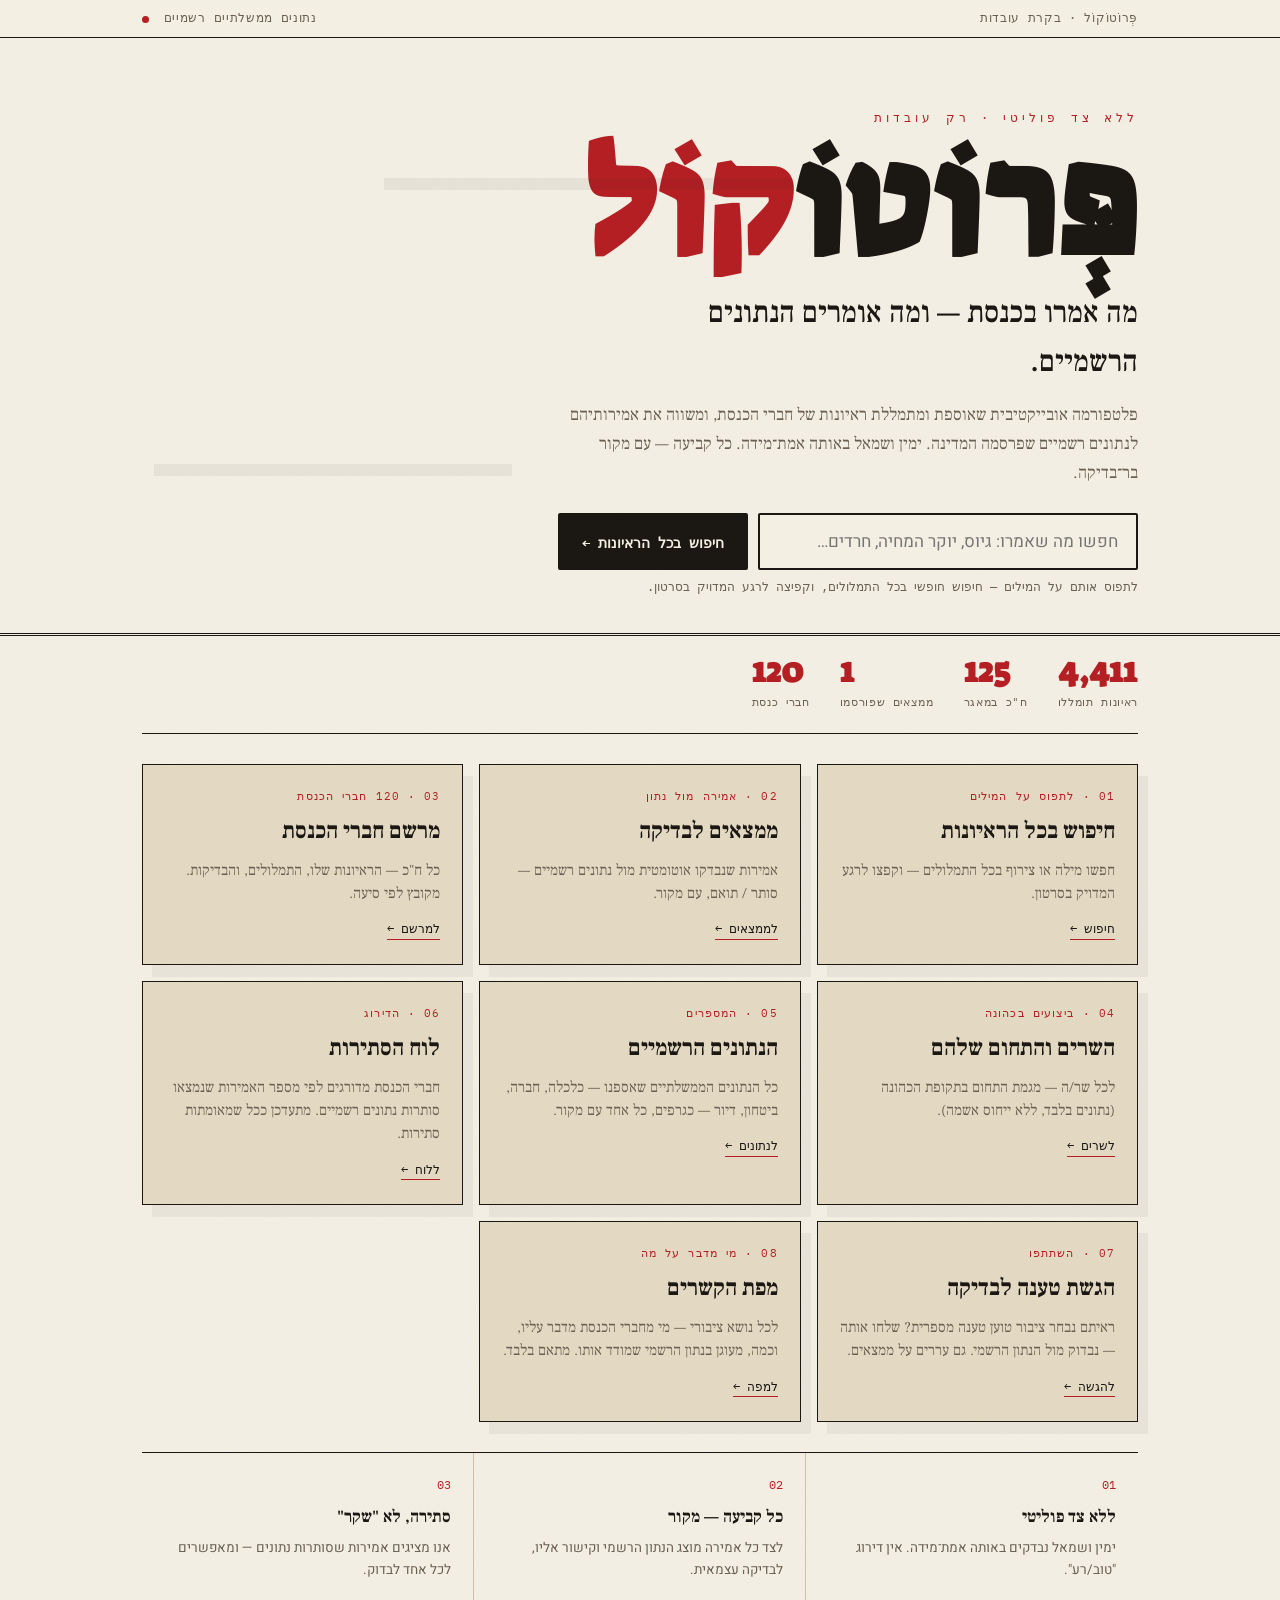
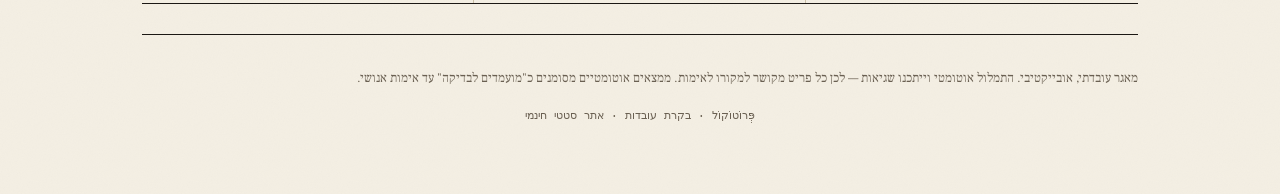
<file: docs/index.html>
<!DOCTYPE html>
<!-- פְּרוֹטוֹקוֹל · root redirect → the platform landing (home.html). This repo (protokol)
     is the fact-check platform, separate from the legacy OSINT scorecard. -->
<html lang="he" dir="rtl">
<head>
<meta charset="utf-8" />
<meta name="viewport" content="width=device-width, initial-scale=1" />
<title>פְּרוֹטוֹקוֹל</title>
<meta http-equiv="refresh" content="0; url=./home.html" />
<link rel="canonical" href="./home.html" />
<meta property="og:title" content="פְּרוֹטוֹקוֹל" />
<meta property="og:image" content="https://noamsolomon123.github.io/protokol/og.png" />
<meta property="og:image:width" content="1200" />
<meta property="og:image:height" content="630" />
<meta name="twitter:image" content="https://noamsolomon123.github.io/protokol/og.png" />
<meta property="og:description" content="מה אמרו בכנסת — ומה אומרים הנתונים הרשמיים. ללא צד פוליטי, כל קביעה ממקור." />
<link rel="icon" href="data:image/svg+xml,%3Csvg xmlns='http://www.w3.org/2000/svg' viewBox='0 0 100 100'%3E%3Crect width='100' height='100' rx='20' fill='%23b41f24'/%3E%3Cpath d='M27 52l16 16 30-37' fill='none' stroke='white' stroke-width='11' stroke-linecap='round' stroke-linejoin='round'/%3E%3C/svg%3E" />
<style>
  html,body{height:100%;margin:0;background:#f4efe3;color:#1b1814;font-family:system-ui,"Heebo",sans-serif;}
  .c{height:100%;display:flex;flex-direction:column;align-items:center;justify-content:center;gap:14px;text-align:center;padding:24px;}
  .m{font-family:"Suez One",serif;font-size:clamp(30px,7vw,52px);}
  a{color:#b41f24;font-size:18px;border-bottom:2px solid #b41f24;text-decoration:none;padding-bottom:2px;}
  .s{color:#6a6052;font-size:15px;}
</style>
</head>
<body>
  <div class="c">
    <div class="m">פְּרוֹטוֹקוֹל</div>
    <div class="s">מעבירים אתכם לעמוד הבית…</div>
    <a href="./home.html">כניסה לאתר →</a>
  </div>
  <script>location.replace('./home.html');</script>
</body>
</html>
</file>
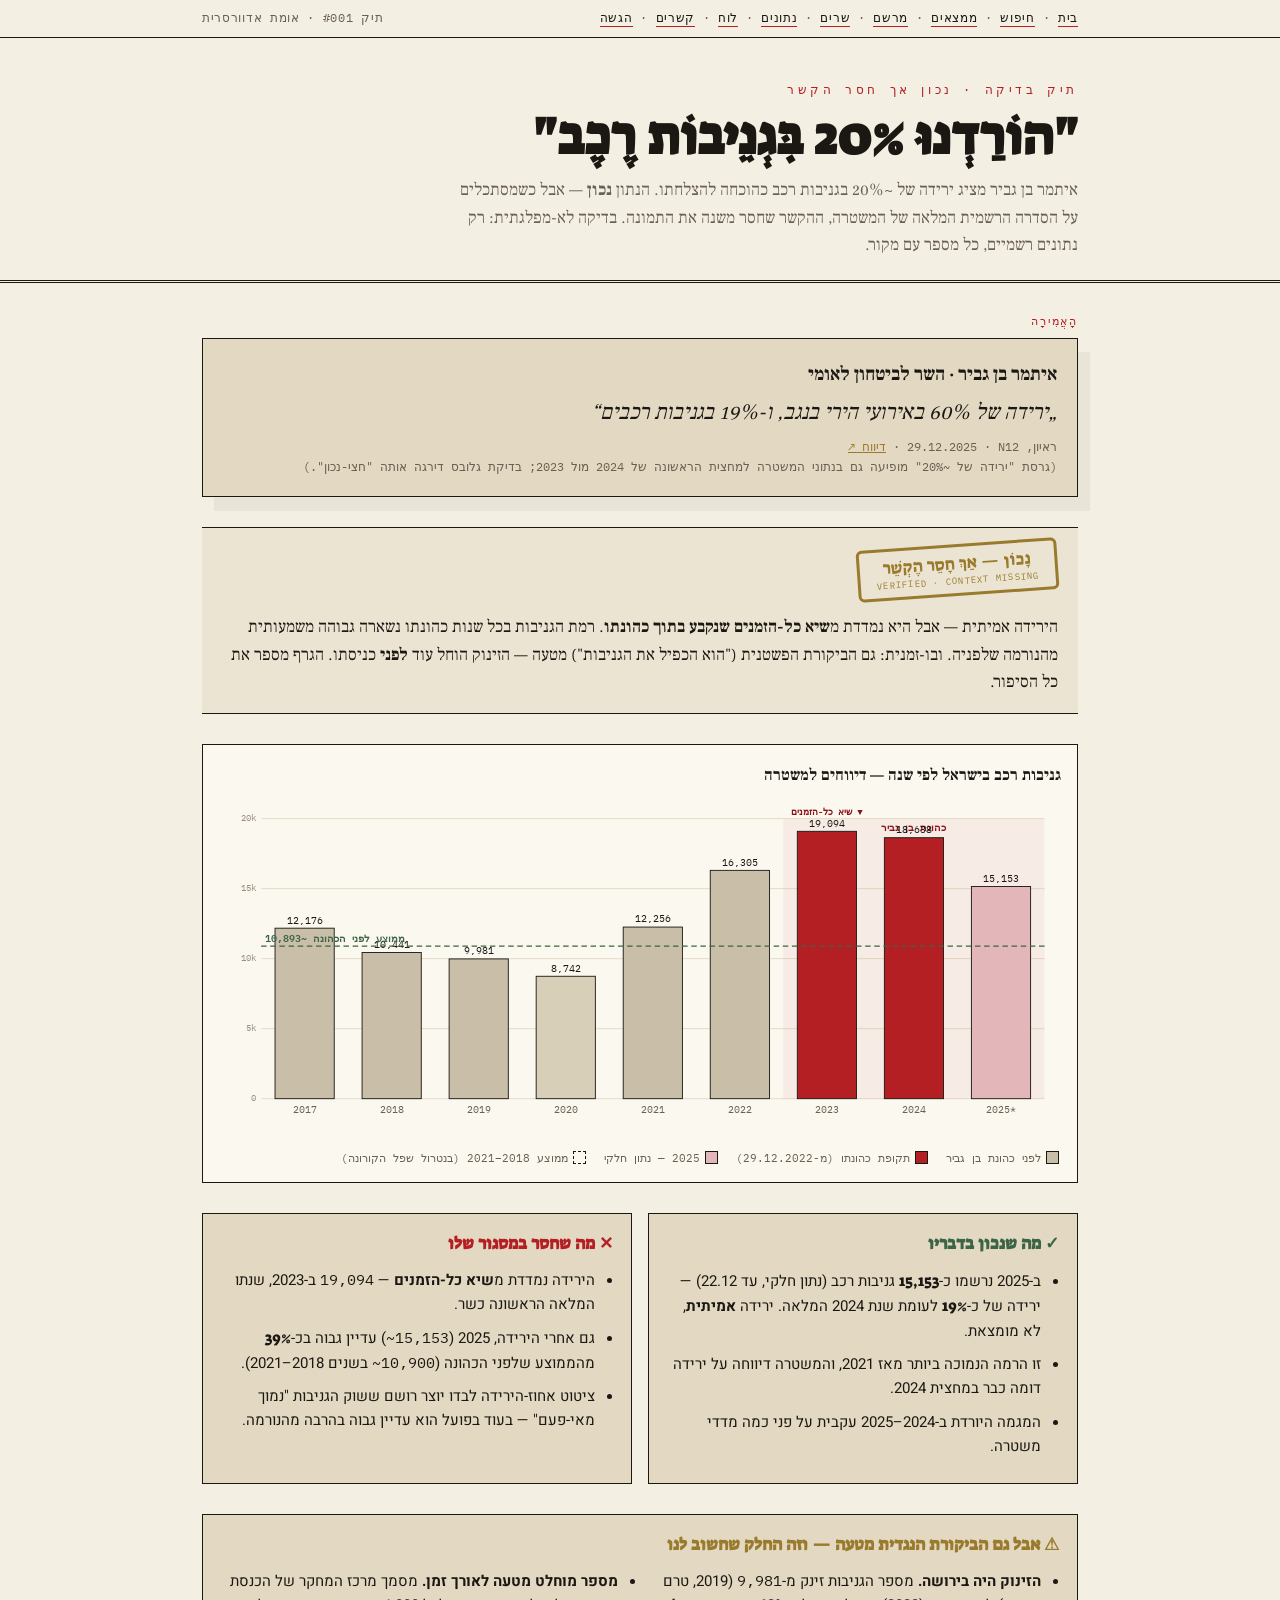
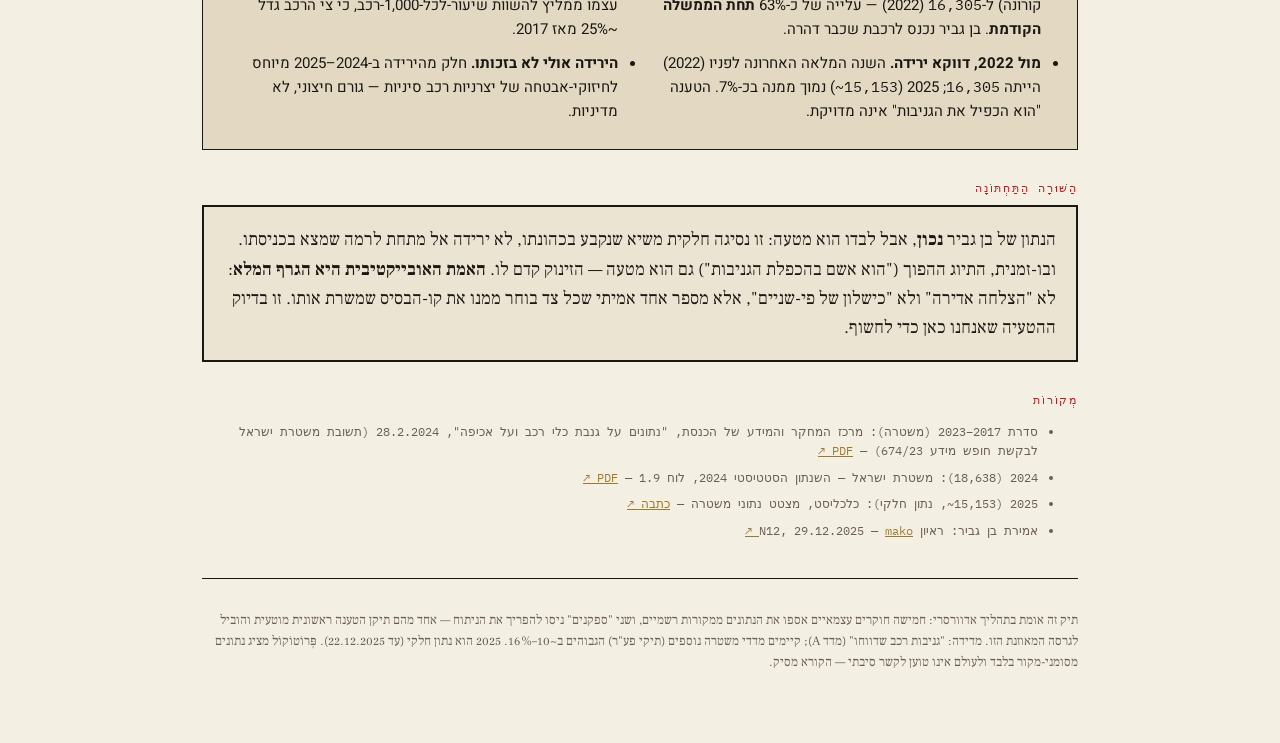
<file: docs/case-cartheft.html>
<!DOCTYPE html>
<!--
  פְּרוֹטוֹקוֹל · תיק בדיקה — flagship "missing-context" finding.
  Ben Gvir's -19/20% car-theft claim, checked against the full official Israel
  Police vehicle-theft series (2017-2025). Adversarially verified (workflow
  wf_c89831df-7e8). NON-PARTISAN: the number is true; the context is the story.
  Every figure links to an official source. This page is hand-built because the
  finding needs a time-series chart + a two-sided analysis the generic card can't show.
-->
<html lang="he" dir="rtl">
<head>
<meta charset="utf-8" />
<meta name="viewport" content="width=device-width, initial-scale=1, viewport-fit=cover" />
<title>פְּרוֹטוֹקוֹל · תיק — "ירדנו 20% בגניבות רכב"</title>
<meta name="description" content="בן גביר מתרברב בירידה של 20% בגניבות רכב. הנתון נכון — אבל הסדרה הרשמית המלאה מספרת סיפור אחר. בדיקה לא-מפלגתית עם מקורות." />
<meta property="og:title" content="פְּרוֹטוֹקוֹל · 'ירדנו 20% בגניבות רכב' — נכון, אבל חסר הקשר" />
<meta property="og:image" content="https://noamsolomon123.github.io/protokol/og.png" />
<meta property="og:image:width" content="1200" /><meta property="og:image:height" content="630" />
<meta name="twitter:image" content="https://noamsolomon123.github.io/protokol/og.png" />
<meta property="og:description" content="הנתון נכון — אבל נמדד מהשיא שנקבע בכהונתו. הסדרה הרשמית המלאה, עם תקופת הכהונה מסומנת." />
<meta property="og:type" content="article" />
<meta property="og:url" content="https://noamsolomon123.github.io/protokol/case-cartheft.html" />
<meta name="twitter:card" content="summary_large_image" />
<link rel="icon" href="data:image/svg+xml,%3Csvg xmlns='http://www.w3.org/2000/svg' viewBox='0 0 100 100'%3E%3Crect width='100' height='100' rx='20' fill='%23b41f24'/%3E%3Cpath d='M27 52l16 16 30-37' fill='none' stroke='white' stroke-width='11' stroke-linecap='round' stroke-linejoin='round'/%3E%3C/svg%3E" />
<link rel="preconnect" href="https://fonts.googleapis.com" /><link rel="preconnect" href="https://fonts.gstatic.com" crossorigin />
<link href="https://fonts.googleapis.com/css2?family=Frank+Ruhl+Libre:wght@400;500;700;900&family=Suez+One&family=Heebo:wght@300;400;500;700;800&family=IBM+Plex+Mono:wght@400;500;600&display=swap" rel="stylesheet" />
<style>
  :root{--paper:#f4efe3;--paper-2:#ece4d2;--paper-edge:#e3d9c2;--ink:#1b1814;--ink-soft:#6a6052;--ink-faint:#9a9080;--rule:#cbc0a8;--stamp:#b41f24;--stamp-deep:#8b1216;--true:#3c6446;--gold:#9a7b2e;--maxw:920px;}
  *{box-sizing:border-box;}
  body{margin:0;background:var(--paper);color:var(--ink);font-family:"Heebo",sans-serif;line-height:1.62;}
  ::selection{background:var(--stamp);color:var(--paper);} a{color:inherit;}
  .wrap{max-width:var(--maxw);margin:0 auto;padding:0 22px;}
  .num{font-family:"IBM Plex Mono",monospace;direction:ltr;unicode-bidi:isolate;}
  .filebar{border-bottom:1.5px solid var(--ink);background:var(--paper);position:sticky;top:0;z-index:40;}
  .filebar .wrap{display:flex;justify-content:space-between;align-items:center;gap:14px;padding:9px 22px;font-family:"IBM Plex Mono",monospace;font-size:11.5px;letter-spacing:.06em;color:var(--ink-soft);text-transform:uppercase;}
  .nav-link{text-decoration:none;color:var(--ink);border-bottom:1.5px solid var(--stamp);padding-bottom:1px;}
  header.mast{padding:42px 0 20px;border-bottom:3px double var(--ink);}
  .kicker{font-family:"IBM Plex Mono",monospace;font-size:12px;letter-spacing:.3em;color:var(--stamp);text-transform:uppercase;margin-bottom:12px;}
  .wordmark{font-family:"Suez One",serif;font-size:clamp(30px,5.4vw,52px);line-height:1.0;margin:0;}
  .standfirst{font-family:"Frank Ruhl Libre",serif;font-size:17px;color:var(--ink-soft);margin:14px 0 0;max-width:62ch;}
  section.block{margin:30px 0;}
  .lbl{font-family:"IBM Plex Mono",monospace;font-size:11px;letter-spacing:.16em;color:var(--stamp);text-transform:uppercase;display:block;margin:0 0 8px;}
  .claim{border:1.5px solid var(--ink);background:var(--paper-edge);box-shadow:12px 14px 0 rgba(27,24,20,.05);padding:20px;}
  .claim .who{font-family:"Frank Ruhl Libre",serif;font-weight:700;font-size:19px;margin-bottom:6px;}
  .quote{font-family:"Frank Ruhl Libre",serif;font-style:italic;font-size:22px;line-height:1.5;margin:0;}
  .quote::before{content:"\201E";}.quote::after{content:"\201C";}
  .src{font-family:"IBM Plex Mono",monospace;font-size:12px;color:var(--ink-soft);margin-top:8px;}
  .src a{color:var(--gold);}
  .verdict{display:flex;align-items:center;gap:18px;flex-wrap:wrap;border-block:1.5px solid var(--ink);background:var(--paper-2);padding:16px 20px;margin:26px 0;}
  .vstamp{font-family:"Suez One",serif;border:3px solid var(--gold);color:var(--gold);border-radius:6px;padding:8px 16px;text-align:center;transform:rotate(-4deg);line-height:1.04;flex:none;}
  .vstamp .m{font-size:17px;display:block;} .vstamp .s{font-family:"IBM Plex Mono",monospace;font-size:9px;letter-spacing:.14em;display:block;margin-top:3px;}
  .vtext{font-family:"Frank Ruhl Libre",serif;font-size:17px;}
  .chartcard{border:1.5px solid var(--ink);background:#fbf8f0;padding:18px 16px 10px;}
  .chartwrap{direction:ltr;width:100%;overflow-x:auto;}
  svg{width:100%;height:auto;display:block;font-family:"IBM Plex Mono",monospace;}
  .charttitle{font-family:"Frank Ruhl Libre",serif;font-weight:700;font-size:16px;margin:0 0 4px;}
  .legend{display:flex;gap:18px;flex-wrap:wrap;font-family:"IBM Plex Mono",monospace;font-size:11px;color:var(--ink-soft);margin:10px 2px 4px;}
  .legend i{display:inline-block;width:13px;height:13px;vertical-align:-2px;margin-inline-end:5px;border:1px solid var(--ink);}
  .cols{display:grid;grid-template-columns:1fr 1fr;gap:16px;}
  .panel{border:1.5px solid var(--ink);padding:16px 18px;background:var(--paper-edge);}
  .panel h3{font-family:"Suez One",serif;font-size:17px;margin:0 0 10px;}
  .panel.ok h3{color:var(--true);} .panel.gap h3{color:var(--stamp);} .panel.both h3{color:var(--gold);}
  .panel ul{margin:0;padding-inline-start:18px;} .panel li{margin:0 0 9px;font-size:15px;}
  .bignum{font-family:"Suez One",serif;font-size:1.05em;}
  .concl{border:2px solid var(--ink);background:var(--paper-2);padding:18px 20px;font-family:"Frank Ruhl Libre",serif;font-size:18px;}
  .srcs{font-family:"IBM Plex Mono",monospace;font-size:12px;color:var(--ink-soft);}
  .srcs li{margin:0 0 7px;} .srcs a{color:var(--gold);}
  footer{margin:38px 0 70px;padding-top:18px;border-top:1.5px solid var(--ink);font-family:"Frank Ruhl Libre",serif;font-size:13px;color:var(--ink-soft);}
  @media(max-width:680px){ .cols{grid-template-columns:1fr;} }
</style>
</head>
<body>
  <div class="filebar"><div class="wrap">
    <span><a class="nav-link" href="./home.html">בית</a> · <a class="nav-link" href="./search.html">חיפוש</a> · <a class="nav-link" href="./findings.html">ממצאים</a> · <a class="nav-link" href="./directory.html">מרשם</a> · <a class="nav-link" href="./ministers.html">שרים</a> · <a class="nav-link" href="./statistics.html">נתונים</a> · <a class="nav-link" href="./leaderboard.html">לוח</a> · <a class="nav-link" href="./connections.html">קשרים</a> · <a class="nav-link" href="./submit.html">הגשה</a></span>
    <span>תיק&nbsp;#001 · אומת אדוורסרית</span>
  </div></div>

  <header class="mast"><div class="wrap">
    <div class="kicker">תיק בדיקה · נכון אך חסר הקשר</div>
    <h1 class="wordmark">"הוֹרַדְנוּ 20% בִּגְנֵיבוֹת רֶכֶב"</h1>
    <p class="standfirst">איתמר בן גביר מציג ירידה של ~20% בגניבות רכב כהוכחה להצלחתו. הנתון <b>נכון</b> — אבל כשמסתכלים על הסדרה הרשמית המלאה של המשטרה, ההקשר שחסר משנה את התמונה. בדיקה לא-מפלגתית: רק נתונים רשמיים, כל מספר עם מקור.</p>
  </div></header>

  <div class="wrap">

    <section class="block">
      <span class="lbl">הָאֲמִירָה</span>
      <div class="claim">
        <div class="who">איתמר בן גביר · השר לביטחון לאומי</div>
        <p class="quote">ירידה של 60% באירועי הירי בנגב, ו-19% בגניבות רכבים</p>
        <div class="src">ראיון, N12 · <span class="num">29.12.2025</span> · <a href="https://www.mako.co.il/news-politics/2025_q4/Article-157cf4bb2d96b91026.htm" target="_blank" rel="noopener">דיווח ↗</a><br>
        (גרסת "ירידה של ~20%" מופיעה גם בנתוני המשטרה למחצית הראשונה של 2024 מול 2023; בדיקת גלובס דירגה אותה "חצי-נכון".)</div>
      </div>
    </section>

    <div class="verdict">
      <div class="vstamp"><span class="m">נָכוֹן — אַךְ חָסֵר הֶקְשֵׁר</span><span class="s">VERIFIED · CONTEXT MISSING</span></div>
      <div class="vtext">הירידה אמיתית — אבל היא נמדדת מ<b>שיא כל-הזמנים שנקבע בתוך כהונתו</b>. רמת הגניבות בכל שנות כהונתו נשארה גבוהה משמעותית מהנורמה שלפניה. ובו-זמנית: גם הביקורת הפשטנית ("הוא הכפיל את הגניבות") מטעה — הזינוק הוחל עוד <b>לפני</b> כניסתו. הגרף מספר את כל הסיפור.</div>
    </div>

    <section class="block">
      <div class="chartcard">
        <p class="charttitle">גניבות רכב בישראל לפי שנה — דיווחים למשטרה</p>
        <div class="chartwrap"><svg id="chart" viewBox="0 0 920 380" role="img" aria-label="גניבות רכב בישראל לפי שנה: 2017=12,176; 2018=10,441; 2019=9,981; 2020=8,742; 2021=12,256; 2022=16,305; 2023=19,094 (שיא); 2024=18,638; 2025≈15,153 (חלקי)"></svg>
          <noscript><p style="font-family:'IBM Plex Mono',monospace;font-size:13px;direction:ltr;text-align:right">2017: 12,176 · 2018: 10,441 · 2019: 9,981 · 2020: 8,742 · 2021: 12,256 · 2022: 16,305 · 2023: 19,094 (שיא) · 2024: 18,638 · 2025: ~15,153 (חלקי)</p></noscript></div>
        <div class="legend">
          <span><i style="background:#c9bfa8"></i>לפני כהונת בן גביר</span>
          <span><i style="background:#b41f24"></i>תקופת כהונתו (מ-29.12.2022)</span>
          <span><i style="background:#e3b7b9"></i>2025 — נתון חלקי</span>
          <span><i style="background:transparent;border-style:dashed"></i>ממוצע 2018–2021 (בנטרול שפל הקורונה)</span>
        </div>
      </div>
    </section>

    <section class="block">
      <div class="cols">
        <div class="panel ok">
          <h3>✓ מה שנכון בדבריו</h3>
          <ul>
            <li>ב-2025 נרשמו כ-<span class="bignum num">15,153</span> גניבות רכב (נתון חלקי, עד 22.12) — ירידה של כ-<span class="bignum num">19%</span> לעומת שנת 2024 המלאה. ירידה <b>אמיתית</b>, לא מומצאת.</li>
            <li>זו הרמה הנמוכה ביותר מאז 2021, והמשטרה דיווחה על ירידה דומה כבר במחצית 2024.</li>
            <li>המגמה היורדת ב-2024–2025 עקבית על פני כמה מדדי משטרה.</li>
          </ul>
        </div>
        <div class="panel gap">
          <h3>✕ מה שחסר במסגור שלו</h3>
          <ul>
            <li>הירידה נמדדת מ<b>שיא כל-הזמנים</b> — <span class="num">19,094</span> ב-2023, שנתו המלאה הראשונה כשר.</li>
            <li>גם אחרי הירידה, 2025 (<span class="num">~15,153</span>) עדיין גבוה בכ-<span class="bignum num">39%</span> מהממוצע שלפני הכהונה (<span class="num">~10,900</span> בשנים 2018–2021).</li>
            <li>ציטוט אחוז-הירידה לבדו יוצר רושם ששוק הגניבות "נמוך מאי-פעם" — בעוד בפועל הוא עדיין גבוה בהרבה מהנורמה.</li>
          </ul>
        </div>
      </div>
    </section>

    <section class="block">
      <div class="panel both">
        <h3>⚠ אבל גם הביקורת הנגדית מטעה — וזה החלק שחשוב לנו</h3>
        <ul style="columns:2;column-gap:26px;">
          <li><b>הזינוק היה בירושה.</b> מספר הגניבות זינק מ-<span class="num">9,981</span> (2019, טרם קורונה) ל-<span class="num">16,305</span> (2022) — עלייה של כ-63% <b>תחת הממשלה הקודמת</b>. בן גביר נכנס לרכבת שכבר דהרה.</li>
          <li><b>מול 2022, דווקא ירידה.</b> השנה המלאה האחרונה לפניו (2022) הייתה <span class="num">16,305</span>; 2025 (<span class="num">~15,153</span>) נמוך ממנה בכ-7%. הטענה "הוא הכפיל את הגניבות" אינה מדויקת.</li>
          <li><b>מספר מוחלט מטעה לאורך זמן.</b> מסמך מרכז המחקר של הכנסת עצמו ממליץ להשוות שיעור-לכל-1,000-רכב, כי צי הרכב גדל ~25% מאז 2017.</li>
          <li><b>הירידה אולי לא בזכותו.</b> חלק מהירידה ב-2024–2025 מיוחס לחיזוקי-אבטחה של יצרניות רכב סיניות — גורם חיצוני, לא מדיניות.</li>
        </ul>
      </div>
    </section>

    <section class="block">
      <span class="lbl">הַשּׁוּרָה הַתַּחְתּוֹנָה</span>
      <div class="concl">
        הנתון של בן גביר <b>נכון</b>, אבל לבדו הוא מטעה: זו נסיגה חלקית משיא שנקבע בכהונתו, לא ירידה אל מתחת לרמה שמצא בכניסתו. ובו-זמנית, התיוג ההפוך ("הוא אשם בהכפלת הגניבות") גם הוא מטעה — הזינוק קדם לו. <b>האמת האובייקטיבית היא הגרף המלא</b>: לא "הצלחה אדירה" ולא "כישלון של פי-שניים", אלא מספר אחד אמיתי שכל צד בוחר ממנו את קו-הבסיס שמשרת אותו. זו בדיוק ההטעיה שאנחנו כאן כדי לחשוף.
      </div>
    </section>

    <section class="block">
      <span class="lbl">מְקוֹרוֹת</span>
      <ul class="srcs">
        <li>סדרת 2017–2023 (משטרה): מרכז המחקר והמידע של הכנסת, "נתונים על גנבת כלי רכב ועל אכיפה", 28.2.2024 (תשובת משטרת ישראל לבקשת חופש מידע 674/23) — <a href="https://fs.knesset.gov.il/25/Committees/25_cs_mmm_4175820.pdf" target="_blank" rel="noopener">PDF ↗</a></li>
        <li>2024 (<span class="num">18,638</span>): משטרת ישראל — השנתון הסטטיסטי 2024, לוח 1.9 — <a href="https://www.gov.il/BlobFolder/reports/police_statistical_2024/he/%D7%A9%D7%A0%D7%AA%D7%95%D7%9F%20%D7%A1%D7%98%D7%98%D7%99%D7%A1%D7%98%D7%99%202024%20%D7%9E%D7%A9%D7%98%D7%A8%D7%AA%20%D7%99%D7%A9%D7%A8%D7%90%D7%9C%20%D7%9E%D7%95%D7%A0%D7%92%D7%A9.pdf" target="_blank" rel="noopener">PDF ↗</a></li>
        <li>2025 (<span class="num">~15,153</span>, נתון חלקי): כלכליסט, מצטט נתוני משטרה — <a href="https://www.calcalist.co.il/local_news/car/article/bkhzxv8x11g" target="_blank" rel="noopener">כתבה ↗</a></li>
        <li>אמירת בן גביר: ראיון N12, 29.12.2025 — <a href="https://www.mako.co.il/news-politics/2025_q4/Article-157cf4bb2d96b91026.htm" target="_blank" rel="noopener">mako ↗</a></li>
      </ul>
    </section>

    <footer>
      <p>תיק זה אומת בתהליך אדוורסרי: חמישה חוקרים עצמאיים אספו את הנתונים ממקורות רשמיים, ושני "ספקנים" ניסו להפריך את הניתוח — אחד מהם תיקן הטענה ראשונית מוטעית והוביל לגרסה המאוזנת הזו. מדידה: "גניבות רכב שדווחו" (מדד A); קיימים מדדי משטרה נוספים (תיקי פע"ר) הגבוהים ב~10–16%. 2025 הוא נתון חלקי (עד 22.12.2025). פְּרוֹטוֹקוֹל מציג נתונים מסומני-מקור בלבד ולעולם אינו טוען לקשר סיבתי — הקורא מסיק.</p>
    </footer>
  </div>

<script>
(function(){
  // Verified Israel-Police vehicle-theft series (see המקורות above).
  const data=[
    {y:2017,v:12176,t:'pre'},{y:2018,v:10441,t:'pre'},{y:2019,v:9981,t:'pre'},
    {y:2020,v:8742,t:'covid'},{y:2021,v:12256,t:'pre'},{y:2022,v:16305,t:'pre'},
    {y:2023,v:19094,t:'ten'},{y:2024,v:18638,t:'ten'},{y:2025,v:15153,t:'partial'}
  ];
  const W=920,H=380,padL=46,padR=18,padT=28,padB=46;
  const plotW=W-padL-padR, plotH=H-padT-padB, yMax=20000;
  const x=i=> padL + i*(plotW/data.length) + (plotW/data.length)*0.16;
  const bw=(plotW/data.length)*0.68;
  const yfn=v=> padT + plotH - (v/yMax)*plotH;
  const baseline=Math.round((10441+9981+12256)/3); // 2018,2019,2021 avg = 10893
  const fill={pre:'#c9bfa8',covid:'#d8cfb8',ten:'#b41f24',partial:'#e3b7b9'};
  let s='';
  // y gridlines
  [0,5000,10000,15000,20000].forEach(g=>{
    const yy=yfn(g);
    s+=`<line x1="${padL}" y1="${yy}" x2="${W-padR}" y2="${yy}" stroke="#e3d9c2" stroke-width="1"/>`;
    s+=`<text x="${padL-6}" y="${yy+3}" text-anchor="end" font-size="10" fill="#9a9080">${g/1000?g/1000+'k':'0'}</text>`;
  });
  // tenure shading (2023-2025 region)
  const tenX=x(6)-(plotW/data.length)*0.16;
  s+=`<rect x="${tenX}" y="${padT}" width="${W-padR-tenX}" height="${plotH}" fill="#b41f24" opacity="0.05"/>`;
  s+=`<text x="${(tenX+W-padR)/2}" y="${padT+13}" text-anchor="middle" font-size="10.5" fill="#8b1216" font-weight="600">כהונת בן גביר</text>`;
  // bars
  data.forEach((d,i)=>{
    const bx=x(i), by=yfn(d.v), bh=padT+plotH-by;
    s+=`<rect x="${bx}" y="${by}" width="${bw}" height="${bh}" fill="${fill[d.t]}" stroke="#1b1814" stroke-width="1"/>`;
    s+=`<text x="${bx+bw/2}" y="${by-5}" text-anchor="middle" font-size="10.5" fill="#1b1814">${d.v.toLocaleString('en-US')}</text>`;
    s+=`<text x="${bx+bw/2}" y="${H-padB+16}" text-anchor="middle" font-size="11" fill="#6a6052">${d.y}${d.t==='partial'?'*':''}</text>`;
  });
  // baseline dashed line + label
  const byl=yfn(baseline);
  s+=`<line x1="${padL}" y1="${byl}" x2="${W-padR}" y2="${byl}" stroke="#3c6446" stroke-width="1.5" stroke-dasharray="6 4"/>`;
  s+=`<text x="${padL+4}" y="${byl-5}" font-size="10.5" fill="#3c6446" font-weight="600">ממוצע לפני הכהונה ~${baseline.toLocaleString('en-US')}</text>`;
  // peak marker
  const pkx=x(6)+bw/2;
  s+=`<text x="${pkx}" y="${yfn(19094)-18}" text-anchor="middle" font-size="10" fill="#8b1216" font-weight="700">שיא כל-הזמנים ▼</text>`;
  document.getElementById('chart').innerHTML=s;
})();
</script>
</body>
</html>
</file>
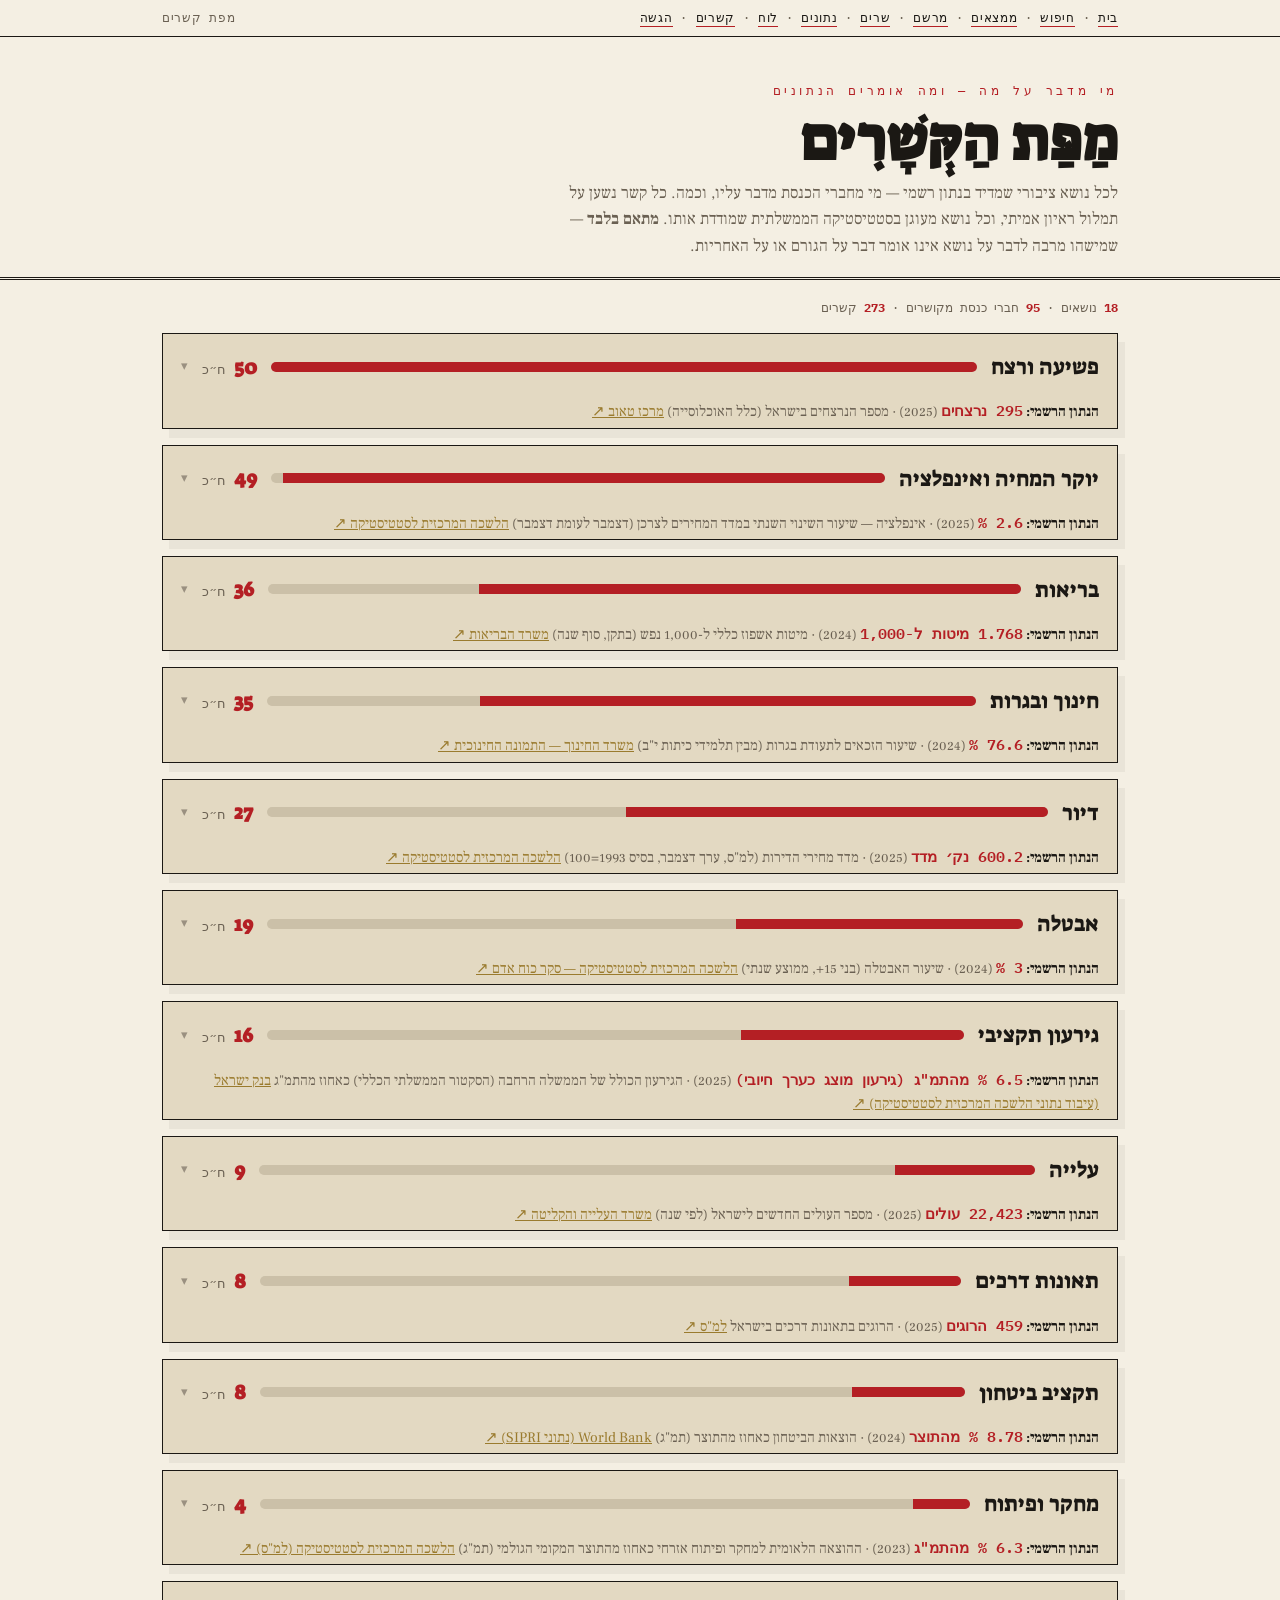
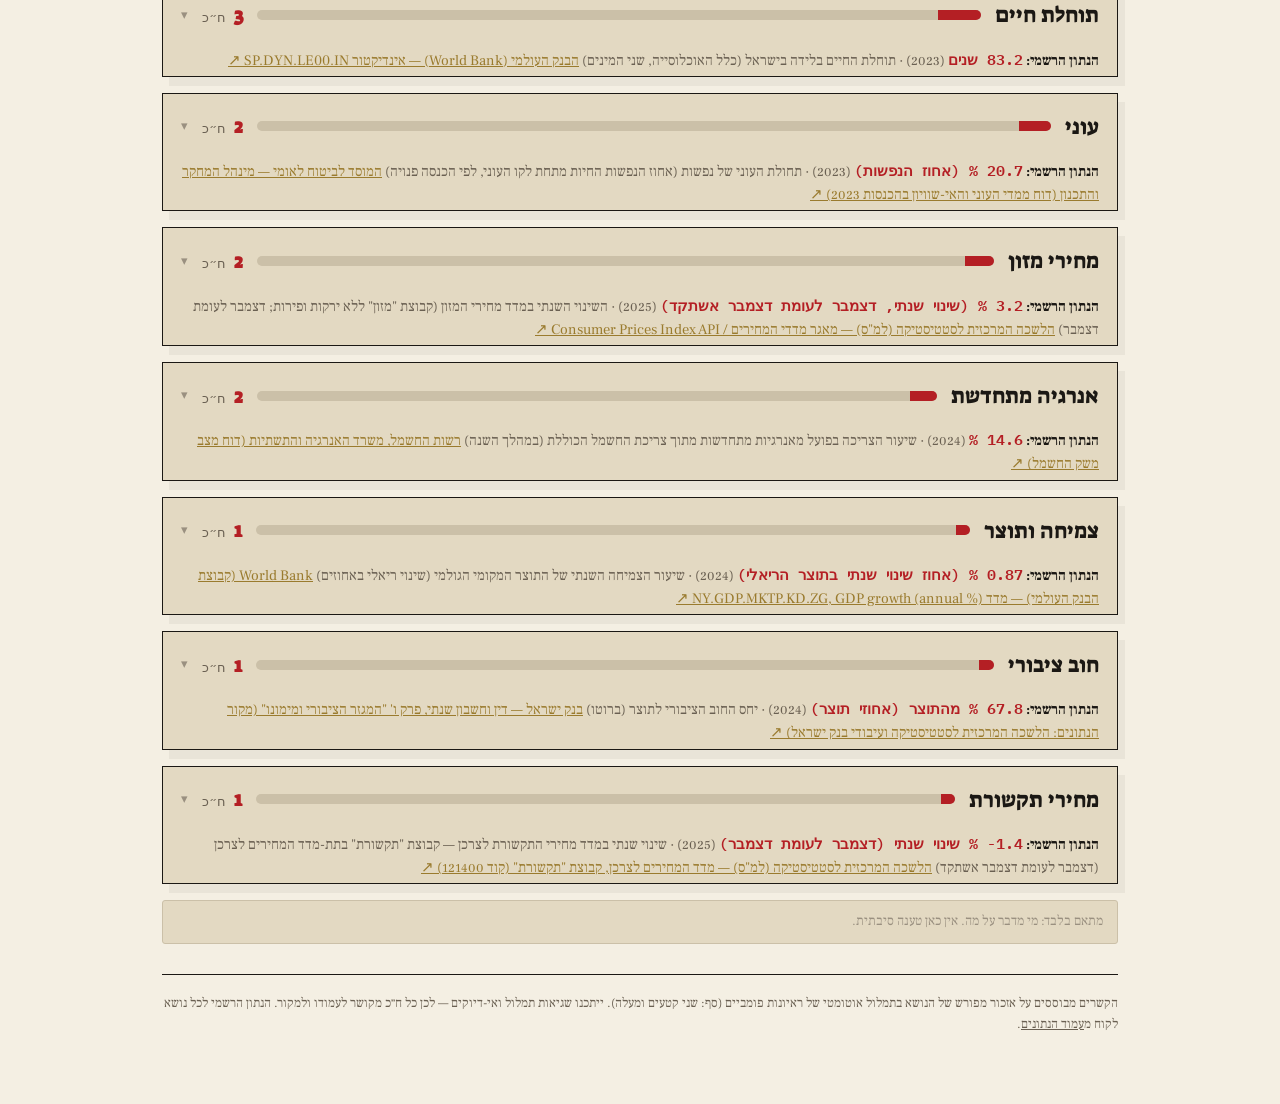
<file: docs/connections.html>
<!DOCTYPE html>
<!-- פְּרוֹטוֹקוֹל · מפת קשרים (F7) — sourced people↔topic↔official-stat graph. Correlation only. -->
<html lang="he" dir="rtl">
<head>
<meta charset="utf-8" /><meta name="viewport" content="width=device-width, initial-scale=1, viewport-fit=cover" />
<title>פְּרוֹטוֹקוֹל · מפת הקשרים</title>
<meta name="description" content="מי מדבר על מה — ומה אומרים הנתונים הרשמיים. מפה מקושרת בין חברי הכנסת, הנושאים, והסטטיסטיקה הרשמית שמודדת כל נושא. מתאם בלבד." />
<meta property="og:title" content="פְּרוֹטוֹקוֹל · מפת הקשרים" />
<meta property="og:image" content="https://noamsolomon123.github.io/protokol/og.png" />
<meta property="og:image:width" content="1200" />
<meta property="og:image:height" content="630" />
<meta name="twitter:image" content="https://noamsolomon123.github.io/protokol/og.png" />
<meta property="og:description" content="מי מדבר על מה — ומה אומרים הנתונים הרשמיים. מפה מקושרת: חברי כנסת ↔ נושאים ↔ סטטיסטיקה רשמית. מתאם בלבד, ללא טענה סיבתית." />
<meta property="og:type" content="website" />
<meta property="og:url" content="https://noamsolomon123.github.io/protokol/connections.html" />
<meta name="twitter:card" content="summary" />
<meta name="twitter:title" content="פְּרוֹטוֹקוֹל · מפת הקשרים" />
<meta name="twitter:description" content="מי מדבר על מה — ומה אומרים הנתונים הרשמיים. מתאם בלבד." />
<link rel="icon" href="data:image/svg+xml,%3Csvg xmlns='http://www.w3.org/2000/svg' viewBox='0 0 100 100'%3E%3Crect width='100' height='100' rx='20' fill='%23b41f24'/%3E%3Cpath d='M27 52l16 16 30-37' fill='none' stroke='white' stroke-width='11' stroke-linecap='round' stroke-linejoin='round'/%3E%3C/svg%3E" />
<link rel="preconnect" href="https://fonts.googleapis.com" /><link rel="preconnect" href="https://fonts.gstatic.com" crossorigin />
<link href="https://fonts.googleapis.com/css2?family=Frank+Ruhl+Libre:wght@400;500;700;900&family=Suez+One&family=Heebo:wght@300;400;500;700;800&family=IBM+Plex+Mono:wght@400;500;600&display=swap" rel="stylesheet" />
<style>
  :root{--paper:#f4efe3;--paper-edge:#e3d9c2;--ink:#1b1814;--ink-soft:#6a6052;--ink-faint:#9a9080;--rule:#cbc0a8;--stamp:#b41f24;--gold:#9a7b2e;--true:#3c6446;--maxw:1000px;}
  *{box-sizing:border-box;} body{margin:0;background:var(--paper);color:var(--ink);font-family:"Heebo",sans-serif;line-height:1.6;}
  ::selection{background:var(--stamp);color:var(--paper);} a{color:inherit;}
  .wrap{max-width:var(--maxw);margin:0 auto;padding:0 22px;} .num{font-family:"IBM Plex Mono",monospace;direction:ltr;unicode-bidi:isolate;}
  .filebar{border-bottom:1.5px solid var(--ink);background:var(--paper);position:sticky;top:0;z-index:40;}
  .filebar .wrap{display:flex;justify-content:space-between;align-items:center;gap:14px;padding:9px 22px;font-family:"IBM Plex Mono",monospace;font-size:11.5px;letter-spacing:.06em;color:var(--ink-soft);text-transform:uppercase;}
  .nav-link{text-decoration:none;color:var(--ink);border-bottom:1.5px solid var(--stamp);padding-bottom:1px;white-space:nowrap;}
  header.mast{padding:44px 0 18px;border-bottom:3px double var(--ink);}
  .kicker{font-family:"IBM Plex Mono",monospace;font-size:12px;letter-spacing:.3em;color:var(--stamp);text-transform:uppercase;margin-bottom:12px;}
  .wordmark{font-family:"Suez One",serif;font-size:clamp(32px,7vw,60px);line-height:.92;margin:0;}
  .standfirst{font-family:"Frank Ruhl Libre",serif;font-size:16.5px;color:var(--ink-soft);margin:12px 0 0;max-width:64ch;}
  .totals{font-family:"IBM Plex Mono",monospace;font-size:12px;color:var(--ink-soft);margin:18px 0 6px;}
  .totals b{color:var(--stamp);}
  .caution{font-family:"Frank Ruhl Libre",serif;font-size:13.5px;color:var(--ink-faint);background:var(--paper-edge);border:1px solid var(--rule);border-radius:3px;padding:10px 14px;margin:14px 0 0;}
  .topic{border:1.5px solid var(--ink);background:var(--paper-edge);margin:16px 0;box-shadow:7px 9px 0 rgba(27,24,20,.05);}
  .t-head{display:flex;align-items:center;gap:14px;padding:15px 18px;cursor:pointer;flex-wrap:wrap;}
  .t-head:hover{background:#efe7d4;}
  .t-name{font-family:"Suez One",serif;font-size:22px;}
  .t-bar{flex:1;min-width:120px;height:10px;background:var(--rule);border-radius:6px;overflow:hidden;}
  .t-bar i{display:block;height:100%;background:var(--stamp);}
  .t-cnt{font-family:"IBM Plex Mono",monospace;font-size:13px;color:var(--ink-soft);}
  .t-cnt b{font-family:"Suez One",serif;font-size:20px;color:var(--stamp);}
  .t-stat{padding:0 18px 4px;font-family:"Frank Ruhl Libre",serif;font-size:14.5px;color:var(--ink-soft);}
  .t-stat b{color:var(--ink);} .t-stat .v{font-family:"IBM Plex Mono",monospace;color:var(--stamp);font-weight:600;}
  .t-stat a{color:var(--gold);}
  .t-body{display:none;padding:6px 18px 18px;border-top:1px solid var(--rule);}
  .topic.open .t-body{display:block;}
  .chev{font-family:"IBM Plex Mono",monospace;color:var(--ink-faint);font-size:13px;}
  .mks{display:flex;flex-wrap:wrap;gap:7px;margin-top:10px;}
  .mk{display:inline-flex;align-items:center;gap:6px;text-decoration:none;border:1.3px solid var(--rule);background:var(--paper);border-radius:20px;padding:4px 11px;font-size:13.5px;transition:all .12s;}
  .mk:hover{border-color:var(--stamp);transform:translateY(-1px);}
  .mk .w{font-family:"IBM Plex Mono",monospace;font-size:10.5px;color:var(--paper);background:var(--ink-soft);border-radius:10px;padding:0 6px;}
  .mk .pp{font-size:11px;color:var(--ink-faint);}
  .state{font-family:"Frank Ruhl Libre",serif;font-size:17px;color:var(--ink-soft);padding:36px 8px;}
  footer{margin:30px 0 70px;padding-top:18px;border-top:1.5px solid var(--ink);font-family:"Frank Ruhl Libre",serif;font-size:13px;color:var(--ink-soft);}
</style>
</head>
<body>
  <div class="filebar"><div class="wrap">
    <span><a class="nav-link" href="./home.html">בית</a> · <a class="nav-link" href="./search.html">חיפוש</a> · <a class="nav-link" href="./findings.html">ממצאים</a> · <a class="nav-link" href="./directory.html">מרשם</a> · <a class="nav-link" href="./ministers.html">שרים</a> · <a class="nav-link" href="./statistics.html">נתונים</a> · <a class="nav-link" href="./leaderboard.html">לוח</a> · <a class="nav-link" href="./connections.html">קשרים</a> · <a class="nav-link" href="./submit.html">הגשה</a></span>
    <span>מפת קשרים</span>
  </div></div>
  <header class="mast"><div class="wrap">
    <div class="kicker">מי מדבר על מה — ומה אומרים הנתונים</div>
    <h1 class="wordmark">מַפַּת הַקְּשָׁרִים</h1>
    <p class="standfirst">לכל נושא ציבורי שמדיד בנתון רשמי — מי מחברי הכנסת מדבר עליו, וכמה. כל קשר נשען על תמלול ראיון אמיתי, וכל נושא מעוגן בסטטיסטיקה הממשלתית שמודדת אותו. <b>מתאם בלבד</b> — שמישהו מרבה לדבר על נושא אינו אומר דבר על הגורם או על האחריות.</p>
  </div></header>
  <div class="wrap">
    <div class="totals" id="totals">טוען…</div>
    <div id="list"></div>
    <div class="caution" id="caution"></div>
    <footer>הקשרים מבוססים על אזכור מפורש של הנושא בתמלול אוטומטי של ראיונות פומביים (סף: שני קטעים ומעלה). ייתכנו שגיאות תמלול ואי-דיוקים — לכן כל ח״כ מקושר לעמודו ולמקור. הנתון הרשמי לכל נושא לקוח מ<a href="./statistics.html">עמוד הנתונים</a>.</footer>
  </div>
<script>
const esc=t=>(t==null?'':String(t)).replace(/&/g,'&amp;').replace(/</g,'&lt;').replace(/>/g,'&gt;');
const heb=n=>(n==null?'':Number(n).toLocaleString('he-IL'));
fetch('data/connections.json',{cache:'no-store'}).then(r=>r.json()).then(d=>{
  const tp=(d.topics||[]).filter(t=>t.mk_count>0);
  const maxc=Math.max(1,...tp.map(t=>t.mk_count));
  document.getElementById('totals').innerHTML =
    `<b>${tp.length}</b> נושאים · <b>${d.totals.mks_connected}</b> חברי כנסת מקושרים · <b>${heb(d.totals.edges)}</b> קשרים`;
  document.getElementById('caution').textContent = d.note || '';
  document.getElementById('list').innerHTML = tp.map((t,i)=>{
    const st=t.latest||{}, src=t.source||{};
    const statline = (st.value!=null)
      ? `<b>הנתון הרשמי:</b> <span class="v">${esc(heb(st.value))} ${esc(t.unit||'')}</span> (${esc(st.year||'')}) · ${esc(t.official_label||'')} ${src.url?`<a href="${esc(src.url)}" target="_blank" rel="noopener">${esc(src.org||'מקור')} ↗</a>`:''}`
      : '<b>הנתון הרשמי:</b> —';
    const mks = (t.mks||[]).map(m=>
      `<a class="mk" href="mk.html?id=${m.person_id}" title="מוזכר ב-${m.weight} קטעי תמלול">
         <span>${esc(m.name)}</span><span class="pp">${esc(m.party||'')}</span><span class="w">${m.weight}</span></a>`
    ).join('');
    return `<div class="topic" data-i="${i}">
      <div class="t-head" onclick="this.parentNode.classList.toggle('open')">
        <span class="t-name">${esc(t.label)}</span>
        <span class="t-bar"><i style="width:${Math.round(100*t.mk_count/maxc)}%"></i></span>
        <span class="t-cnt"><b>${t.mk_count}</b> ח״כ</span>
        <span class="chev">▾</span>
      </div>
      <div class="t-stat">${statline}</div>
      <div class="t-body"><div class="mks">${mks||'<span class="state">—</span>'}</div></div>
    </div>`;
  }).join('') || '<div class="state">אין עדיין נתוני קשרים.</div>';
}).catch(()=>{ document.getElementById('totals').textContent='שגיאה בטעינת הקשרים.'; });
</script>
</body>
</html>
</file>
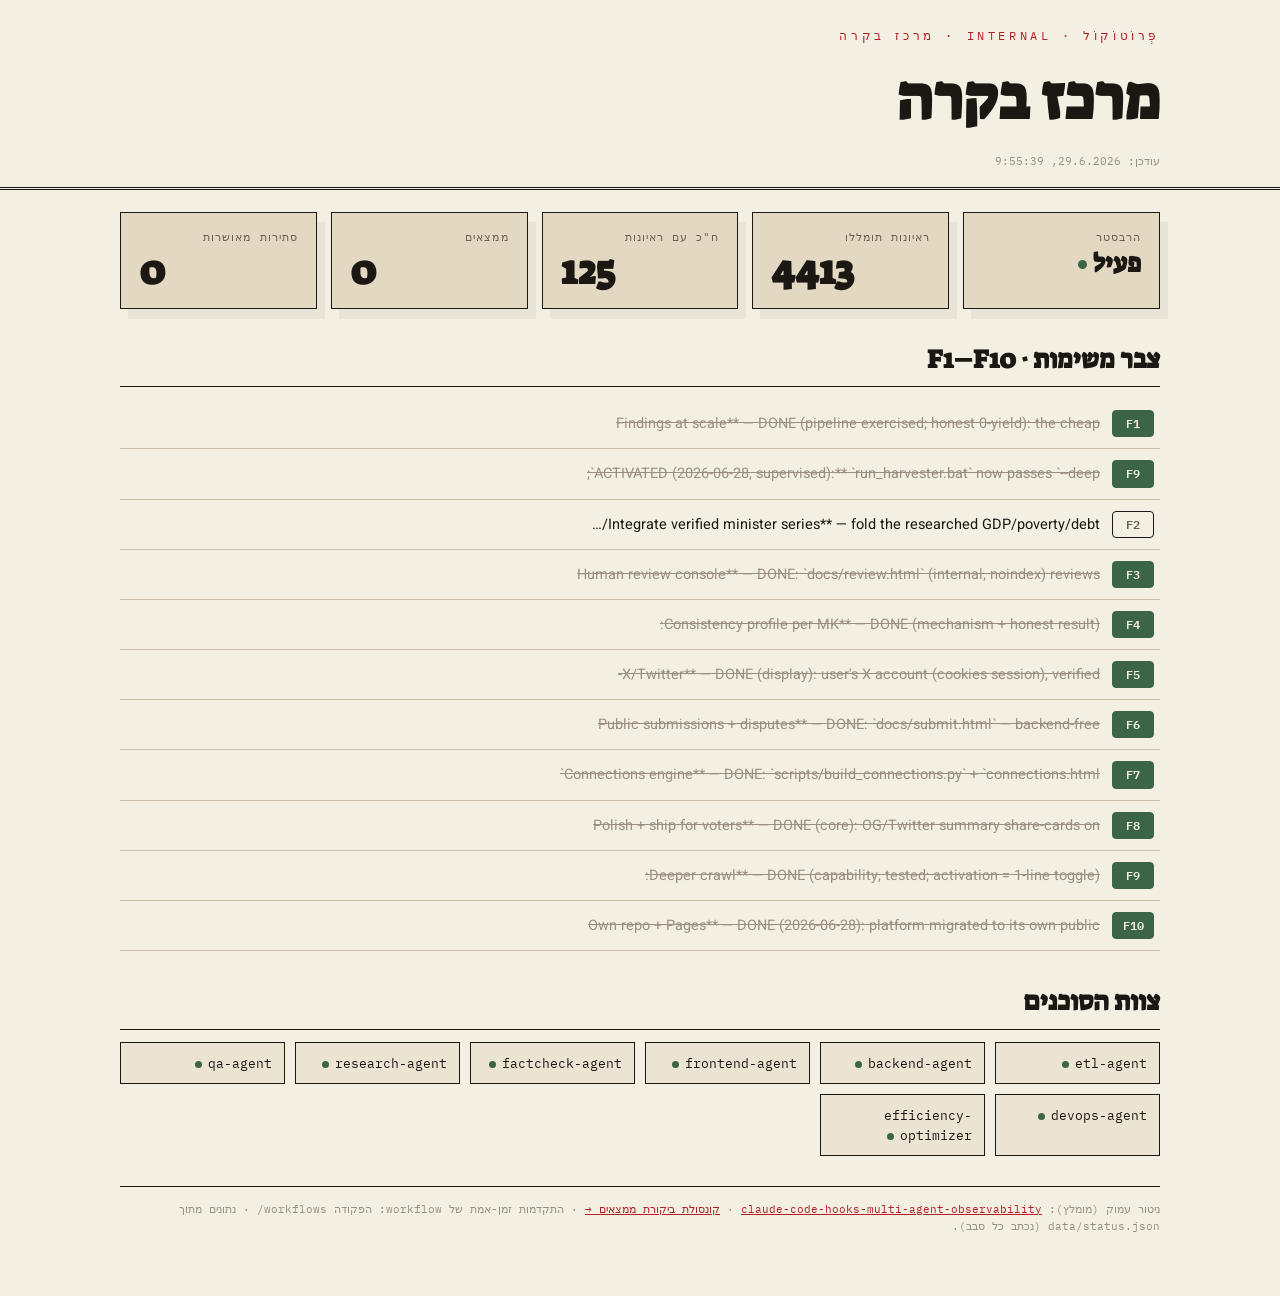
<file: docs/control.html>
<!DOCTYPE html>
<!-- מרכז בקרה · mission-control board for the agent org + pipeline. Reads data/status.json. -->
<html lang="he" dir="rtl">
<head>
<meta charset="utf-8" /><meta name="viewport" content="width=device-width, initial-scale=1" />
<title>פְּרוֹטוֹקוֹל · מרכז בקרה</title>
<link rel="icon" href="data:image/svg+xml,%3Csvg xmlns='http://www.w3.org/2000/svg' viewBox='0 0 100 100'%3E%3Crect width='100' height='100' rx='20' fill='%23b41f24'/%3E%3Cpath d='M27 52l16 16 30-37' fill='none' stroke='white' stroke-width='11' stroke-linecap='round' stroke-linejoin='round'/%3E%3C/svg%3E" />
<link href="https://fonts.googleapis.com/css2?family=Suez+One&family=Heebo:wght@300;400;500;700;800&family=IBM+Plex+Mono:wght@400;500;600&display=swap" rel="stylesheet" />
<style>
  :root{--paper:#f4efe3;--paper-2:#ece4d2;--edge:#e3d9c2;--ink:#1b1814;--soft:#6a6052;--faint:#9a9080;--rule:#cbc0a8;--stamp:#b41f24;--ok:#3c6446;}
  *{box-sizing:border-box;} body{margin:0;background:var(--paper);color:var(--ink);font-family:"Heebo",sans-serif;line-height:1.6;}
  .num{font-family:"IBM Plex Mono",monospace;direction:ltr;unicode-bidi:isolate;}
  .wrap{max-width:1080px;margin:0 auto;padding:0 20px;}
  header{border-bottom:3px double var(--ink);padding:26px 0 16px;}
  .kick{font-family:"IBM Plex Mono",monospace;font-size:12px;letter-spacing:.3em;color:var(--stamp);text-transform:uppercase;}
  h1{font-family:"Suez One",serif;font-size:clamp(34px,7vw,60px);margin:6px 0 0;}
  .upd{font-family:"IBM Plex Mono",monospace;font-size:11px;color:var(--faint);margin-top:6px;}
  .grid{display:grid;grid-template-columns:repeat(auto-fit,minmax(190px,1fr));gap:14px;margin:22px 0;}
  .card{border:1.5px solid var(--ink);background:var(--edge);padding:16px 18px;box-shadow:8px 10px 0 rgba(27,24,20,.05);}
  .card .lbl{font-family:"IBM Plex Mono",monospace;font-size:10.5px;letter-spacing:.1em;color:var(--soft);text-transform:uppercase;}
  .card b{font-family:"Suez One",serif;font-size:40px;line-height:1.05;display:block;margin-top:4px;}
  .dot{display:inline-block;width:9px;height:9px;border-radius:50%;vertical-align:middle;margin-inline-start:6px;}
  .dot.on{background:var(--ok);animation:blink 2s steps(2) infinite;} .dot.off{background:var(--stamp);}
  @keyframes blink{50%{opacity:.3;}}
  h2{font-family:"Suez One",serif;font-size:26px;margin:30px 0 12px;border-bottom:1.5px solid var(--ink);padding-bottom:6px;}
  .feat{display:flex;align-items:center;gap:12px;padding:11px 6px;border-bottom:1px solid var(--rule);}
  .chip{font-family:"IBM Plex Mono",monospace;font-size:12px;font-weight:600;border:1.4px solid var(--ink);border-radius:4px;padding:3px 8px;min-width:42px;text-align:center;}
  .chip.done{background:var(--ok);color:var(--paper);border-color:var(--ok);}
  .chip.todo{background:transparent;color:var(--soft);}
  .feat .t{font-size:14.5px;} .feat .t.done{color:var(--faint);text-decoration:line-through;}
  .agents{display:grid;grid-template-columns:repeat(auto-fill,minmax(165px,1fr));gap:10px;}
  .ag{border:1.4px solid var(--ink);background:var(--paper-2);padding:10px 12px;font-family:"IBM Plex Mono",monospace;font-size:12.5px;}
  .ag .s{display:inline-block;width:7px;height:7px;border-radius:50%;background:var(--ok);margin-inline-start:6px;}
  footer{margin:30px 0 60px;font-family:"IBM Plex Mono",monospace;font-size:11px;color:var(--faint);border-top:1.5px solid var(--ink);padding-top:14px;}
  a{color:var(--stamp);}
</style>
</head>
<body>
  <header><div class="wrap">
    <div class="kick">פְּרוֹטוֹקוֹל · INTERNAL · מרכז בקרה</div>
    <h1>מרכז בקרה</h1>
    <div class="upd" id="upd">טוען…</div>
  </div></header>
  <div class="wrap">
    <div class="grid" id="stats"></div>
    <h2>צבר משימות · F1–F10</h2>
    <div id="backlog"></div>
    <h2>צוות הסוכנים</h2>
    <div class="agents" id="agents"></div>
    <footer>
      ניטור עמוק (מומלץ): <a href="https://github.com/disler/claude-code-hooks-multi-agent-observability" target="_blank">claude-code-hooks-multi-agent-observability</a> ·
      <a href="./review.html">קונסולת ביקורת ממצאים →</a> ·
      התקדמות זמן-אמת של workflow: הפקודה <span class="num">/workflows</span> ·
      נתונים מתוך <span class="num">data/status.json</span> (נכתב כל סבב).
    </footer>
  </div>
<script>
function card(lbl, val, extra){ return `<div class="card"><div class="lbl">${lbl}</div><b class="num">${val}${extra||''}</b></div>`; }
async function load(){
  let s; try{ s = await (await fetch('data/status.json',{cache:'no-store'})).json(); }
  catch(e){ document.getElementById('upd').textContent='status.json עדיין לא נוצר — הרץ scripts/write_status.py'; return; }
  const h=s.harvester||{}, c=s.corpus||{}, f=s.findings||{};
  document.getElementById('upd').textContent = 'עודכן: '+ new Date(s.generated_at).toLocaleString('he-IL');
  document.getElementById('stats').innerHTML =
    `<div class="card"><div class="lbl">הרבסטר</div><b style="font-size:26px">${h.active?'פעיל':'מושבת'}<span class="dot ${h.active?'on':'off'}"></span></b></div>`
    + card('ראיונות תומללו', c.transcripts ?? h.transcribed ?? 0)
    + card('ח"כ עם ראיונות', c.mks_with_interviews ?? 0)
    + card('ממצאים', f.total ?? 0)
    + card('סתירות מאושרות', f.contradicted ?? 0);
  const bl=s.backlog||[];
  document.getElementById('backlog').innerHTML = bl.length ? bl.map(b=>
    `<div class="feat"><span class="chip ${b.done?'done':'todo'}">${b.id}</span><span class="t ${b.done?'done':''}">${b.label.replace(/^F\d+\s*[—-]?\s*/,'')}</span></div>`
  ).join('') : '<div class="feat">—</div>';
  document.getElementById('agents').innerHTML = (s.agents||[]).map(a=>`<div class="ag">${a}<span class="s"></span></div>`).join('');
}
load(); setInterval(load, 30000);
</script>
</body>
</html>
</file>
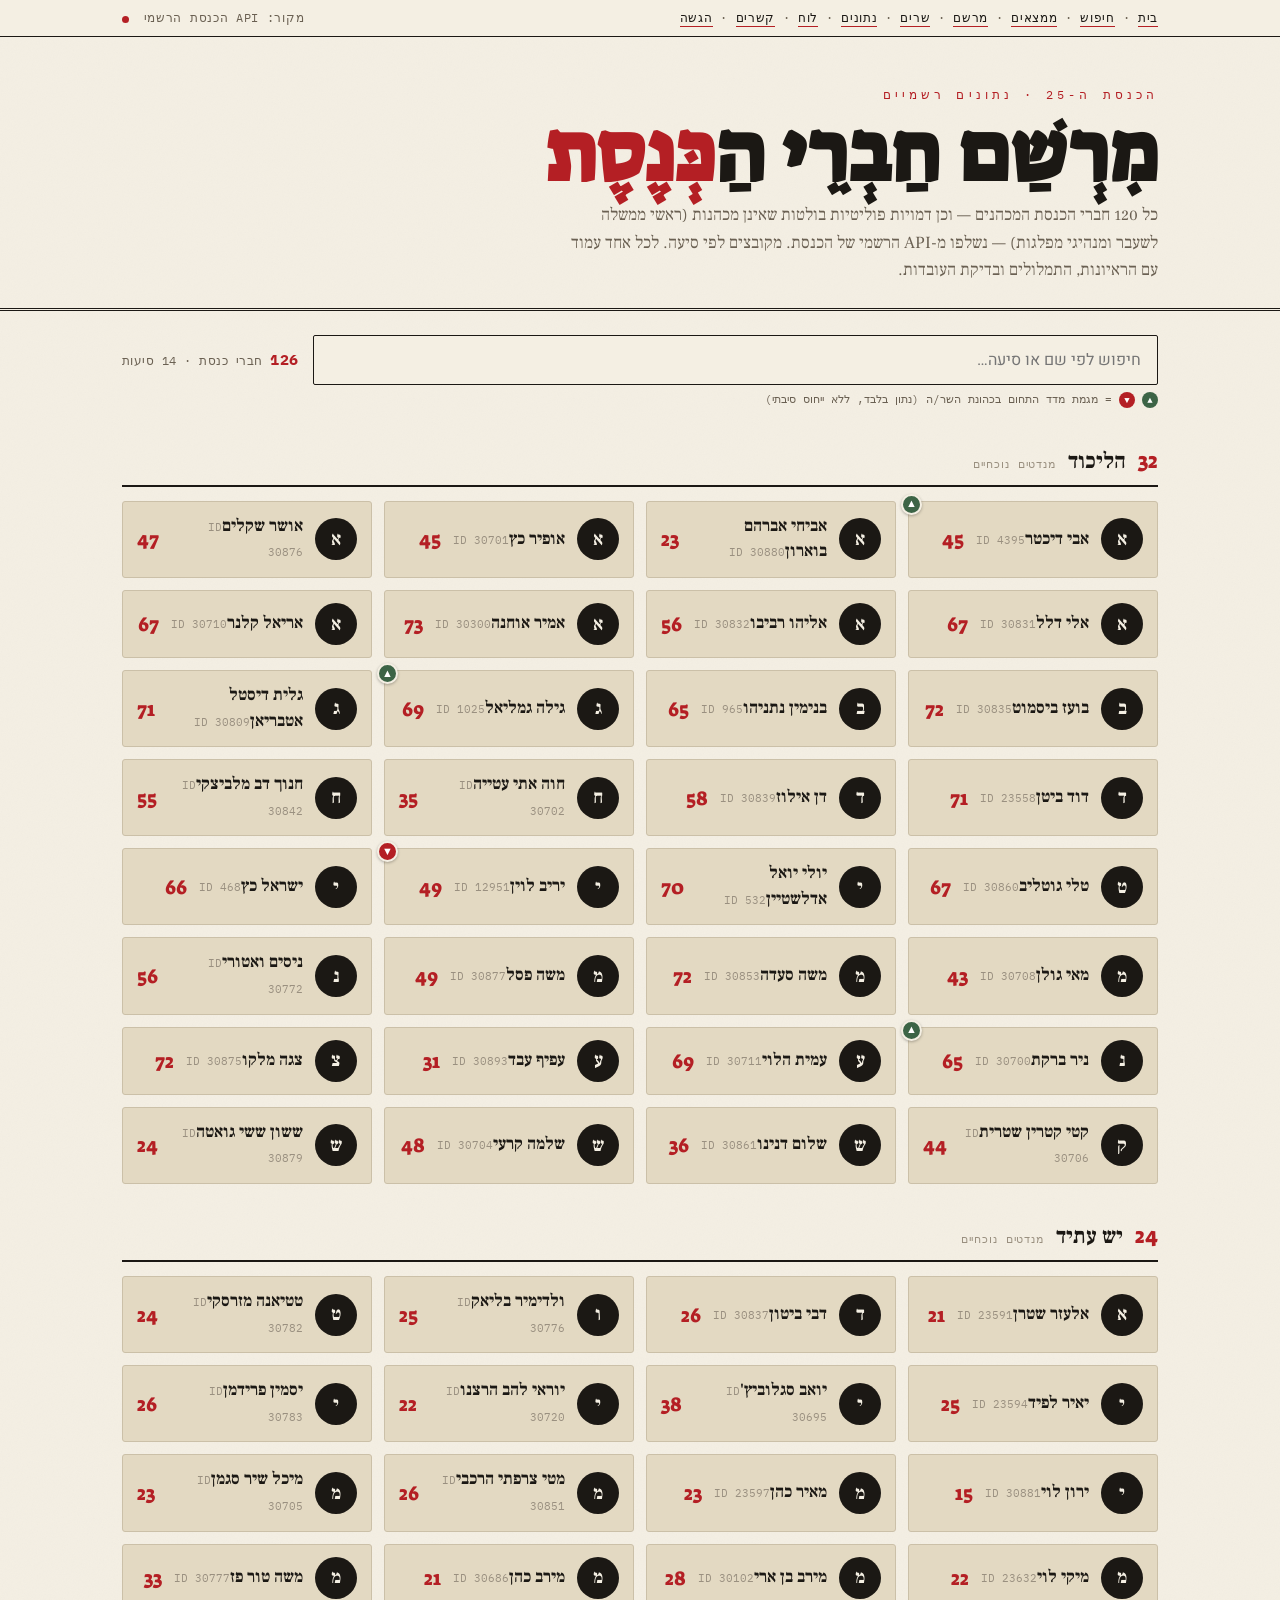
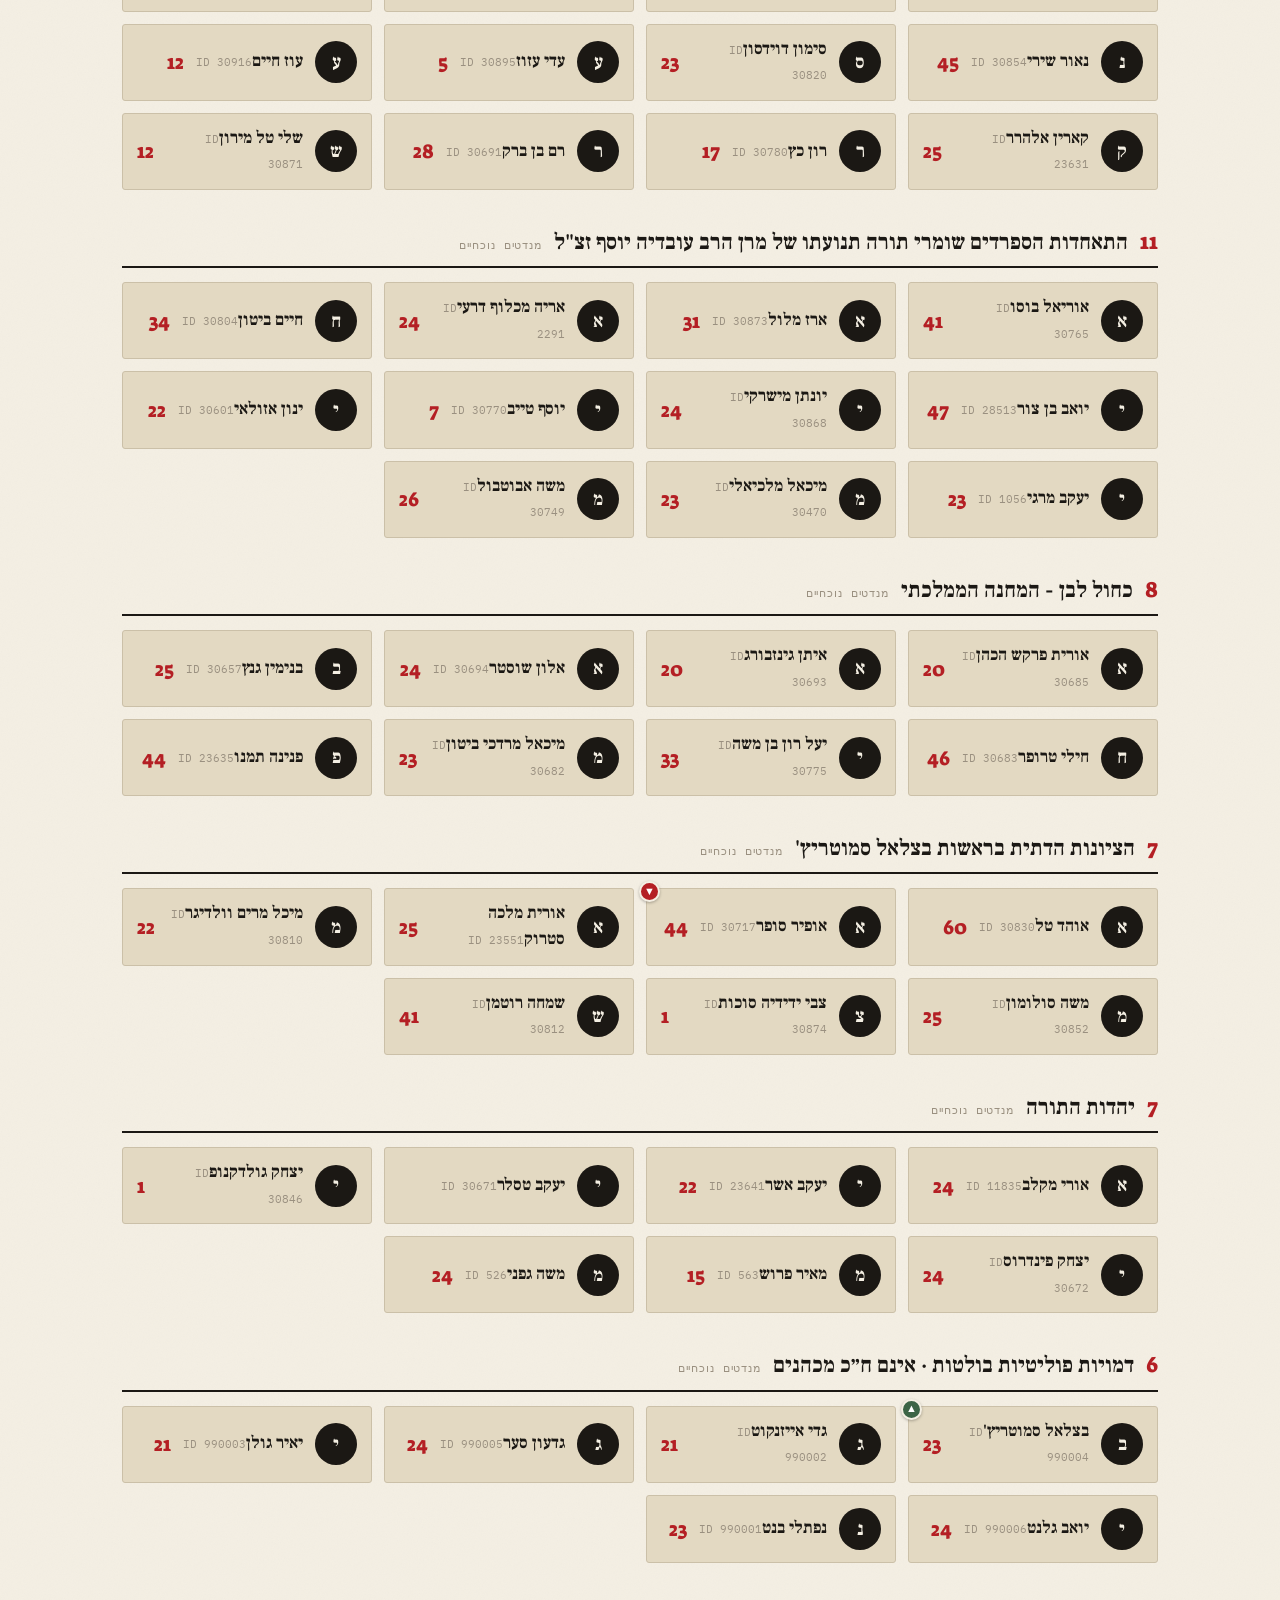
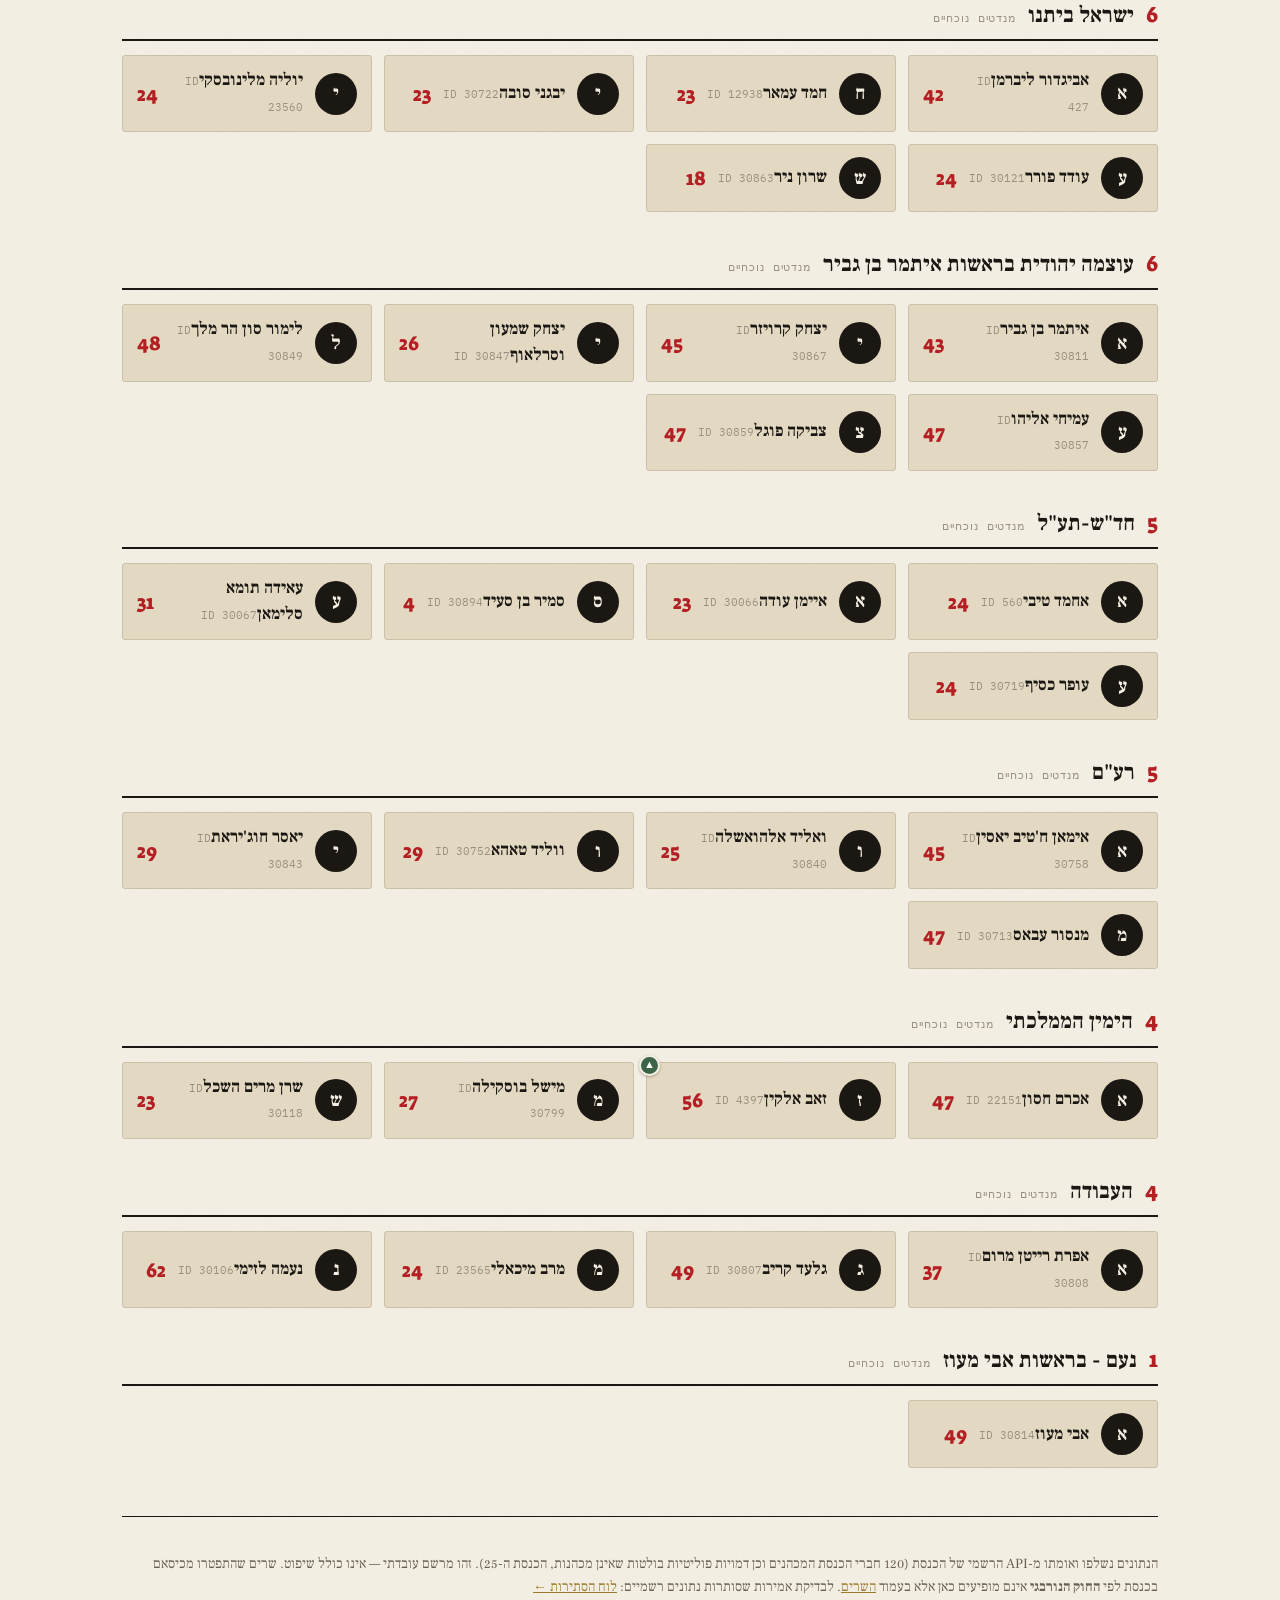
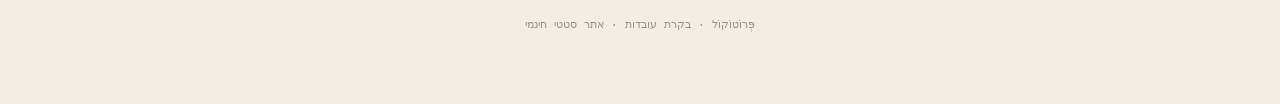
<file: docs/directory.html>
<!DOCTYPE html>
<!--
  פְּרוֹטוֹקוֹל · מרשם חברי הכנסת — real, browsable directory of the 120 sitting MKs.
  Reads data/mk_index.json (real data from the official Knesset OData API).
  Self-contained, RTL, "Forensic Dossier" aesthetic, free static on Pages.
-->
<html lang="he" dir="rtl">
<head>
<meta charset="utf-8" />
<meta name="viewport" content="width=device-width, initial-scale=1, viewport-fit=cover" />
<title>פְּרוֹטוֹקוֹל · מרשם חברי הכנסת</title>
<meta name="description" content="כל ח״כ — הראיונות, התמלולים והבדיקות שלו, מקובץ לפי סיעה. ללא צד פוליטי." />
<meta property="og:title" content="פְּרוֹטוֹקוֹל · מרשם חברי הכנסת" />
<meta property="og:image" content="https://noamsolomon123.github.io/protokol/og.png" />
<meta property="og:image:width" content="1200" />
<meta property="og:image:height" content="630" />
<meta name="twitter:image" content="https://noamsolomon123.github.io/protokol/og.png" />
<meta property="og:description" content="כל ח״כ — הראיונות, התמלולים והבדיקות שלו, מקובץ לפי סיעה. ללא צד פוליטי." />
<meta property="og:type" content="website" />
<meta property="og:url" content="https://noamsolomon123.github.io/protokol/directory.html" />
<meta name="twitter:card" content="summary" />
<meta name="twitter:title" content="פְּרוֹטוֹקוֹל · מרשם חברי הכנסת" />
<meta name="twitter:description" content="כל ח״כ — הראיונות, התמלולים והבדיקות שלו, מקובץ לפי סיעה. ללא צד פוליטי." />
<link rel="icon" href="data:image/svg+xml,%3Csvg xmlns='http://www.w3.org/2000/svg' viewBox='0 0 100 100'%3E%3Crect width='100' height='100' rx='20' fill='%23b41f24'/%3E%3Cpath d='M27 52l16 16 30-37' fill='none' stroke='white' stroke-width='11' stroke-linecap='round' stroke-linejoin='round'/%3E%3C/svg%3E" />
<link rel="preconnect" href="https://fonts.googleapis.com" />
<link rel="preconnect" href="https://fonts.gstatic.com" crossorigin />
<link href="https://fonts.googleapis.com/css2?family=Frank+Ruhl+Libre:wght@400;500;700;900&family=Suez+One&family=Heebo:wght@300;400;500;700;800&family=IBM+Plex+Mono:wght@400;500;600&display=swap" rel="stylesheet" />
<style>
  :root{
    --paper:#f4efe3; --paper-2:#ece4d2; --paper-edge:#e3d9c2;
    --ink:#1b1814; --ink-soft:#6a6052; --ink-faint:#9a9080;
    --rule:#cbc0a8; --stamp:#b41f24; --stamp-deep:#8b1216; --true:#3c6446; --gold:#9a7b2e;
    --maxw:1080px;
  }
  *{box-sizing:border-box;}
  body{margin:0;background:var(--paper);color:var(--ink);font-family:"Heebo",sans-serif;line-height:1.6;
    background-image:url("data:image/svg+xml;utf8,<svg xmlns='http://www.w3.org/2000/svg' width='160' height='160'><filter id='n'><feTurbulence type='fractalNoise' baseFrequency='0.8' numOctaves='2' stitchTiles='stitch'/><feColorMatrix type='saturate' values='0'/></filter><rect width='100%25' height='100%25' filter='url(%23n)' opacity='0.035'/></svg>");}
  ::selection{background:var(--stamp);color:var(--paper);}
  a{color:inherit;}
  .wrap{max-width:var(--maxw);margin:0 auto;padding:0 22px;}
  .num{font-family:"IBM Plex Mono",monospace;direction:ltr;unicode-bidi:isolate;}

  .filebar{border-bottom:1.5px solid var(--ink);background:var(--paper);position:sticky;top:0;z-index:40;}
  .filebar .wrap{display:flex;justify-content:space-between;align-items:center;gap:14px;padding:9px 22px;
    font-family:"IBM Plex Mono",monospace;font-size:11.5px;letter-spacing:.06em;color:var(--ink-soft);text-transform:uppercase;}
  .nav-link{text-decoration:none;color:var(--ink);border-bottom:1.5px solid var(--stamp);padding-bottom:1px;white-space:nowrap;}
  .nav-link:hover{color:var(--stamp);}
  .dot{display:inline-block;width:7px;height:7px;border-radius:50%;background:var(--stamp);margin-inline-start:7px;vertical-align:middle;}

  header.mast{position:relative;padding:48px 0 24px;border-bottom:3px double var(--ink);}
  .kicker{font-family:"IBM Plex Mono",monospace;font-size:12px;letter-spacing:.34em;color:var(--stamp);text-transform:uppercase;margin-bottom:12px;}
  .wordmark{font-family:"Suez One",serif;font-size:clamp(40px,8vw,82px);line-height:.9;margin:0;}
  .wordmark .lo{color:var(--stamp);}
  .standfirst{font-family:"Frank Ruhl Libre",serif;font-size:17px;color:var(--ink-soft);margin:12px 0 0;max-width:60ch;}

  .toolbar{display:flex;gap:14px;align-items:center;flex-wrap:wrap;margin:24px 0 6px;}
  .search{flex:1;min-width:240px;font-family:"Heebo";font-size:16px;padding:12px 16px;border:1.5px solid var(--ink);background:var(--paper);color:var(--ink);border-radius:2px;}
  .search:focus{outline:none;border-color:var(--stamp);}
  .summary{font-family:"IBM Plex Mono",monospace;font-size:12px;color:var(--ink-soft);letter-spacing:.04em;}
  .summary b{color:var(--stamp);font-size:15px;}

  .party-sec{margin:34px 0 0;}
  .party-head{display:flex;align-items:baseline;gap:12px;border-bottom:2px solid var(--ink);padding-bottom:6px;margin-bottom:14px;}
  .party-head h2{font-family:"Frank Ruhl Libre",serif;font-weight:700;font-size:22px;margin:0;}
  .party-head .pc{font-family:"Suez One",serif;color:var(--stamp);font-size:22px;}
  .party-head .pl{font-family:"IBM Plex Mono",monospace;font-size:11px;color:var(--ink-faint);letter-spacing:.08em;text-transform:uppercase;}

  .grid{display:grid;grid-template-columns:repeat(auto-fill,minmax(220px,1fr));gap:12px;}
  .card{position:relative;display:flex;align-items:center;gap:12px;border:1.4px solid var(--rule);background:var(--paper-edge);padding:12px 14px;border-radius:3px;transition:all .15s ease;text-decoration:none;color:inherit;}
  .cnt{margin-inline-start:auto;font-family:"Suez One",serif;font-size:20px;color:var(--stamp);line-height:1;}
  .card:hover{border-color:var(--stamp);transform:translateY(-2px);box-shadow:6px 8px 0 rgba(27,24,20,.06);}
  .ava{flex:0 0 auto;width:42px;height:42px;border-radius:50%;background:var(--ink);color:var(--paper);display:flex;align-items:center;justify-content:center;font-family:"Frank Ruhl Libre",serif;font-weight:700;font-size:19px;}
  .card .who{min-width:0;}
  .card .nm{font-family:"Frank Ruhl Libre",serif;font-weight:700;font-size:17px;line-height:1.15;}
  .card .id{font-family:"IBM Plex Mono",monospace;font-size:10.5px;color:var(--ink-faint);margin-top:2px;}
  .trend{position:absolute;top:-8px;left:-8px;width:21px;height:21px;border-radius:50%;display:flex;align-items:center;justify-content:center;font-size:11px;font-weight:800;color:#fff;border:2px solid var(--paper);z-index:2;box-shadow:0 1px 3px rgba(0,0,0,.28);cursor:help;}
  .trend.g{background:var(--true);} .trend.b{background:var(--stamp);}
  .legend{font-family:"IBM Plex Mono",monospace;font-size:11px;color:var(--ink-soft);margin:2px 0 0;display:flex;align-items:center;gap:7px;flex-wrap:wrap;}
  .legend i{display:inline-flex;width:16px;height:16px;border-radius:50%;color:#fff;font-style:normal;font-weight:800;font-size:9px;align-items:center;justify-content:center;}
  .legend i.g{background:var(--true);} .legend i.b{background:var(--stamp);}

  .state{font-family:"Frank Ruhl Libre",serif;font-size:17px;color:var(--ink-soft);padding:40px 8px;}
  footer{margin:48px 0 70px;padding-top:22px;border-top:1.5px solid var(--ink);font-family:"Frank Ruhl Libre",serif;font-size:14px;color:var(--ink-soft);}
  footer a{color:var(--gold);}
  .colophon{font-family:"IBM Plex Mono",monospace;font-size:11px;color:var(--ink-faint);margin-top:18px;text-align:center;}
  @media (max-width:600px){ .grid{grid-template-columns:1fr 1fr;} .card{flex-direction:column;align-items:flex-start;gap:8px;} .ava{width:36px;height:36px;font-size:16px;} }
</style>
</head>
<body>
  <div class="filebar"><div class="wrap">
    <span><a class="nav-link" href="./home.html">בית</a> · <a class="nav-link" href="./search.html">חיפוש</a> · <a class="nav-link" href="./findings.html">ממצאים</a> · <a class="nav-link" href="./directory.html">מרשם</a> · <a class="nav-link" href="./ministers.html">שרים</a> · <a class="nav-link" href="./statistics.html">נתונים</a> · <a class="nav-link" href="./leaderboard.html">לוח</a> · <a class="nav-link" href="./connections.html">קשרים</a> · <a class="nav-link" href="./submit.html">הגשה</a></span>
    <span>מקור: API הכנסת הרשמי <span class="dot"></span></span>
  </div></div>

  <header class="mast"><div class="wrap">
    <div class="kicker">הכנסת ה-25 · נתונים רשמיים</div>
    <h1 class="wordmark">מִרְשַׁם חַבְרֵי הַ<span class="lo">כְּנֶסֶת</span></h1>
    <p class="standfirst">כל 120 חברי הכנסת המכהנים — וכן דמויות פוליטיות בולטות שאינן מכהנות (ראשי ממשלה לשעבר ומנהיגי מפלגות) — נשלפו מ-API הרשמי של הכנסת. מקובצים לפי סיעה. לכל אחד עמוד עם הראיונות, התמלולים ובדיקת העובדות.</p>
  </div></header>

  <div class="wrap">
    <div class="toolbar">
      <input id="search" class="search" type="search" placeholder="חיפוש לפי שם או סיעה…" aria-label="חיפוש" />
      <span class="summary" id="summary"></span>
    </div>
    <p class="legend"><i class="g">▲</i><i class="b">▼</i> = מגמת מדד התחום בכהונת השר/ה (נתון בלבד, ללא ייחוס סיבתי)</p>
    <div id="list"></div>
    <p id="state" class="state">טוען את מרשם חברי הכנסת…</p>

    <footer>
      <p>הנתונים נשלפו ואומתו מ-API הרשמי של הכנסת (120 חברי הכנסת המכהנים וכן דמויות פוליטיות בולטות שאינן מכהנות, הכנסת ה-25). זהו מרשם עובדתי — אינו כולל שיפוט. שרים שהתפטרו מכיסאם בכנסת לפי <strong>החוק הנורבגי</strong> אינם מופיעים כאן אלא בעמוד <a href="./ministers.html">השרים</a>. לבדיקת אמירות שסותרות נתונים רשמיים: <a href="./leaderboard.html">לוח הסתירות ←</a></p>
      <div class="colophon">פְּרוֹטוֹקוֹל · בקרת עובדות · אתר סטטי חינמי</div>
    </footer>
  </div>

<script>
const listEl = document.getElementById('list');
const stateEl = document.getElementById('state');
const summaryEl = document.getElementById('summary');
const searchEl = document.getElementById('search');
let ROSTER = [], TRENDS = {};
const esc = t => (t||'').replace(/&/g,'&amp;').replace(/</g,'&lt;').replace(/>/g,'&gt;').replace(/"/g,'&quot;');

function firstLetter(name){ const m = (name||'').trim().match(/[֐-׿\w]/); return m ? m[0] : '?'; }

function trendBadge(pid){
  const t = TRENDS[pid];
  if(!t || (t.direction!=='good' && t.direction!=='bad')) return '';
  const good = t.direction==='good';
  const title = `${t.label}: ${t.from_value} (${t.from_year}) ← ${t.to_value} (${t.to_year}) ${t.unit||''} — מגמת נתון רשמי של התחום בתקופת הכהונה. נתון בלבד, לא קביעה על תפקודו האישי.`;
  return `<span class="trend ${good?'g':'b'}" title="${esc(title)}">${good?'▲':'▼'}</span>`;
}

function groupByParty(rows){
  const map = new Map();
  for(const r of rows){
    const p = (r.party || 'ללא סיעה').trim();
    if(!map.has(p)) map.set(p, []);
    map.get(p).push(r);
  }
  // sort parties by size desc, members by name
  return [...map.entries()]
    .map(([party, members]) => ({ party, members: members.slice().sort((a,b)=> (a.name||'').localeCompare(b.name||'','he')) }))
    .sort((a,b) => b.members.length - a.members.length || a.party.localeCompare(b.party,'he'));
}

function render(filter){
  const q = (filter||'').trim();
  const rows = q ? ROSTER.filter(r => (r.name||'').includes(q) || (r.party||'').includes(q)) : ROSTER;
  const groups = groupByParty(rows);
  const parties = groups.length;
  summaryEl.innerHTML = `<b>${rows.length}</b> חברי כנסת · ${parties} סיעות`;
  if(!rows.length){ listEl.innerHTML=''; stateEl.style.display=''; stateEl.textContent='לא נמצאו תוצאות לחיפוש.'; return; }
  stateEl.style.display='none';
  listEl.innerHTML = groups.map(g => `
    <section class="party-sec">
      <div class="party-head">
        <span class="pc num">${g.members.length}</span>
        <h2>${g.party}</h2>
        <span class="pl">מנדטים נוכחיים</span>
      </div>
      <div class="grid">
        ${g.members.map(m => `
          <a class="card" href="mk.html?id=${m.person_id}" title="${m.name}">
            ${trendBadge(m.person_id)}
            <span class="ava">${firstLetter(m.name)}</span>
            <span class="who"><span class="nm">${m.name}</span><span class="id num">ID ${m.person_id}</span></span>
            ${m.interview_count ? `<span class="cnt num">${m.interview_count}</span>` : ''}
          </a>`).join('')}
      </div>
    </section>`).join('');
}

Promise.all([
  fetch('data/mk_index.json', { cache: 'no-store' }).then(r => r.ok ? r.json() : null).catch(()=>null),
  fetch('data/minister_trends.json', { cache: 'no-store' }).then(r => r.ok ? r.json() : null).catch(()=>null)
]).then(([data, tr]) => {
  ROSTER = (data && data.mks) || [];
  TRENDS = (tr && tr.trends) || {};
  if(!ROSTER.length){ stateEl.textContent = 'מרשם חברי הכנסת אינו זמין כרגע.'; return; }
  render('');
}).catch(() => { stateEl.textContent = 'שגיאה בטעינת מרשם חברי הכנסת.'; });

searchEl.addEventListener('input', e => render(e.target.value));
</script>
</body>
</html>
</file>
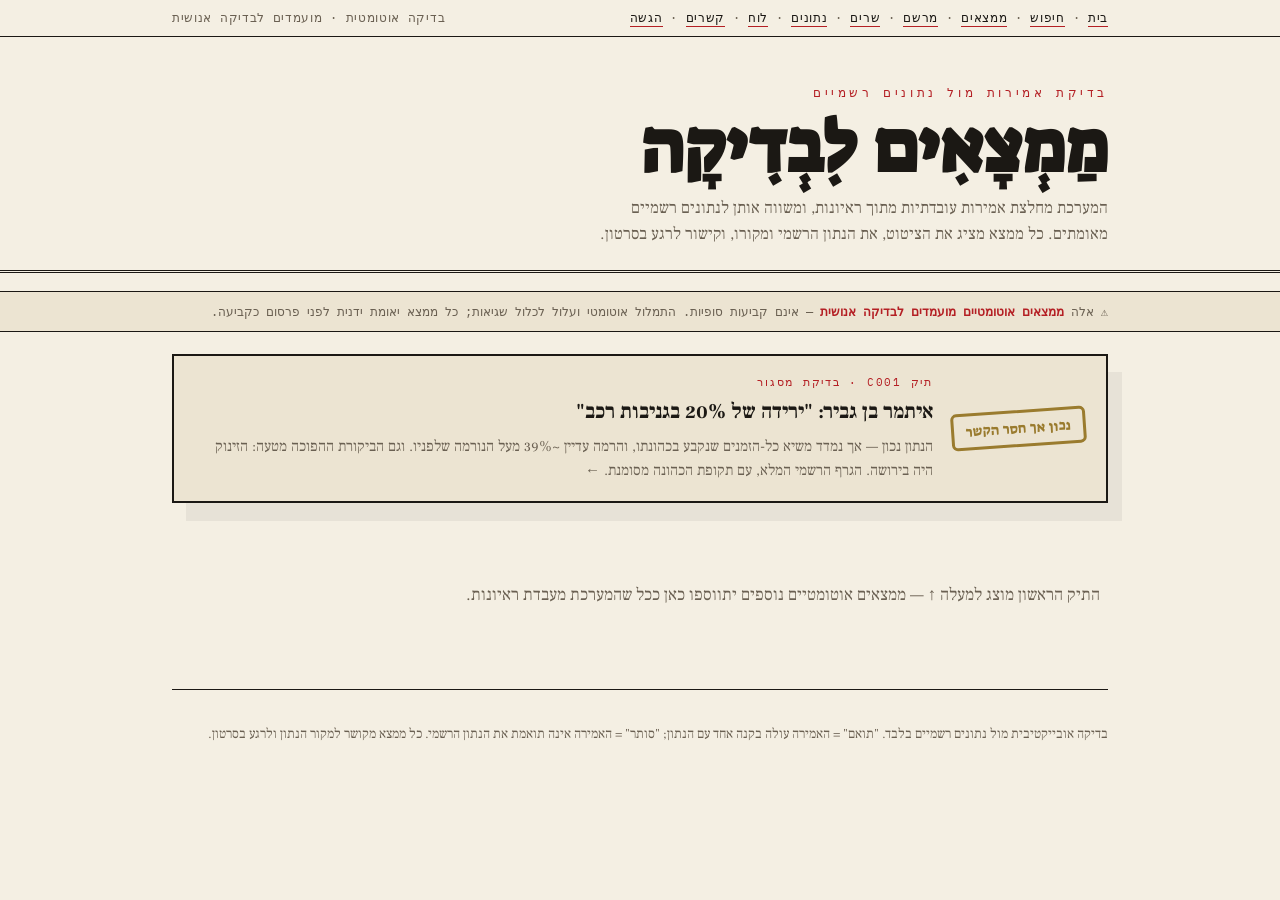
<file: docs/findings.html>
<!DOCTYPE html>
<!--
  פְּרוֹטוֹקוֹל · ממצאים לבדיקה — automated candidate findings (NOT final verdicts).
  Reads data/findings.json. Each finding: a politician's quote vs an official
  statistic (with source) + link to the video moment. Marked "מועמד לבדיקה".
-->
<html lang="he" dir="rtl">
<head>
<meta charset="utf-8" />
<meta name="viewport" content="width=device-width, initial-scale=1, viewport-fit=cover" />
<title>פְּרוֹטוֹקוֹל · ממצאים לבדיקה</title>
<meta name="description" content="אמירות של נבחרי ציבור שנבדקו מול נתונים רשמיים — סותר / תואם, כל אחד עם מקור." />
<meta property="og:title" content="פְּרוֹטוֹקוֹל · ממצאים לבדיקה" />
<meta property="og:image" content="https://noamsolomon123.github.io/protokol/og.png" />
<meta property="og:image:width" content="1200" />
<meta property="og:image:height" content="630" />
<meta name="twitter:image" content="https://noamsolomon123.github.io/protokol/og.png" />
<meta property="og:description" content="אמירות של נבחרי ציבור שנבדקו מול נתונים רשמיים — סותר / תואם, כל אחד עם מקור." />
<meta property="og:type" content="website" />
<meta property="og:url" content="https://noamsolomon123.github.io/protokol/findings.html" />
<meta name="twitter:card" content="summary" />
<meta name="twitter:title" content="פְּרוֹטוֹקוֹל · ממצאים לבדיקה" />
<meta name="twitter:description" content="אמירות של נבחרי ציבור שנבדקו מול נתונים רשמיים — סותר / תואם, כל אחד עם מקור." />
<link rel="icon" href="data:image/svg+xml,%3Csvg xmlns='http://www.w3.org/2000/svg' viewBox='0 0 100 100'%3E%3Crect width='100' height='100' rx='20' fill='%23b41f24'/%3E%3Cpath d='M27 52l16 16 30-37' fill='none' stroke='white' stroke-width='11' stroke-linecap='round' stroke-linejoin='round'/%3E%3C/svg%3E" />
<link rel="preconnect" href="https://fonts.googleapis.com" /><link rel="preconnect" href="https://fonts.gstatic.com" crossorigin />
<link href="https://fonts.googleapis.com/css2?family=Frank+Ruhl+Libre:wght@400;500;700;900&family=Suez+One&family=Heebo:wght@300;400;500;700;800&family=IBM+Plex+Mono:wght@400;500;600&display=swap" rel="stylesheet" />
<style>
  :root{--paper:#f4efe3;--paper-2:#ece4d2;--paper-edge:#e3d9c2;--ink:#1b1814;--ink-soft:#6a6052;--ink-faint:#9a9080;--rule:#cbc0a8;--stamp:#b41f24;--stamp-deep:#8b1216;--true:#3c6446;--gold:#9a7b2e;--maxw:980px;}
  *{box-sizing:border-box;}
  body{margin:0;background:var(--paper);color:var(--ink);font-family:"Heebo",sans-serif;line-height:1.6;}
  ::selection{background:var(--stamp);color:var(--paper);} a{color:inherit;}
  .wrap{max-width:var(--maxw);margin:0 auto;padding:0 22px;}
  .num{font-family:"IBM Plex Mono",monospace;direction:ltr;unicode-bidi:isolate;}
  .filebar{border-bottom:1.5px solid var(--ink);background:var(--paper);position:sticky;top:0;z-index:40;}
  .filebar .wrap{display:flex;justify-content:space-between;align-items:center;gap:14px;padding:9px 22px;font-family:"IBM Plex Mono",monospace;font-size:11.5px;letter-spacing:.06em;color:var(--ink-soft);text-transform:uppercase;}
  .nav-link{text-decoration:none;color:var(--ink);border-bottom:1.5px solid var(--stamp);padding-bottom:1px;}
  header.mast{padding:46px 0 22px;border-bottom:3px double var(--ink);}
  .kicker{font-family:"IBM Plex Mono",monospace;font-size:12px;letter-spacing:.3em;color:var(--stamp);text-transform:uppercase;margin-bottom:12px;}
  .wordmark{font-family:"Suez One",serif;font-size:clamp(36px,7vw,72px);line-height:.92;margin:0;}
  .standfirst{font-family:"Frank Ruhl Libre",serif;font-size:16.5px;color:var(--ink-soft);margin:14px 0 0;max-width:60ch;}
  .banner{background:var(--paper-2);border-block:1.5px solid var(--ink);margin-top:18px;}
  .banner .wrap{padding:10px 22px;font-family:"IBM Plex Mono",monospace;font-size:12px;color:var(--ink-soft);}
  .banner b{color:var(--stamp);}
  .counts{display:flex;gap:26px;margin:22px 0 8px;font-family:"IBM Plex Mono",monospace;font-size:12px;color:var(--ink-soft);}
  .counts b{font-family:"Suez One",serif;font-size:24px;}
  .counts .c-red b{color:var(--stamp);} .counts .c-grn b{color:var(--true);}
  .feature{display:flex;gap:18px;align-items:center;text-decoration:none;color:inherit;border:2px solid var(--ink);background:var(--paper-2);box-shadow:14px 18px 0 rgba(27,24,20,.06);margin:22px 0 10px;padding:18px 20px;transition:transform .12s ease;}
  .feature:hover{transform:translate(-2px,-2px);}
  .fstamp{flex:none;font-family:"Suez One",serif;font-size:14px;line-height:1.05;text-align:center;border:3px solid var(--gold);color:var(--gold);border-radius:6px;padding:8px 12px;transform:rotate(-4deg);}
  .fkick{font-family:"IBM Plex Mono",monospace;font-size:11px;letter-spacing:.16em;color:var(--stamp);text-transform:uppercase;}
  .ftitle{font-family:"Frank Ruhl Libre",serif;font-weight:700;font-size:21px;margin:4px 0 6px;}
  .fsub{font-family:"Frank Ruhl Libre",serif;font-size:15px;color:var(--ink-soft);}
  .find{border:1.5px solid var(--ink);background:var(--paper-edge);box-shadow:14px 18px 0 rgba(27,24,20,.05);margin:0 0 22px;padding:20px 20px 16px;position:relative;}
  .f-top{display:flex;justify-content:space-between;align-items:center;gap:10px;margin-bottom:12px;flex-wrap:wrap;}
  .who{font-family:"Frank Ruhl Libre",serif;font-weight:700;font-size:20px;}
  .who a{text-decoration:none;border-bottom:1.5px solid var(--rule);}
  .tag{font-family:"IBM Plex Mono",monospace;font-size:11px;border:1.3px solid var(--ink);padding:3px 10px;border-radius:2px;}
  .lbl{font-family:"IBM Plex Mono",monospace;font-size:11px;letter-spacing:.12em;color:var(--stamp);text-transform:uppercase;display:block;margin:8px 0 4px;}
  .quote{font-family:"Frank Ruhl Libre",serif;font-style:italic;font-size:20px;line-height:1.5;margin:0;}
  .quote::before{content:"\201E";}.quote::after{content:"\201C";}
  .src{font-family:"IBM Plex Mono",monospace;font-size:12px;color:var(--ink-soft);margin-top:6px;}
  .src a{color:var(--gold);}
  .mid{display:grid;grid-template-columns:1.3fr auto;gap:16px;align-items:center;border-top:1px solid var(--rule);margin-top:14px;padding-top:14px;}
  .datum{font-family:"Frank Ruhl Libre",serif;font-size:17px;}
  .datum b{font-family:"Suez One",serif;}
  .stamp{justify-self:end;font-family:"Suez One",serif;border:3px solid var(--stamp);color:var(--stamp);border-radius:6px;padding:7px 14px;text-align:center;transform:rotate(-6deg);line-height:1.05;}
  .stamp.ok{border-color:var(--true);color:var(--true);}
  .stamp .m{font-size:15px;display:block;} .stamp .s{font-family:"IBM Plex Mono",monospace;font-size:9px;letter-spacing:.14em;display:block;margin-top:2px;}
  .foot{display:flex;justify-content:space-between;gap:12px;margin-top:12px;flex-wrap:wrap;font-family:"IBM Plex Mono",monospace;font-size:11px;color:var(--ink-soft);}
  .foot a{border:1.3px solid var(--ink);padding:5px 11px;border-radius:2px;text-decoration:none;}
  .state{font-family:"Frank Ruhl Libre",serif;font-size:17px;color:var(--ink-soft);padding:40px 8px;}
  footer{margin:40px 0 70px;padding-top:20px;border-top:1.5px solid var(--ink);font-family:"Frank Ruhl Libre",serif;font-size:13.5px;color:var(--ink-soft);}
  @media(max-width:680px){ .mid{grid-template-columns:1fr;} .stamp{justify-self:start;} }
</style>
</head>
<body>
  <div class="filebar"><div class="wrap">
    <span><a class="nav-link" href="./home.html">בית</a> · <a class="nav-link" href="./search.html">חיפוש</a> · <a class="nav-link" href="./findings.html">ממצאים</a> · <a class="nav-link" href="./directory.html">מרשם</a> · <a class="nav-link" href="./ministers.html">שרים</a> · <a class="nav-link" href="./statistics.html">נתונים</a> · <a class="nav-link" href="./leaderboard.html">לוח</a> · <a class="nav-link" href="./connections.html">קשרים</a> · <a class="nav-link" href="./submit.html">הגשה</a></span>
    <span>בדיקה אוטומטית · מועמדים לבדיקה אנושית</span>
  </div></div>

  <header class="mast"><div class="wrap">
    <div class="kicker">בדיקת אמירות מול נתונים רשמיים</div>
    <h1 class="wordmark">מַמְצָאִים לִבְדִיקָה</h1>
    <p class="standfirst">המערכת מחלצת אמירות עובדתיות מתוך ראיונות, ומשווה אותן לנתונים רשמיים מאומתים. כל ממצא מציג את הציטוט, את הנתון הרשמי ומקורו, וקישור לרגע בסרטון.</p>
  </div></header>
  <div class="banner"><div class="wrap">⚠ אלה <b>ממצאים אוטומטיים מועמדים לבדיקה אנושית</b> — אינם קביעות סופיות. התמלול אוטומטי ועלול לכלול שגיאות; כל ממצא יאומת ידנית לפני פרסום כקביעה.</div></div>

  <div class="wrap">
    <div id="cases"></div>
    <div class="counts" id="counts"></div>
    <div id="list"></div>
    <p id="state" class="state">טוען ממצאים…</p>
    <footer>
      <p>בדיקה אובייקטיבית מול נתונים רשמיים בלבד. "תואם" = האמירה עולה בקנה אחד עם הנתון; "סותר" = האמירה אינה תואמת את הנתון הרשמי. כל ממצא מקושר למקור הנתון ולרגע בסרטון.</p>
    </footer>
  </div>

<script>
const listEl=document.getElementById('list'), stateEl=document.getElementById('state'), countsEl=document.getElementById('counts');
function esc(t){return (t||'').replace(/&/g,'&amp;').replace(/</g,'&lt;').replace(/>/g,'&gt;');}
function moment(f){ const t=Math.floor(f.approx_seconds||0); return f.url ? `${f.url}${f.url.includes('?')?'&':'?'}t=${t}` : '#'; }
function card(f){
  const bad = f.outcome==='contradicted';
  const stamp = bad
    ? '<div class="stamp"><span class="m">סוֹתֵר נְתוּנִים</span><span class="s">CANDIDATE</span></div>'
    : '<div class="stamp ok"><span class="m">תּוֹאֵם נְתוּנִים</span><span class="s">CANDIDATE</span></div>';
  const s=f.stat||{};
  return `<section class="find">
    <div class="f-top">
      <span class="who"><a href="mk.html?id=${f.person_id}">${esc(f.mk_name)}</a></span>
      <span class="tag">${esc(f.topic||'')}</span>
    </div>
    <span class="lbl">הָאֲמִירָה</span>
    <p class="quote">${esc(f.quote)}</p>
    <div class="src">מתוך: ${esc(f.title||'')} · <a href="${moment(f)}" target="_blank" rel="noopener">צפייה ברגע ↗</a></div>
    <div class="mid">
      <div>
        <span class="lbl">הַנָּתוֹן הָרִשְׁמִי</span>
        <div class="datum"><b>${esc(String(s.value))} ${esc(s.unit||'')}</b> · ${esc(s.dimension_value||'')} (${esc(s.period||'')})</div>
        <div class="src">מקור: ${esc(s.source_org||'')} · <a href="${esc(s.source_url||'#')}" target="_blank" rel="noopener">↗</a></div>
        ${f.reason?`<div class="src" style="margin-top:6px;color:var(--ink)">${esc(f.reason)}</div>`:''}
      </div>
      ${stamp}
    </div>
    <div class="foot"><span>ביטחון אוטומטי <span class="num">${(f.confidence??'')}</span></span><a href="mk.html?id=${f.person_id}">עמוד הח"כ ←</a></div>
  </section>`;
}
// Published, human-verified case files (data/cases.json) render as featured cards above the candidate stream.
function caseCard(c){
  return `<a class="feature" href="${esc(c.url)}">
    <div class="fstamp">${esc(c.verdict_he||'')}</div>
    <div>
      <div class="fkick">תיק ${esc(c.id)} · בדיקת מסגור</div>
      <div class="ftitle">${esc(c.who)}: ${esc(c.title)}</div>
      <div class="fsub">${esc(c.summary)} ←</div>
    </div>
  </a>`;
}
fetch('data/cases.json',{cache:'no-store'}).then(r=>r.ok?r.json():null).then(d=>{
  if(d&&d.cases&&d.cases.length){ document.getElementById('cases').innerHTML=d.cases.map(caseCard).join(''); }
}).catch(()=>{});
fetch('data/findings.json',{cache:'no-store'}).then(r=>r.ok?r.json():null).then(d=>{
  if(!d||!d.findings||!d.findings.length){ stateEl.textContent='התיק הראשון מוצג למעלה ↑ — ממצאים אוטומטיים נוספים יתווספו כאן ככל שהמערכת מעבדת ראיונות.'; return; }
  const c=d.counts||{};
  countsEl.innerHTML=`<span class="c-red"><b>${c.contradicted||0}</b> סותרים</span><span class="c-grn"><b>${c.consistent||0}</b> תואמים</span><span><b>${c.total||0}</b> סה״כ ממצאים</span>`;
  // contradictions first
  const fs=d.findings.slice().sort((a,b)=> (a.outcome==='contradicted'?0:1)-(b.outcome==='contradicted'?0:1));
  listEl.innerHTML=fs.map(card).join('');
  stateEl.style.display='none';
}).catch(()=>{ stateEl.textContent='שגיאה בטעינת הממצאים.'; });
</script>
</body>
</html>
</file>
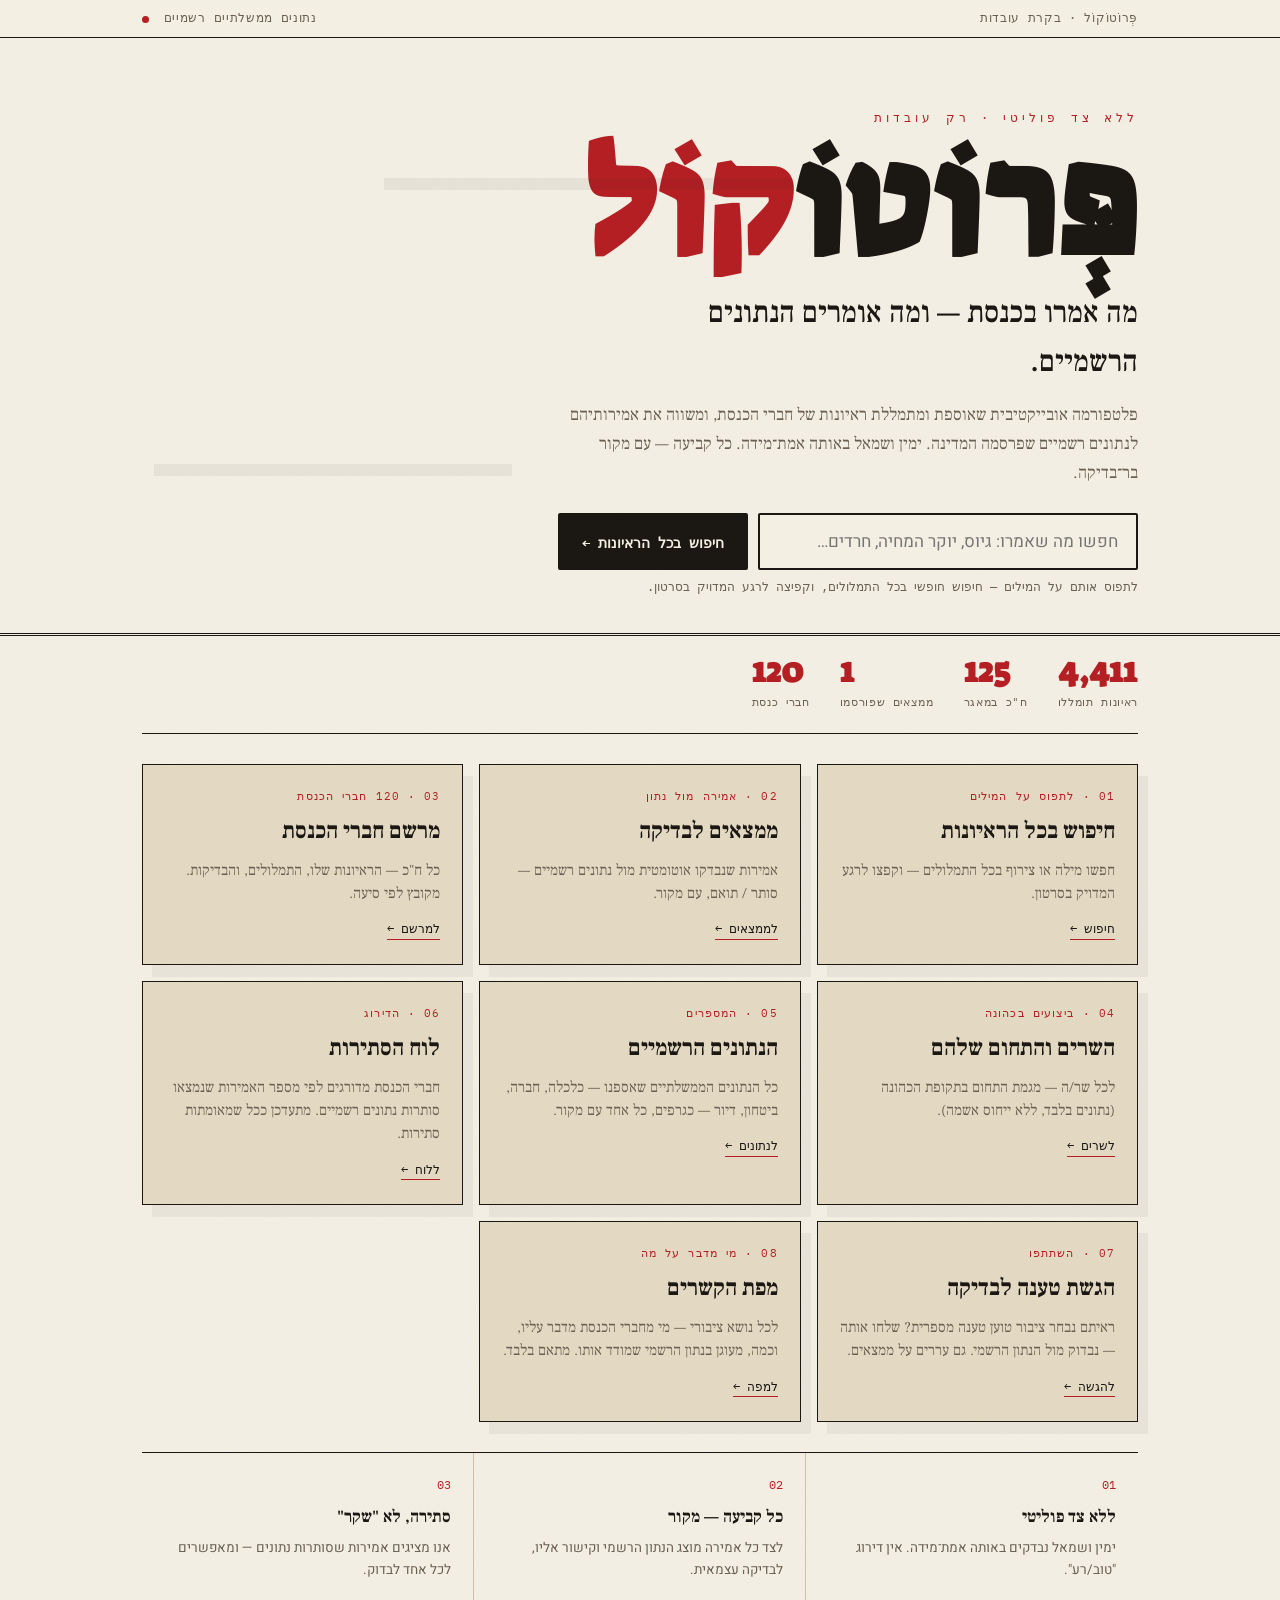
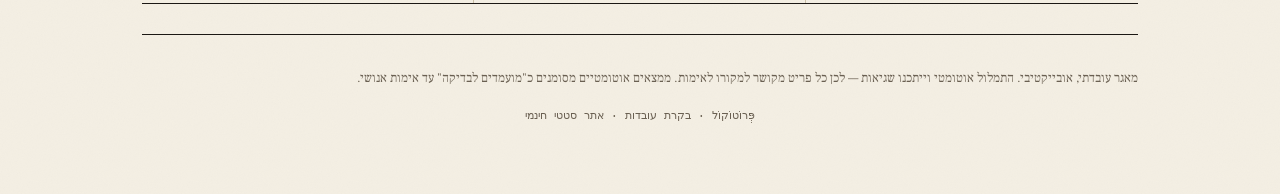
<file: docs/home.html>
<!DOCTYPE html>
<!-- פְּרוֹטוֹקוֹל · בית — landing page for the fact-check platform (separate project; does NOT link the old scorecard index.html). -->
<html lang="he" dir="rtl">
<head>
<meta charset="utf-8" /><meta name="viewport" content="width=device-width, initial-scale=1, viewport-fit=cover" />
<title>פְּרוֹטוֹקוֹל · בקרת עובדות על חברי הכנסת</title>
<link rel="icon" href="data:image/svg+xml,%3Csvg xmlns='http://www.w3.org/2000/svg' viewBox='0 0 100 100'%3E%3Crect width='100' height='100' rx='20' fill='%23b41f24'/%3E%3Cpath d='M27 52l16 16 30-37' fill='none' stroke='white' stroke-width='11' stroke-linecap='round' stroke-linejoin='round'/%3E%3C/svg%3E" />
<meta name="description" content="פְּרוֹטוֹקוֹל — פלטפורמה אובייקטיבית לבקרת אמירות של חברי הכנסת מול נתונים רשמיים. ללא צד פוליטי, כל קביעה ממקור." />
<meta property="og:type" content="website" />
<meta property="og:site_name" content="פְּרוֹטוֹקוֹל" />
<meta property="og:title" content="פְּרוֹטוֹקוֹל · בקרת עובדות על חברי הכנסת" />
<meta property="og:image" content="https://noamsolomon123.github.io/protokol/og.png" />
<meta property="og:image:width" content="1200" />
<meta property="og:image:height" content="630" />
<meta name="twitter:image" content="https://noamsolomon123.github.io/protokol/og.png" />
<meta property="og:description" content="מה אמרו בכנסת — ומה אומרים הנתונים הרשמיים. חיפוש חופשי בכל הראיונות, ביצועי שרים, ובקרת אמירות מול נתונים ממשלתיים. ללא צד פוליטי, כל קביעה ממקור." />
<meta property="og:url" content="https://noamsolomon123.github.io/protokol/home.html" />
<meta property="og:locale" content="he_IL" />
<meta name="twitter:card" content="summary" />
<meta name="twitter:title" content="פְּרוֹטוֹקוֹל · בקרת עובדות על חברי הכנסת" />
<meta name="twitter:description" content="מה אמרו בכנסת — ומה אומרים הנתונים הרשמיים. ללא צד פוליטי, כל קביעה ממקור." />
<link rel="preconnect" href="https://fonts.googleapis.com" /><link rel="preconnect" href="https://fonts.gstatic.com" crossorigin />
<link href="https://fonts.googleapis.com/css2?family=Frank+Ruhl+Libre:wght@400;500;700;900&family=Suez+One&family=Heebo:wght@300;400;500;700;800&family=IBM+Plex+Mono:wght@400;500;600&display=swap" rel="stylesheet" />
<style>
  :root{--paper:#f4efe3;--paper-2:#ece4d2;--paper-edge:#e3d9c2;--ink:#1b1814;--ink-soft:#6a6052;--ink-faint:#9a9080;--rule:#cbc0a8;--stamp:#b41f24;--stamp-deep:#8b1216;--gold:#9a7b2e;--maxw:1040px;}
  *{box-sizing:border-box;}
  body{margin:0;background:var(--paper);color:var(--ink);font-family:"Heebo",sans-serif;line-height:1.65;overflow-x:hidden;
    background-image:url("data:image/svg+xml;utf8,<svg xmlns='http://www.w3.org/2000/svg' width='160' height='160'><filter id='n'><feTurbulence type='fractalNoise' baseFrequency='0.8' numOctaves='2' stitchTiles='stitch'/><feColorMatrix type='saturate' values='0'/></filter><rect width='100%25' height='100%25' filter='url(%23n)' opacity='0.035'/></svg>");}
  ::selection{background:var(--stamp);color:var(--paper);} a{color:inherit;}
  .wrap{max-width:var(--maxw);margin:0 auto;padding:0 22px;} .num{font-family:"IBM Plex Mono",monospace;direction:ltr;unicode-bidi:isolate;}
  .filebar{border-bottom:1.5px solid var(--ink);background:var(--paper);}
  .filebar .wrap{display:flex;justify-content:space-between;align-items:center;padding:9px 22px;font-family:"IBM Plex Mono",monospace;font-size:11.5px;letter-spacing:.06em;color:var(--ink-soft);text-transform:uppercase;}
  .filebar .dot{display:inline-block;width:7px;height:7px;border-radius:50%;background:var(--stamp);margin-inline-start:7px;vertical-align:middle;animation:blink 2.4s steps(2) infinite;} @keyframes blink{50%{opacity:.25;}}
  header.hero{position:relative;padding:70px 0 36px;border-bottom:3px double var(--ink);overflow:hidden;}
  header.hero::before{content:"";position:absolute;inset:0;opacity:.05;pointer-events:none;background:linear-gradient(90deg,transparent 30%,var(--ink) 30% 62%,transparent 62%) 0 24%/100% 12px no-repeat,linear-gradient(90deg,transparent 12%,var(--ink) 12% 40%,transparent 40%) 0 73%/100% 12px no-repeat;}
  .kicker{font-family:"IBM Plex Mono",monospace;font-size:12px;letter-spacing:.34em;color:var(--stamp);text-transform:uppercase;margin-bottom:14px;}
  .wordmark{font-family:"Suez One",serif;font-size:clamp(58px,14vw,150px);line-height:.84;margin:0;}
  .wordmark .lo{color:var(--stamp);}
  .subhead{font-family:"Frank Ruhl Libre",serif;font-weight:500;font-size:clamp(20px,3vw,30px);margin:20px 0 0;max-width:30ch;}
  .standfirst{font-family:"Frank Ruhl Libre",serif;font-size:17px;color:var(--ink-soft);margin:14px 0 0;max-width:58ch;line-height:1.7;}
  .hero-search{display:flex;gap:10px;margin:26px 0 4px;max-width:580px;}
  .hero-search input{flex:1;font-family:"Heebo";font-size:17px;padding:14px 18px;border:2px solid var(--ink);background:var(--paper);color:var(--ink);border-radius:2px;}
  .hero-search input:focus{outline:none;border-color:var(--stamp);}
  .hero-search button{font-family:"IBM Plex Mono",monospace;font-size:14px;font-weight:600;padding:0 22px;border:2px solid var(--ink);background:var(--ink);color:var(--paper);cursor:pointer;border-radius:2px;transition:background .15s;white-space:nowrap;}
  .hero-search button:hover{background:var(--stamp);border-color:var(--stamp);}
  .hero-hint{font-family:"IBM Plex Mono",monospace;font-size:11.5px;color:var(--ink-soft);margin:8px 0 0;}
  @media(max-width:560px){.hero-search{flex-direction:column;}}
  .stats{display:flex;gap:30px;flex-wrap:wrap;border-bottom:1.5px solid var(--ink);padding:18px 0;}
  .stat b{font-family:"Suez One",serif;font-size:34px;color:var(--stamp);line-height:1;display:block;}
  .stat span{font-family:"IBM Plex Mono",monospace;font-size:11px;color:var(--ink-soft);letter-spacing:.06em;text-transform:uppercase;}
  .cards{display:grid;grid-template-columns:repeat(auto-fill,minmax(280px,1fr));gap:16px;margin:30px 0;}
  .card{display:block;text-decoration:none;border:1.5px solid var(--ink);background:var(--paper-edge);padding:22px;box-shadow:10px 12px 0 rgba(27,24,20,.05);transition:transform .15s,box-shadow .15s;}
  .card:hover{transform:translateY(-3px);box-shadow:14px 18px 0 rgba(180,31,36,.1);}
  .card .c-k{font-family:"IBM Plex Mono",monospace;font-size:11px;color:var(--stamp);letter-spacing:.1em;}
  .card h3{font-family:"Frank Ruhl Libre",serif;font-weight:700;font-size:23px;margin:8px 0 8px;}
  .card p{font-family:"Frank Ruhl Libre",serif;font-size:15px;color:var(--ink-soft);margin:0;line-height:1.55;}
  .card .go{font-family:"IBM Plex Mono",monospace;font-size:12px;color:var(--ink);margin-top:14px;display:inline-block;border-bottom:1.5px solid var(--stamp);}
  .tenets{display:grid;grid-template-columns:repeat(3,1fr);border-top:1.5px solid var(--ink);border-bottom:1.5px solid var(--ink);}
  .tenet{padding:22px;border-inline-start:1px solid var(--rule);} .tenet:first-child{border-inline-start:none;}
  .tenet .t-no{font-family:"IBM Plex Mono",monospace;font-size:12px;color:var(--stamp);}
  .tenet h4{font-family:"Frank Ruhl Libre",serif;font-weight:700;font-size:17px;margin:8px 0 6px;}
  .tenet p{margin:0;font-size:13.5px;color:var(--ink-soft);}
  footer{margin:30px 0 70px;padding-top:20px;border-top:1.5px solid var(--ink);font-family:"Frank Ruhl Libre",serif;font-size:13px;color:var(--ink-soft);}
  .colophon{font-family:"IBM Plex Mono",monospace;font-size:11px;color:var(--ink-soft);margin-top:16px;text-align:center;}
  @media(max-width:680px){ .tenets{grid-template-columns:1fr;} .tenet{border-inline-start:none;border-top:1px solid var(--rule);} }
</style>
</head>
<body>
  <div class="filebar"><div class="wrap"><span>פְּרוֹטוֹקוֹל · בקרת עובדות</span><span>נתונים ממשלתיים רשמיים <span class="dot"></span></span></div></div>
  <header class="hero"><div class="wrap">
    <div class="kicker">ללא צד פוליטי · רק עובדות</div>
    <h1 class="wordmark">פְּרוֹטוֹ<span class="lo">קוֹל</span></h1>
    <p class="subhead">מה אמרו בכנסת — ומה אומרים הנתונים הרשמיים.</p>
    <p class="standfirst">פלטפורמה אובייקטיבית שאוספת ומתמללת ראיונות של חברי הכנסת, ומשווה את אמירותיהם לנתונים רשמיים שפרסמה המדינה. ימין ושמאל באותה אמת־מידה. כל קביעה — עם מקור בר־בדיקה.</p>
    <form class="hero-search" onsubmit="return goSearch(event)">
      <input id="hq" type="search" placeholder="חפשו מה שאמרו: גיוס, יוקר המחיה, חרדים…" aria-label="חיפוש בכל הראיונות" />
      <button type="submit">חיפוש בכל הראיונות ←</button>
    </form>
    <p class="hero-hint">לתפוס אותם על המילים — חיפוש חופשי בכל התמלולים, וקפיצה לרגע המדויק בסרטון.</p>
  </div></header>

  <main class="wrap">
    <div class="stats" id="stats">
      <div class="stat"><b class="num" id="s-iv">—</b><span>ראיונות תומללו</span></div>
      <div class="stat"><b class="num" id="s-mk">—</b><span>ח"כ במאגר</span></div>
      <div class="stat"><b class="num" id="s-find">—</b><span>ממצאים שפורסמו</span></div>
      <div class="stat"><b class="num">120</b><span>חברי כנסת</span></div>
    </div>

    <div class="cards">
      <a class="card" href="search.html"><div class="c-k">01 · לתפוס על המילים</div><h3>חיפוש בכל הראיונות</h3><p>חפשו מילה או צירוף בכל התמלולים — וקפצו לרגע המדויק בסרטון.</p><span class="go">חיפוש ←</span></a>
      <a class="card" href="findings.html"><div class="c-k">02 · אמירה מול נתון</div><h3>ממצאים לבדיקה</h3><p>אמירות שנבדקו אוטומטית מול נתונים רשמיים — סותר / תואם, עם מקור.</p><span class="go">לממצאים ←</span></a>
      <a class="card" href="directory.html"><div class="c-k">03 · 120 חברי הכנסת</div><h3>מרשם חברי הכנסת</h3><p>כל ח"כ — הראיונות שלו, התמלולים, והבדיקות. מקובץ לפי סיעה.</p><span class="go">למרשם ←</span></a>
      <a class="card" href="ministers.html"><div class="c-k">04 · ביצועים בכהונה</div><h3>השרים והתחום שלהם</h3><p>לכל שר/ה — מגמת התחום בתקופת הכהונה (נתונים בלבד, ללא ייחוס אשמה).</p><span class="go">לשרים ←</span></a>
      <a class="card" href="statistics.html"><div class="c-k">05 · המספרים</div><h3>הנתונים הרשמיים</h3><p>כל הנתונים הממשלתיים שאספנו — כלכלה, חברה, ביטחון, דיור — כגרפים, כל אחד עם מקור.</p><span class="go">לנתונים ←</span></a>
      <a class="card" href="leaderboard.html"><div class="c-k">06 · הדירוג</div><h3>לוח הסתירות</h3><p>חברי הכנסת מדורגים לפי מספר האמירות שנמצאו סותרות נתונים רשמיים. מתעדכן ככל שמאומתות סתירות.</p><span class="go">ללוח ←</span></a>
      <a class="card" href="submit.html"><div class="c-k">07 · השתתפו</div><h3>הגשת טענה לבדיקה</h3><p>ראיתם נבחר ציבור טוען טענה מספרית? שלחו אותה — נבדוק מול הנתון הרשמי. גם עררים על ממצאים.</p><span class="go">להגשה ←</span></a>
      <a class="card" href="connections.html"><div class="c-k">08 · מי מדבר על מה</div><h3>מפת הקשרים</h3><p>לכל נושא ציבורי — מי מחברי הכנסת מדבר עליו, וכמה, מעוגן בנתון הרשמי שמודד אותו. מתאם בלבד.</p><span class="go">למפה ←</span></a>
    </div>

    <section class="tenets">
      <div class="tenet"><div class="t-no">01</div><h4>ללא צד פוליטי</h4><p>ימין ושמאל נבדקים באותה אמת־מידה. אין דירוג "טוב/רע".</p></div>
      <div class="tenet"><div class="t-no">02</div><h4>כל קביעה — מקור</h4><p>לצד כל אמירה מוצג הנתון הרשמי וקישור אליו, לבדיקה עצמאית.</p></div>
      <div class="tenet"><div class="t-no">03</div><h4>סתירה, לא "שקר"</h4><p>אנו מציגים אמירות שסותרות נתונים — ומאפשרים לכל אחד לבדוק.</p></div>
    </section>

    <footer>
      <p>מאגר עובדתי, אובייקטיבי. התמלול אוטומטי וייתכנו שגיאות — לכן כל פריט מקושר למקורו לאימות. ממצאים אוטומטיים מסומנים כ"מועמדים לבדיקה" עד אימות אנושי.</p>
      <div class="colophon">פְּרוֹטוֹקוֹל · בקרת עובדות · אתר סטטי חינמי</div>
    </footer>
  </main>
<script>
function goSearch(e){e.preventDefault();const v=document.getElementById('hq').value.trim();if(v)location.href='search.html?q='+encodeURIComponent(v);return false;}
Promise.all([
  fetch('data/mk_index.json',{cache:'no-store'}).then(r=>r.ok?r.json():null).catch(()=>null),
  fetch('data/cases.json',{cache:'no-store'}).then(r=>r.ok?r.json():null).catch(()=>null)
]).then(([idx,cs])=>{
  if(idx){ const iv=(idx.mks||[]).reduce((a,m)=>a+(m.interview_count||0),0); document.getElementById('s-iv').textContent=iv.toLocaleString('en-US'); document.getElementById('s-mk').textContent=idx.with_interviews||0; }
  document.getElementById('s-find').textContent=(cs&&cs.cases&&cs.cases.length)||0;
});
</script>
</body>
</html>
</file>
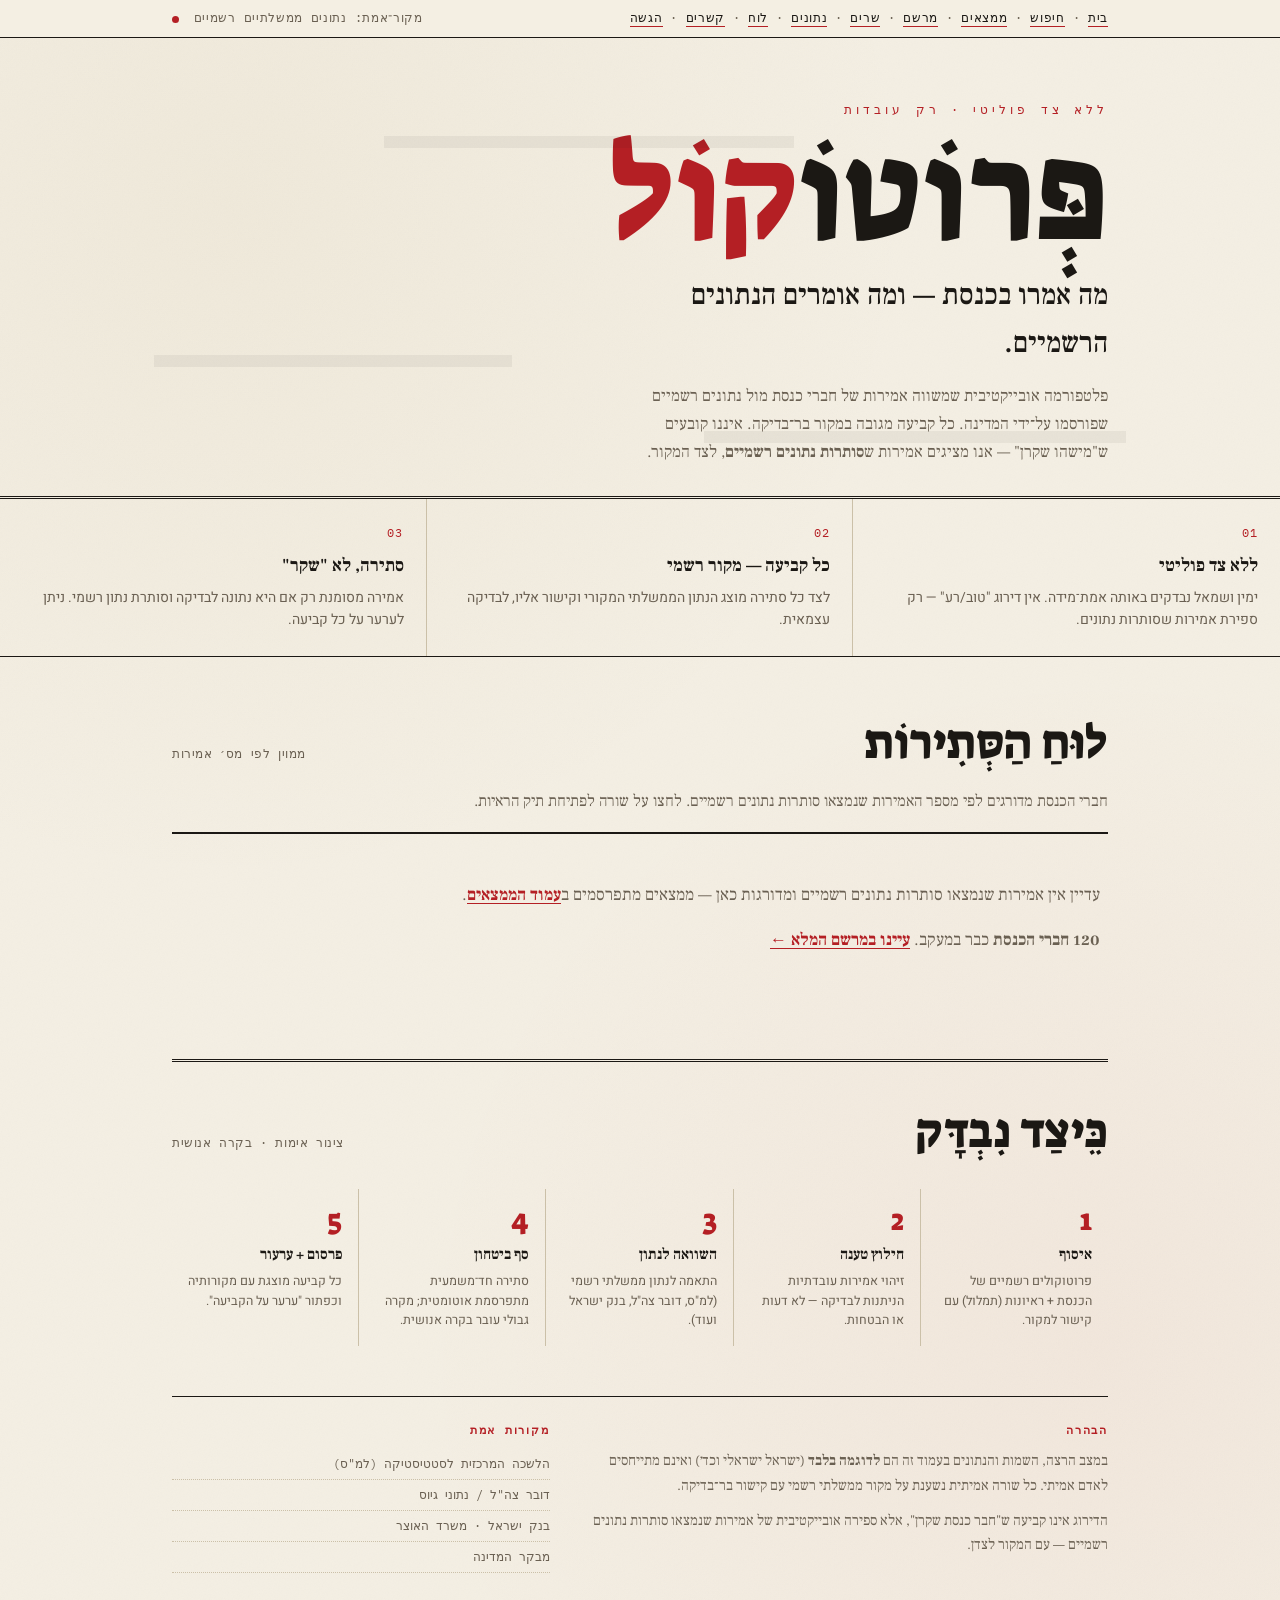
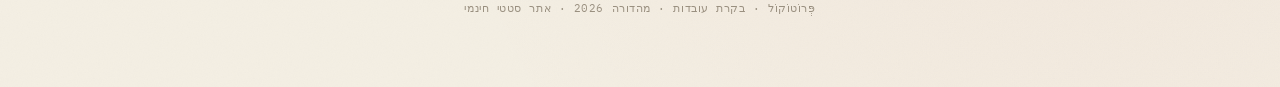
<file: docs/leaderboard.html>
<!DOCTYPE html>
<!--
  פְּרוֹטוֹקוֹל · לוח הסתירות — live leaderboard page (self-contained, RTL).
  ----------------------------------------------------------------------------
  Aesthetic: "Forensic Dossier" (investigative print exposé, ink-on-paper).
  Data: fetches data/leaderboard.json
        { schema_version, metric, rows:[{slug, full_name, party, contradicted_count}] }
  When that file has rows -> REAL mode (live counts, demo banner/ribbon hidden).
  When it is empty/missing -> DEMO mode: renders clearly-labelled synthetic
  placeholder data (ישראל ישראלי etc.) so the page is a usable showcase until
  real, sourced verdicts are published. No backend, no build step -> free on Pages.
-->
<html lang="he" dir="rtl">
<head>
<meta charset="utf-8" />
<meta name="viewport" content="width=device-width, initial-scale=1, viewport-fit=cover" />
<title>פְּרוֹטוֹקוֹל · לוח הסתירות</title>
<meta name="description" content="חברי הכנסת מדורגים לפי מספר האמירות שנמצאו סותרות נתונים ממשלתיים רשמיים." />
<meta property="og:title" content="פְּרוֹטוֹקוֹל · לוח הסתירות" />
<meta property="og:image" content="https://noamsolomon123.github.io/protokol/og.png" />
<meta property="og:image:width" content="1200" />
<meta property="og:image:height" content="630" />
<meta name="twitter:image" content="https://noamsolomon123.github.io/protokol/og.png" />
<meta property="og:description" content="חברי הכנסת מדורגים לפי מספר האמירות שנמצאו סותרות נתונים ממשלתיים רשמיים." />
<meta property="og:type" content="website" />
<meta property="og:url" content="https://noamsolomon123.github.io/protokol/leaderboard.html" />
<meta name="twitter:card" content="summary" />
<meta name="twitter:title" content="פְּרוֹטוֹקוֹל · לוח הסתירות" />
<meta name="twitter:description" content="חברי הכנסת מדורגים לפי מספר האמירות שנמצאו סותרות נתונים ממשלתיים רשמיים." />
<link rel="icon" href="data:image/svg+xml,%3Csvg xmlns='http://www.w3.org/2000/svg' viewBox='0 0 100 100'%3E%3Crect width='100' height='100' rx='20' fill='%23b41f24'/%3E%3Cpath d='M27 52l16 16 30-37' fill='none' stroke='white' stroke-width='11' stroke-linecap='round' stroke-linejoin='round'/%3E%3C/svg%3E" />
<link rel="preconnect" href="https://fonts.googleapis.com" />
<link rel="preconnect" href="https://fonts.gstatic.com" crossorigin />
<link href="https://fonts.googleapis.com/css2?family=Frank+Ruhl+Libre:wght@400;500;700;900&family=Suez+One&family=Heebo:wght@300;400;500;700;800&family=IBM+Plex+Mono:wght@400;500;600&display=swap" rel="stylesheet" />
<style>
  :root{
    --paper:#f4efe3;
    --paper-2:#ece4d2;
    --paper-edge:#e3d9c2;
    --ink:#1b1814;
    --ink-soft:#6a6052;
    --ink-faint:#9a9080;
    --rule:#cbc0a8;
    --rule-soft:#ded4bd;
    --stamp:#b41f24;
    --stamp-deep:#8b1216;
    --true:#3c6446;
    --gold:#9a7b2e;
    --shadow:18px 22px 0 rgba(27,24,20,.06);
    --maxw:980px;
  }
  *{box-sizing:border-box;}
  html{-webkit-text-size-adjust:100%;}
  body{
    margin:0;
    background:var(--paper);
    color:var(--ink);
    font-family:"Heebo",sans-serif;
    font-weight:400;
    line-height:1.65;
    overflow-x:hidden;
    background-image:
      radial-gradient(circle at 18% 12%, rgba(154,123,46,.05), transparent 38%),
      radial-gradient(circle at 86% 80%, rgba(180,31,36,.04), transparent 40%),
      url("data:image/svg+xml;utf8,<svg xmlns='http://www.w3.org/2000/svg' width='160' height='160'><filter id='n'><feTurbulence type='fractalNoise' baseFrequency='0.8' numOctaves='2' stitchTiles='stitch'/><feColorMatrix type='saturate' values='0'/></filter><rect width='100%25' height='100%25' filter='url(%23n)' opacity='0.035'/></svg>");
  }
  ::selection{background:var(--stamp);color:var(--paper);}
  a{color:inherit;}

  .wrap{max-width:var(--maxw);margin:0 auto;padding:0 22px;}
  .num{font-family:"IBM Plex Mono",monospace;direction:ltr;unicode-bidi:isolate;}

  /* ---------- demo ribbon ---------- */
  .ribbon{
    position:fixed;top:16px;inset-inline-start:-58px;z-index:60;
    transform:rotate(-45deg);
    background:repeating-linear-gradient(45deg,var(--ink),var(--ink) 12px,#2c2720 12px,#2c2720 24px);
    color:var(--paper);font-family:"IBM Plex Mono",monospace;font-size:11px;letter-spacing:.12em;
    padding:6px 64px;box-shadow:0 4px 14px rgba(0,0,0,.25);
  }

  /* ---------- file header strip ---------- */
  .filebar{border-bottom:1.5px solid var(--ink);background:var(--paper);position:sticky;top:0;z-index:40;}
  .filebar .wrap{
    display:flex;justify-content:space-between;align-items:center;gap:14px;
    padding-top:9px;padding-bottom:9px;
    font-family:"IBM Plex Mono",monospace;font-size:11.5px;letter-spacing:.06em;color:var(--ink-soft);
    text-transform:uppercase;
  }
  .nav-link{text-decoration:none;color:var(--ink);border-bottom:1.5px solid var(--stamp);padding-bottom:1px;white-space:nowrap;transition:color .15s;}
  .nav-link:hover{color:var(--stamp);}
  .filebar .dot{display:inline-block;width:7px;height:7px;border-radius:50%;background:var(--stamp);margin-inline-start:7px;vertical-align:middle;animation:blink 2.4s steps(2,jump-none) infinite;}
  @keyframes blink{50%{opacity:.25;}}

  /* ---------- masthead ---------- */
  header.mast{position:relative;padding:62px 0 30px;border-bottom:3px double var(--ink);overflow:hidden;}
  header.mast::before{
    content:"";position:absolute;inset:0;opacity:.05;pointer-events:none;
    background:
      linear-gradient(90deg,transparent 30%,var(--ink) 30% 62%,transparent 62%) 0 22%/100% 12px no-repeat,
      linear-gradient(90deg,transparent 12%,var(--ink) 12% 40%,transparent 40%) 0 71%/100% 12px no-repeat,
      linear-gradient(90deg,transparent 55%,var(--ink) 55% 88%,transparent 88%) 0 88%/100% 12px no-repeat;
  }
  .kicker{font-family:"IBM Plex Mono",monospace;font-size:12px;letter-spacing:.34em;color:var(--stamp);text-transform:uppercase;margin-bottom:14px;}
  .wordmark{font-family:"Suez One",serif;font-weight:400;font-size:clamp(58px,13vw,138px);line-height:.86;letter-spacing:-.01em;margin:0;color:var(--ink);}
  .wordmark .lo{color:var(--stamp);}
  .subhead{font-family:"Frank Ruhl Libre",serif;font-weight:500;font-size:clamp(19px,2.7vw,29px);margin:20px 0 0;max-width:30ch;color:var(--ink);}
  .standfirst{font-family:"Frank Ruhl Libre",serif;font-size:16.5px;color:var(--ink-soft);margin:14px 0 0;max-width:54ch;line-height:1.7;}

  /* ---------- demo banner ---------- */
  .demo-banner{background:var(--paper-2);border-bottom:1.5px solid var(--ink);}
  .demo-banner .wrap{padding:10px 22px;font-family:"IBM Plex Mono",monospace;font-size:12px;color:var(--ink-soft);letter-spacing:.02em;line-height:1.6;}
  .demo-banner b{color:var(--stamp);}

  /* ---------- manifesto tenets ---------- */
  .tenets{display:grid;grid-template-columns:repeat(3,1fr);gap:0;border-bottom:1.5px solid var(--ink);}
  .tenet{padding:24px 22px;border-inline-start:1px solid var(--rule);}
  .tenet:first-child{border-inline-start:none;}
  .tenet .t-no{font-family:"IBM Plex Mono",monospace;font-size:12px;color:var(--stamp);letter-spacing:.1em;}
  .tenet h3{font-family:"Frank Ruhl Libre",serif;font-weight:700;font-size:18px;margin:8px 0 6px;}
  .tenet p{margin:0;font-size:14px;color:var(--ink-soft);line-height:1.6;}

  /* ---------- section heading ---------- */
  .sec-head{display:flex;align-items:baseline;justify-content:space-between;gap:16px;margin:46px 0 6px;flex-wrap:wrap;}
  .sec-head h2{font-family:"Suez One",serif;font-weight:400;font-size:clamp(30px,5vw,48px);margin:0;letter-spacing:-.01em;}
  .sec-head .meta{font-family:"IBM Plex Mono",monospace;font-size:12px;color:var(--ink-soft);letter-spacing:.05em;}
  .sec-sub{font-family:"Frank Ruhl Libre",serif;font-size:16px;color:var(--ink-soft);margin:0 0 18px;}

  /* ---------- controls ---------- */
  .controls{display:flex;gap:8px;flex-wrap:wrap;margin:0 0 10px;}
  .chip{font-family:"IBM Plex Mono",monospace;font-size:12px;letter-spacing:.04em;border:1.4px solid var(--ink);background:transparent;color:var(--ink);padding:6px 14px;border-radius:999px;cursor:pointer;transition:all .15s ease;}
  .chip[aria-pressed="true"]{background:var(--ink);color:var(--paper);}
  .chip:hover{background:var(--stamp);border-color:var(--stamp);color:var(--paper);}

  /* ---------- leaderboard ---------- */
  .board{border-top:2px solid var(--ink);}
  .row{position:relative;display:grid;grid-template-columns:84px 1fr auto;align-items:center;gap:18px;padding:20px 14px 20px 8px;border-bottom:1px solid var(--rule);cursor:pointer;background:transparent;transition:background .2s ease;opacity:0;transform:translateY(14px);}
  .row.in{animation:rise .6s cubic-bezier(.2,.7,.2,1) forwards;}
  @keyframes rise{to{opacity:1;transform:none;}}
  .row:hover{background:linear-gradient(90deg,rgba(180,31,36,.05),rgba(180,31,36,0));}
  .row.static{cursor:default;}
  .row.static:hover{background:transparent;}
  .row::after{content:"";position:absolute;inset-inline-start:0;top:0;bottom:0;width:3px;background:var(--stamp);transform:scaleY(0);transform-origin:center;transition:transform .2s ease;}
  .row:not(.static):hover::after,.row[aria-expanded="true"]::after{transform:scaleY(1);}
  .ord{font-family:"Suez One",serif;font-size:46px;line-height:1;color:var(--ink-faint);text-align:center;transition:color .2s ease;}
  .row:not(.static):hover .ord,.row[aria-expanded="true"] .ord{color:var(--stamp);}
  .who .name{font-family:"Frank Ruhl Libre",serif;font-weight:700;font-size:21px;line-height:1.2;}
  .who .party{font-family:"IBM Plex Mono",monospace;font-size:11.5px;color:var(--ink-soft);letter-spacing:.04em;margin-top:3px;}
  .bar-wrap{display:flex;align-items:center;gap:12px;margin-top:9px;}
  .bar{height:9px;background:var(--paper-2);border:1px solid var(--rule);position:relative;flex:1;max-width:340px;overflow:hidden;}
  .bar > i{position:absolute;inset-block:0;inset-inline-start:0;width:0;background:repeating-linear-gradient(45deg,var(--stamp),var(--stamp) 6px,var(--stamp-deep) 6px,var(--stamp-deep) 12px);transition:width 1.1s cubic-bezier(.2,.7,.2,1);}
  .marg{font-family:"IBM Plex Mono",monospace;font-size:11px;color:var(--ink-faint);opacity:0;transform:translateX(8px);transition:all .2s ease;white-space:nowrap;}
  .row:hover .marg{opacity:1;transform:none;}
  .count{display:flex;flex-direction:column;align-items:center;min-width:74px;}
  .count b{font-family:"Suez One",serif;font-size:42px;line-height:.9;color:var(--stamp);}
  .count span{font-family:"IBM Plex Mono",monospace;font-size:10px;letter-spacing:.08em;color:var(--ink-soft);text-transform:uppercase;}
  .empty-note{font-family:"Frank Ruhl Libre",serif;font-size:17px;color:var(--ink-soft);padding:30px 8px;}

  /* ---------- dossier (expanded) ---------- */
  .dossier{grid-column:1/-1;display:none;padding:6px 4px 8px;}
  .row[aria-expanded="true"] + .dossier{display:block;animation:rise .45s ease forwards;}
  .dossier-inner{background:transparent;margin:8px 0 28px;display:flex;flex-direction:column;gap:24px;counter-reset:ev;}
  .ev{padding:28px 24px 20px;border:1.5px solid var(--ink);background:var(--paper-edge);box-shadow:var(--shadow);position:relative;counter-increment:ev;}
  .ev::before{content:"ראיה " counter(ev,decimal-leading-zero);position:absolute;top:-11px;inset-inline-start:22px;background:var(--ink);color:var(--paper);font-family:"IBM Plex Mono",monospace;font-size:10px;letter-spacing:.14em;padding:3px 11px;}
  .ev-top{display:flex;justify-content:space-between;align-items:center;gap:10px;margin-bottom:14px;}
  .tag{font-family:"IBM Plex Mono",monospace;font-size:11px;letter-spacing:.08em;border:1.3px solid var(--ink);padding:3px 10px;border-radius:2px;}
  .ev-date{font-family:"IBM Plex Mono",monospace;font-size:11px;color:var(--ink-soft);letter-spacing:.05em;}
  .lbl{font-family:"IBM Plex Mono",monospace;font-size:11px;letter-spacing:.14em;color:var(--stamp);text-transform:uppercase;display:block;margin-bottom:5px;}
  .claim{font-family:"Frank Ruhl Libre",serif;font-style:italic;font-size:21px;line-height:1.5;margin:0;color:var(--ink);}
  .claim::before{content:"\201E";}.claim::after{content:"\201C";}
  .srcline{font-family:"IBM Plex Mono",monospace;font-size:12px;color:var(--ink-soft);margin-top:8px;}
  .srcline a{color:var(--gold);text-underline-offset:3px;}
  .ev-mid{display:grid;grid-template-columns:1.3fr auto;gap:18px;align-items:center;margin:16px 0 6px;border-top:1px solid var(--rule);padding-top:16px;}
  .datum{font-family:"Frank Ruhl Libre",serif;font-size:18px;line-height:1.45;}
  .datum b{font-family:"Suez One",serif;font-weight:400;color:var(--ink);}
  .stamp{
    justify-self:end;font-family:"Suez One",serif;color:var(--stamp);
    border:3px solid var(--stamp);border-radius:6px;padding:8px 16px;text-align:center;
    transform:rotate(-7deg);line-height:1.05;mix-blend-mode:multiply;opacity:.92;
    box-shadow:inset 0 0 0 2px var(--paper-edge),inset 0 0 0 3.6px var(--stamp);
    -webkit-mask-image:url("data:image/svg+xml;utf8,<svg xmlns='http://www.w3.org/2000/svg' width='120' height='60'><filter id='r'><feTurbulence baseFrequency='0.04' numOctaves='3'/><feDisplacementMap in='SourceGraphic' scale='5'/></filter><rect width='100%25' height='100%25' filter='url(%23r)'/></svg>");
  }
  .stamp.true{color:var(--true);border-color:var(--true);box-shadow:inset 0 0 0 2px var(--paper-edge),inset 0 0 0 3.6px var(--true);}
  .stamp .s-main{font-size:18px;letter-spacing:.02em;display:block;}
  .stamp .s-sub{font-family:"IBM Plex Mono",monospace;font-size:9px;letter-spacing:.18em;display:block;margin-top:2px;}
  .row[aria-expanded="true"] .stamp{animation:thud .55s cubic-bezier(.2,.9,.3,1.2) both;}
  @keyframes thud{0%{transform:rotate(-7deg) scale(1.8);opacity:0;}60%{opacity:1;}100%{transform:rotate(-7deg) scale(1);}}
  .ev-foot{display:flex;justify-content:space-between;align-items:center;gap:12px;margin-top:12px;flex-wrap:wrap;}
  .conf{font-family:"IBM Plex Mono",monospace;font-size:11px;color:var(--ink-soft);letter-spacing:.04em;}
  .conf .reviewed{color:var(--true);}
  .appeal{font-family:"IBM Plex Mono",monospace;font-size:11px;border:1.3px solid var(--ink);padding:5px 12px;border-radius:2px;text-decoration:none;transition:all .15s;}
  .appeal:hover{background:var(--ink);color:var(--paper);}

  /* ---------- methodology ---------- */
  .method{margin:58px 0 0;border-top:3px double var(--ink);padding-top:30px;}
  .steps{display:grid;grid-template-columns:repeat(5,1fr);gap:0;margin:18px 0 0;}
  .step{padding:16px;border-inline-start:1px solid var(--rule);}
  .step:first-child{border-inline-start:none;}
  .step .s-no{font-family:"Suez One",serif;font-size:30px;color:var(--stamp);line-height:1;}
  .step h4{font-family:"Frank Ruhl Libre",serif;font-size:15px;margin:8px 0 4px;}
  .step p{margin:0;font-size:12.5px;color:var(--ink-soft);line-height:1.55;}

  footer{margin:50px 0 70px;padding-top:24px;border-top:1.5px solid var(--ink);}
  footer .cols{display:grid;grid-template-columns:1.4fr 1fr;gap:30px;}
  footer h5{font-family:"IBM Plex Mono",monospace;font-size:11px;letter-spacing:.16em;color:var(--stamp);text-transform:uppercase;margin:0 0 10px;}
  footer p{font-family:"Frank Ruhl Libre",serif;font-size:14.5px;color:var(--ink-soft);margin:0 0 10px;line-height:1.7;}
  footer ul{list-style:none;padding:0;margin:0;font-family:"IBM Plex Mono",monospace;font-size:12px;color:var(--ink-soft);}
  footer li{padding:5px 0;border-bottom:1px dotted var(--rule);}
  footer a{color:var(--gold);}
  .colophon{font-family:"IBM Plex Mono",monospace;font-size:11px;color:var(--ink-faint);letter-spacing:.05em;margin-top:26px;text-align:center;}

  body[data-mode="real"] .ribbon,
  body[data-mode="real"] .demo-banner,
  body[data-mode="real"] .controls{display:none;}

  @media (max-width:760px){
    .tenets,.steps{grid-template-columns:1fr;}
    .tenet,.step{border-inline-start:none;border-top:1px solid var(--rule);}
    .row{grid-template-columns:56px 1fr auto;gap:12px;}
    .ord{font-size:34px;}
    .ev-mid{grid-template-columns:1fr;}
    .stamp{justify-self:start;}
    footer .cols{grid-template-columns:1fr;}
  }
  @media (prefers-reduced-motion:reduce){
    *{animation:none!important;transition:none!important;}
    .row{opacity:1;transform:none;}
  }
</style>
</head>
<body data-mode="demo">
  <div class="ribbon">תצוגה לדוגמה · נתונים סינתטיים</div>

  <div class="filebar"><div class="wrap">
    <span><a class="nav-link" href="./home.html">בית</a> · <a class="nav-link" href="./search.html">חיפוש</a> · <a class="nav-link" href="./findings.html">ממצאים</a> · <a class="nav-link" href="./directory.html">מרשם</a> · <a class="nav-link" href="./ministers.html">שרים</a> · <a class="nav-link" href="./statistics.html">נתונים</a> · <a class="nav-link" href="./leaderboard.html">לוח</a> · <a class="nav-link" href="./connections.html">קשרים</a> · <a class="nav-link" href="./submit.html">הגשה</a></span>
    <span>מקור־אמת: נתונים ממשלתיים רשמיים <span class="dot"></span></span>
  </div></div>

  <header class="mast"><div class="wrap">
    <div class="kicker">ללא צד פוליטי · רק עובדות</div>
    <h1 class="wordmark">פְּרוֹטוֹ<span class="lo">קוֹל</span></h1>
    <p class="subhead">מה אמרו בכנסת — ומה אומרים הנתונים הרשמיים.</p>
    <p class="standfirst">פלטפורמה אובייקטיבית שמשווה אמירות של חברי כנסת מול נתונים רשמיים שפורסמו על־ידי המדינה. כל קביעה מגובה במקור בר־בדיקה. איננו קובעים ש"מישהו שקרן" — אנו מציגים אמירות ש<strong>סותרות נתונים רשמיים</strong>, לצד המקור.</p>
  </div></header>

  <div class="demo-banner"><div class="wrap">⚠ המערכת בהרצה — הנתונים בעמוד זה הם <b>להמחשה בלבד</b> (שמות ונתונים לדוגמה). עם פרסום ממצאים אמיתיים ומגובי־מקור, הם יחליפו את התצוגה הזו אוטומטית.</div></div>

  <section class="tenets" aria-label="עקרונות">
    <div class="tenet"><div class="t-no">01</div><h3>ללא צד פוליטי</h3><p>ימין ושמאל נבדקים באותה אמת־מידה. אין דירוג "טוב/רע" — רק ספירת אמירות שסותרות נתונים.</p></div>
    <div class="tenet"><div class="t-no">02</div><h3>כל קביעה — מקור רשמי</h3><p>לצד כל סתירה מוצג הנתון הממשלתי המקורי וקישור אליו, לבדיקה עצמאית.</p></div>
    <div class="tenet"><div class="t-no">03</div><h3>סתירה, לא "שקר"</h3><p>אמירה מסומנת רק אם היא נתונה לבדיקה וסותרת נתון רשמי. ניתן לערער על כל קביעה.</p></div>
  </section>

  <div class="wrap">
    <div class="sec-head">
      <h2>לוּחַ הַסְּתִירוֹת</h2>
      <span class="meta">ממוין לפי מס׳ אמירות</span>
    </div>
    <p class="sec-sub">חברי הכנסת מדורגים לפי מספר האמירות שנמצאו סותרות נתונים רשמיים. לחצו על שורה לפתיחת תיק הראיות.</p>

    <div class="controls" role="group" aria-label="סינון לפי נושא">
      <button class="chip" aria-pressed="true" data-topic="all">הכול</button>
      <button class="chip" aria-pressed="false" data-topic="גיוס">גיוס</button>
      <button class="chip" aria-pressed="false" data-topic="כלכלה">כלכלה</button>
      <button class="chip" aria-pressed="false" data-topic="ביטחון">ביטחון</button>
      <button class="chip" aria-pressed="false" data-topic="חברה">חברה</button>
    </div>

    <div class="board" id="board"></div>

    <section class="method">
      <div class="sec-head" style="margin-top:0">
        <h2>כֵּיצַד נִבְדָּק</h2>
        <span class="meta">צינור אימות · בקרה אנושית</span>
      </div>
      <div class="steps">
        <div class="step"><div class="s-no">1</div><h4>איסוף</h4><p>פרוטוקולים רשמיים של הכנסת + ראיונות (תמלול) עם קישור למקור.</p></div>
        <div class="step"><div class="s-no">2</div><h4>חילוץ טענה</h4><p>זיהוי אמירות עובדתיות הניתנות לבדיקה — לא דעות או הבטחות.</p></div>
        <div class="step"><div class="s-no">3</div><h4>השוואה לנתון</h4><p>התאמה לנתון ממשלתי רשמי (למ"ס, דובר צה"ל, בנק ישראל ועוד).</p></div>
        <div class="step"><div class="s-no">4</div><h4>סף ביטחון</h4><p>סתירה חד־משמעית מתפרסמת אוטומטית; מקרה גבולי עובר בקרה אנושית.</p></div>
        <div class="step"><div class="s-no">5</div><h4>פרסום + ערעור</h4><p>כל קביעה מוצגת עם מקורותיה וכפתור "ערער על הקביעה".</p></div>
      </div>
    </section>

    <footer>
      <div class="cols">
        <div>
          <h5>הבהרה</h5>
          <p>במצב הרצה, השמות והנתונים בעמוד זה הם <strong>לדוגמה בלבד</strong> (ישראל ישראלי וכד׳) ואינם מתייחסים לאדם אמיתי. כל שורה אמיתית נשענת על מקור ממשלתי רשמי עם קישור בר־בדיקה.</p>
          <p>הדירוג אינו קביעה ש"חבר כנסת שקרן", אלא ספירה אובייקטיבית של אמירות שנמצאו סותרות נתונים רשמיים — עם המקור לצדן.</p>
        </div>
        <div>
          <h5>מקורות אמת</h5>
          <ul>
            <li>הלשכה המרכזית לסטטיסטיקה (למ"ס)</li>
            <li>דובר צה"ל / נתוני גיוס</li>
            <li>בנק ישראל · משרד האוצר</li>
            <li>מבקר המדינה</li>
          </ul>
        </div>
      </div>
      <div class="colophon">פְּרוֹטוֹקוֹל · בקרת עובדות · מהדורה 2026 · אתר סטטי חינמי</div>
    </footer>
  </div>

<script>
/* DEMO DATA — synthetic placeholders, shown only until real verdicts exist. */
const DEMO_DATA = [
  { full_name:"ישראל ישראלי", party:"סיעה א׳", count:12, margin:"5 גיוס · 4 כלכלה · 3 ביטחון",
    topics:["גיוס","כלכלה","ביטחון"], evidence:[
      { topic:"גיוס", date:"מליאה · 2024", claim:"לתל אביב שיעור הגיוס הנמוך ביותר בארץ",
        datum:"לפי הנתון הרשמי, תל אביב מדורגת במקום <b>4 מתוך 30</b> הערים הגדולות — מהגבוהים בארץ.",
        source:"הלשכה המרכזית לסטטיסטיקה / דובר צה\"ל · 2022", conf:"0.92", verdict:"contradict" },
      { topic:"כלכלה", date:"ראיון · 2024", claim:"יוקר המחיה ירד בשנה האחרונה",
        datum:"מדד המחירים לצרכן <b>עלה</b> בתקופה הנדונה (נתון לדוגמה).",
        source:"בנק ישראל · מדד מחירים", conf:"0.88", verdict:"contradict" },
      { topic:"ביטחון", date:"מליאה · 2023", claim:"תקציב הביטחון נשאר ללא שינוי",
        datum:"הנתון הרשמי <b>תואם</b> את הטענה — אין שינוי מהותי בתקופה (נתון לדוגמה).",
        source:"משרד האוצר · ספר התקציב", conf:"0.81", verdict:"true" },
    ]},
  { full_name:"ישראלה כהן", party:"סיעה ב׳", count:9, margin:"4 חברה · 3 כלכלה · 2 גיוס",
    topics:["חברה","כלכלה","גיוס"], evidence:[
      { topic:"חברה", date:"ראיון · 2025", claim:"שיעור האבטלה הוא הגבוה בעשור",
        datum:"הנתון הרשמי מצביע על שיעור <b>נמוך</b> מהשיא שצוין (נתון לדוגמה).",
        source:"למ\"ס · סקר כוח אדם", conf:"0.90", verdict:"contradict" },
    ]},
  { full_name:"משה ישראלי", party:"סיעה ג׳", count:7, margin:"3 כלכלה · 2 גיוס · 2 ביטחון",
    topics:["כלכלה","גיוס","ביטחון"], evidence:[
      { topic:"כלכלה", date:"מליאה · 2024", claim:"ההשקעה בחינוך הוכפלה",
        datum:"הגידול בפועל נמוך מהותית מהכפלה (נתון לדוגמה).",
        source:"משרד החינוך · נתוני תקציב", conf:"0.86", verdict:"contradict" },
    ]},
  { full_name:"נועה לוי", party:"סיעה ד׳", count:5, margin:"3 חברה · 2 כלכלה",
    topics:["חברה","כלכלה"], evidence:[
      { topic:"חברה", date:"ראיון · 2025", claim:"מספר הסטודנטים ירד",
        datum:"מספר הסטודנטים <b>עלה</b> בתקופה (נתון לדוגמה).",
        source:"למ\"ס · השכלה גבוהה", conf:"0.84", verdict:"contradict" },
    ]},
  { full_name:"דוד ישראלי", party:"סיעה ה׳", count:3, margin:"2 ביטחון · 1 גיוס",
    topics:["ביטחון","גיוס"], evidence:[
      { topic:"ביטחון", date:"מליאה · 2023", claim:"מדד X במקום האחרון",
        datum:"בפועל מדורג באמצע הטבלה (נתון לדוגמה).",
        source:"מקור רשמי · לדוגמה", conf:"0.83", verdict:"contradict" },
    ]},
  { full_name:"יעל כהן", party:"סיעה ו׳", count:2, margin:"1 כלכלה · 1 חברה",
    topics:["כלכלה","חברה"], evidence:[
      { topic:"כלכלה", date:"ראיון · 2024", claim:"המסים ירדו לכולם",
        datum:"חלה עלייה בחלק מהמדרגות (נתון לדוגמה).",
        source:"רשות המסים · לדוגמה", conf:"0.80", verdict:"contradict" },
    ]},
];

const board = document.getElementById('board');
let MODE = 'demo';
let DATASET = DEMO_DATA;
let activeTopic = 'all';

function verdictStamp(v){
  if(v === 'true') return '<div class="stamp true"><span class="s-main">תּוֹאֵם נְתוּנִים</span><span class="s-sub">VERIFIED · OFFICIAL</span></div>';
  return '<div class="stamp"><span class="s-main">סוֹתֵר נְתוּנִים רִשְׁמִיִּים</span><span class="s-sub">CONTRADICTED · ON RECORD</span></div>';
}

function evidenceHTML(ev){
  return `<div class="ev" data-topic="${ev.topic}">
    <div class="ev-top"><span class="tag">${ev.topic}</span><span class="ev-date">${ev.date}</span></div>
    <span class="lbl">הַטְּעָנָה</span>
    <p class="claim">${ev.claim}</p>
    <div class="srcline">צוטט מתוך: <a href="#" onclick="return false">צפייה במקור ↗</a> <span style="color:var(--ink-faint)">· (במערכת — קישור אמיתי)</span></div>
    <div class="ev-mid">
      <div>
        <span class="lbl">הַנָּתוֹן הָרִשְׁמִי</span>
        <div class="datum">${ev.datum}</div>
        <div class="srcline">מקור: ${ev.source} · <a href="#" onclick="return false">↗</a></div>
      </div>
      ${verdictStamp(ev.verdict)}
    </div>
    <div class="ev-foot">
      <span class="conf">ביטחון <span class="num">${ev.conf}</span> · <span class="reviewed">נבדק אנושית ✓</span></span>
      <a class="appeal" href="#" onclick="return false">ערער על הקביעה</a>
    </div>
  </div>`;
}

function currentRows(){
  if(MODE !== 'demo') return DATASET;
  return DATASET.filter(d => activeTopic === 'all' || (d.topics || []).includes(activeTopic));
}

function render(){
  board.innerHTML = '';
  const data = [...currentRows()].sort((a,b) => b.count - a.count);
  if(!data.length){
    board.innerHTML = '<div class="empty-note">' +
      '<p>עדיין אין אמירות שנמצאו סותרות נתונים רשמיים ומדורגות כאן — ממצאים מתפרסמים ב<a href="./findings.html" style="color:var(--stamp);font-weight:700;text-underline-offset:3px">עמוד הממצאים</a>.</p>' +
      '<p><strong>120 חברי הכנסת</strong> כבר במעקב. <a href="./directory.html" style="color:var(--stamp);font-weight:700;text-underline-offset:3px">עיינו במרשם המלא ←</a></p>' +
      '</div>';
    return;
  }
  const maxCount = Math.max(1, ...data.map(d => d.count));

  data.forEach((d, i) => {
    const ord = String(i+1).padStart(2,'0');
    const expandable = MODE === 'demo' && Array.isArray(d.evidence) && d.evidence.length > 0;
    const row = document.createElement('div');
    row.className = 'row' + (expandable ? '' : ' static');
    row.id = 'row-' + i;
    row.style.animationDelay = (0.06*i) + 's';
    if(expandable){
      row.setAttribute('role','button');
      row.setAttribute('tabindex','0');
      row.setAttribute('aria-expanded','false');
    }
    row.innerHTML = `
      <div class="ord num">${ord}</div>
      <div class="who">
        <div class="name">${d.full_name}</div>
        <div class="party">${d.party || ''}</div>
        <div class="bar-wrap">
          <div class="bar"><i data-w="${Math.round(d.count/maxCount*100)}"></i></div>
          ${d.margin ? `<span class="marg">— ${d.margin}</span>` : ''}
        </div>
      </div>
      <div class="count"><b class="num">${d.count}</b><span>סתירות</span></div>`;
    board.appendChild(row);

    if(expandable){
      const dossier = document.createElement('div');
      dossier.className = 'dossier';
      dossier.innerHTML = `<div class="dossier-inner">${d.evidence.map(evidenceHTML).join('')}</div>`;
      board.appendChild(dossier);
      const toggle = () => {
        const open = row.getAttribute('aria-expanded') === 'true';
        document.querySelectorAll('.row[aria-expanded="true"]').forEach(r => { if(r !== row) r.setAttribute('aria-expanded','false'); });
        row.setAttribute('aria-expanded', open ? 'false' : 'true');
      };
      row.addEventListener('click', toggle);
      row.addEventListener('keydown', e => { if(e.key==='Enter'||e.key===' '){ e.preventDefault(); toggle(); }});
    }
    requestAnimationFrame(() => row.classList.add('in'));
  });

  requestAnimationFrame(() => requestAnimationFrame(() => {
    board.querySelectorAll('.bar > i').forEach(b => { b.style.width = b.dataset.w + '%'; });
  }));
}

document.querySelectorAll('.chip').forEach(chip => {
  chip.addEventListener('click', () => {
    document.querySelectorAll('.chip').forEach(c => c.setAttribute('aria-pressed','false'));
    chip.setAttribute('aria-pressed','true');
    activeTopic = chip.dataset.topic;
    render();
  });
});

const DEMO_ALLOWED = new URLSearchParams(location.search).get('demo') === '1';

async function loadData(){
  let haveReal = false;
  try {
    const res = await fetch('data/leaderboard.json', { cache: 'no-store' });
    if(res.ok){
      const j = await res.json();
      if(j && Array.isArray(j.rows) && j.rows.length){
        MODE = 'real';
        DATASET = j.rows.map(r => ({
          full_name: r.full_name,
          party: r.party || '',
          count: r.contradicted_count || 0,
          margin: '',
          topics: ['all'],
          evidence: [],
        }));
        haveReal = true;
      }
    }
  } catch(e){ /* offline / missing file */ }
  if(!haveReal){
    // No real verdicts yet: show the honest empty state by default. The
    // synthetic showcase appears ONLY when explicitly requested with ?demo=1.
    if(DEMO_ALLOWED){ MODE = 'demo'; DATASET = DEMO_DATA; }
    else { MODE = 'real'; DATASET = []; }
  }
  document.body.dataset.mode = MODE;
  render();
}

loadData();
</script>
</body>
</html>
</file>
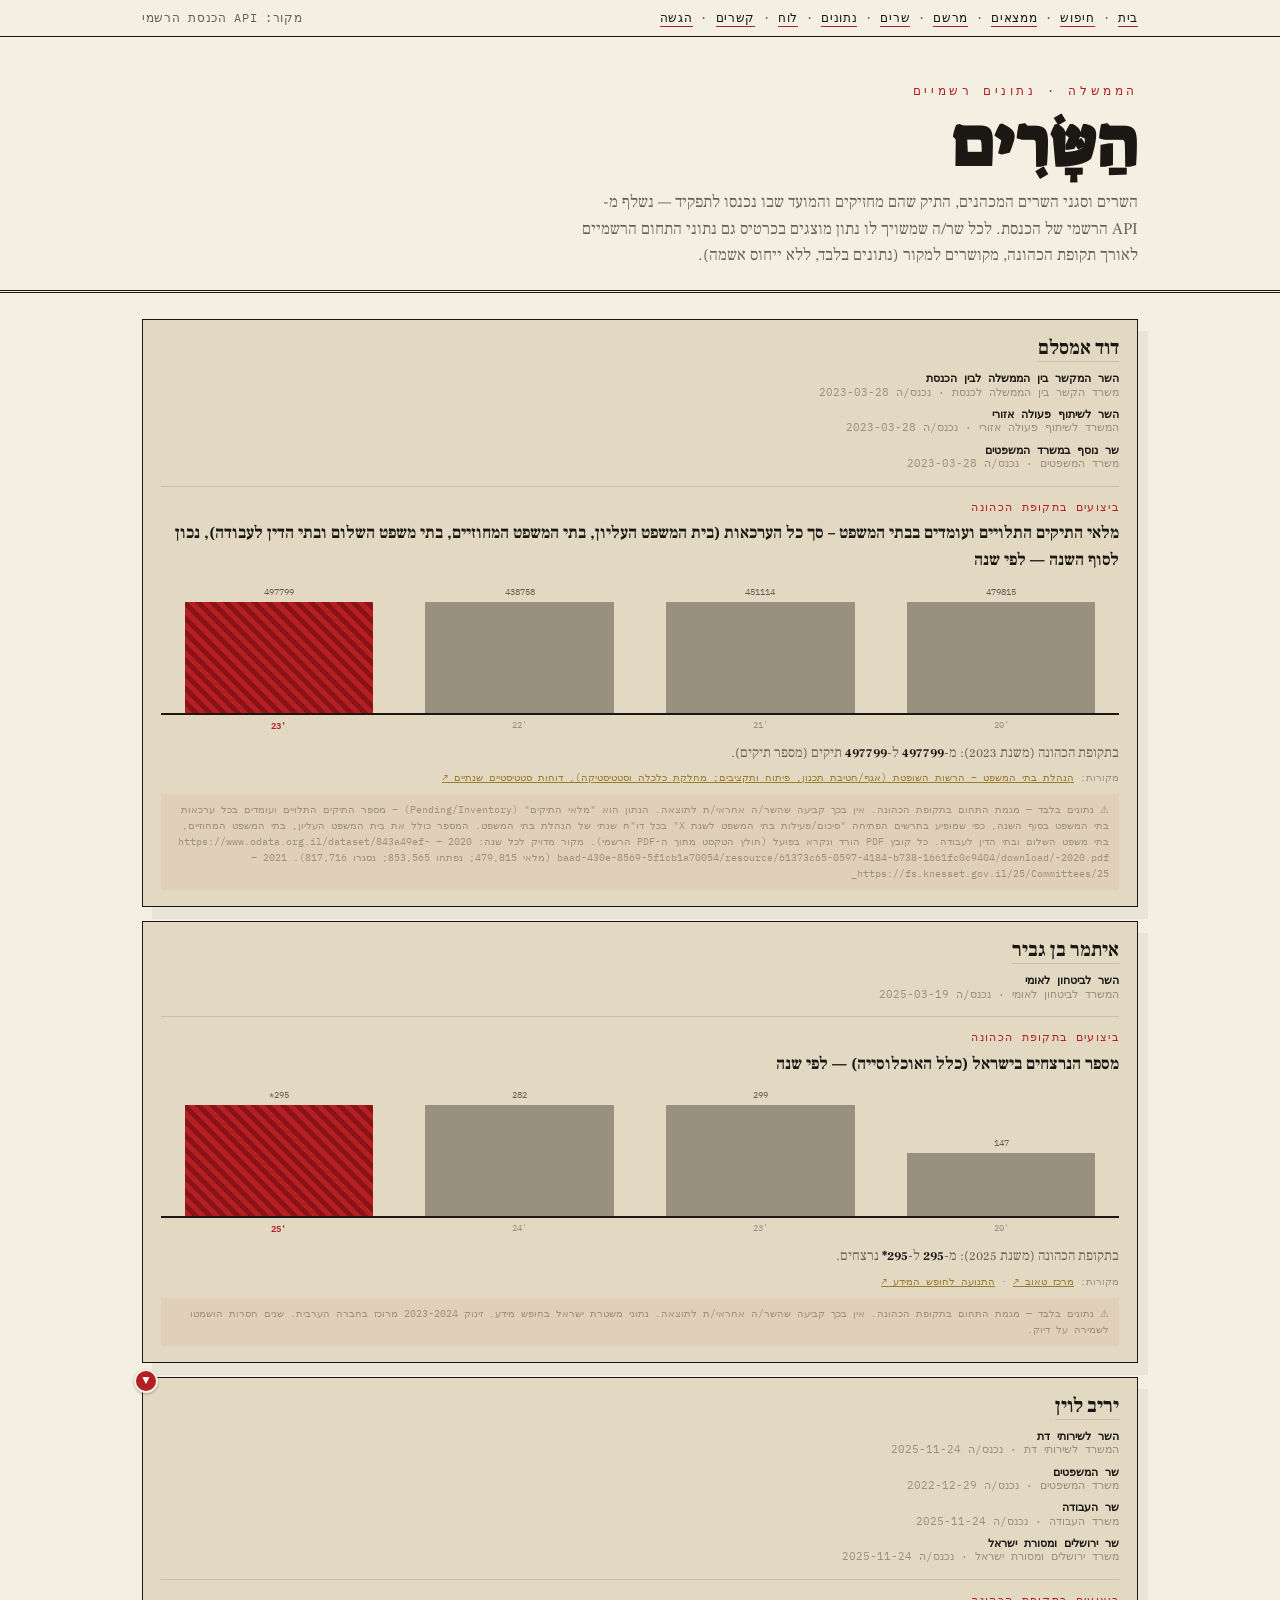
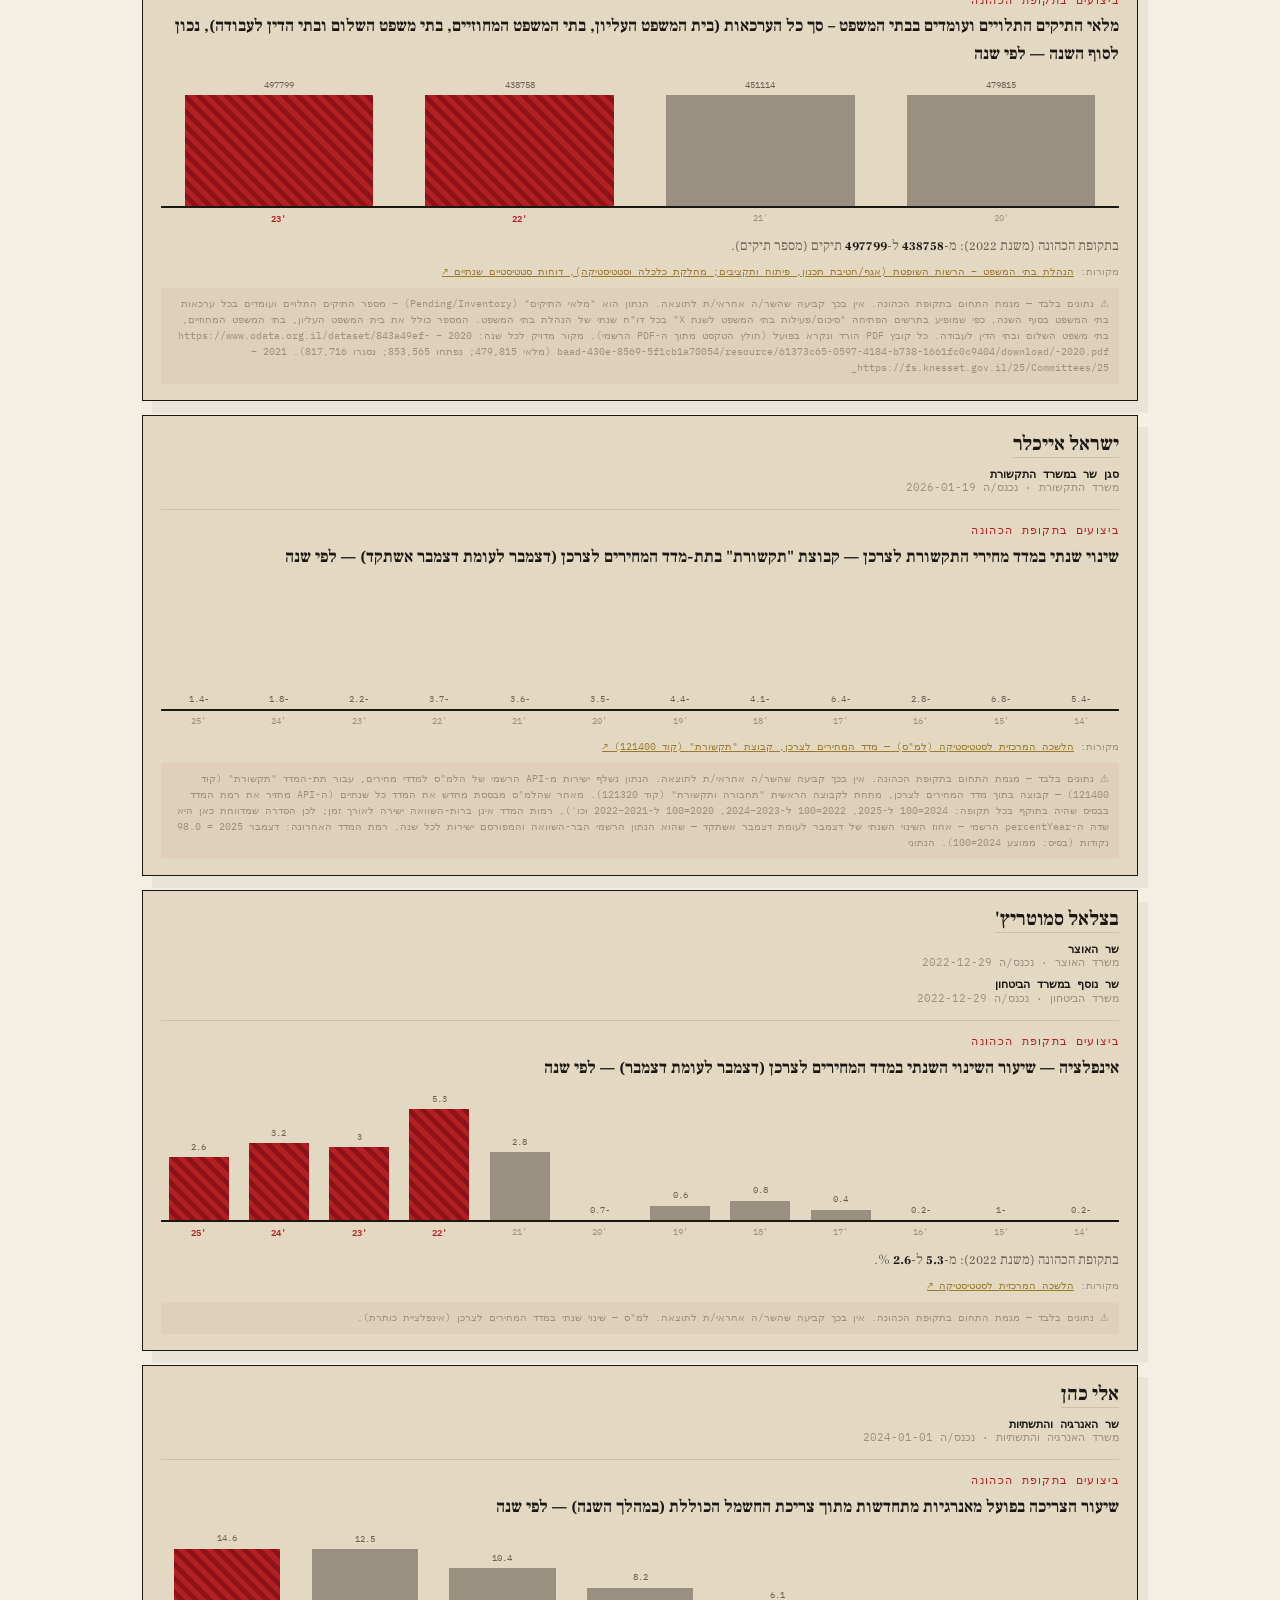
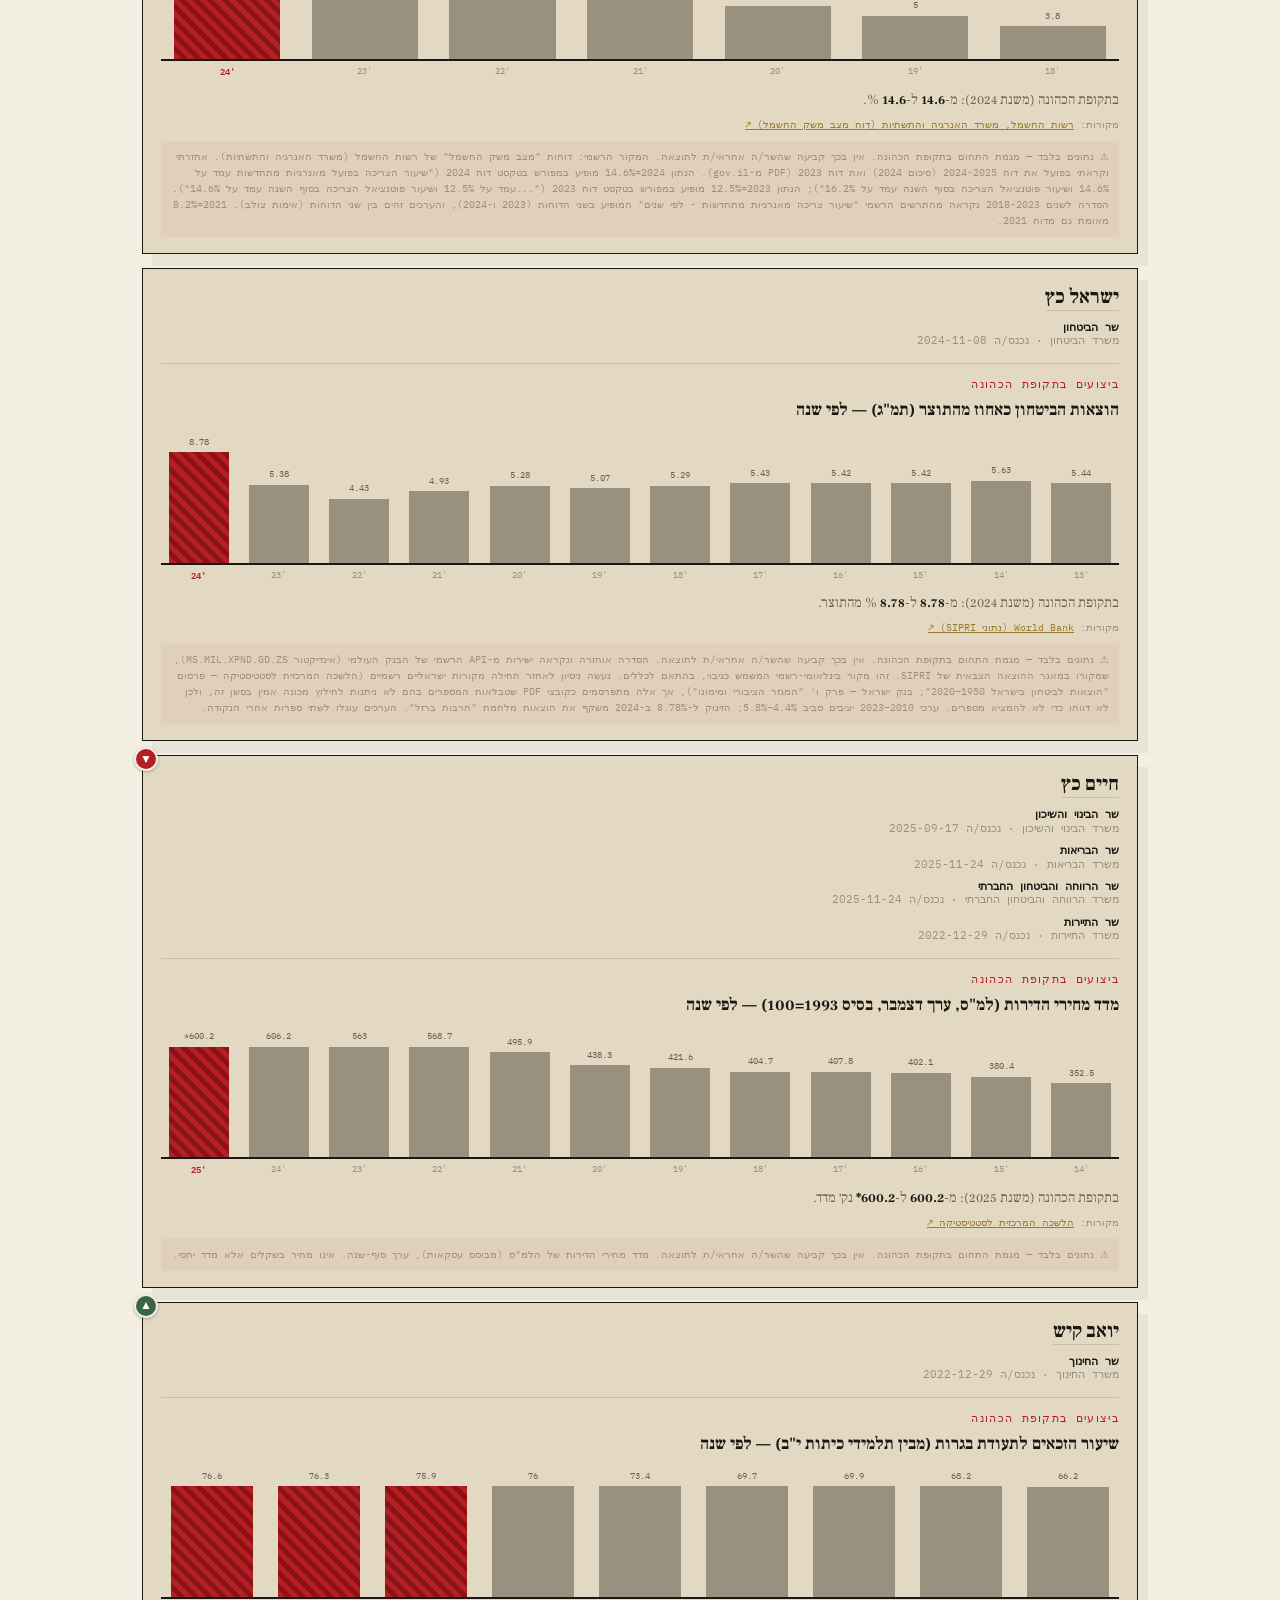
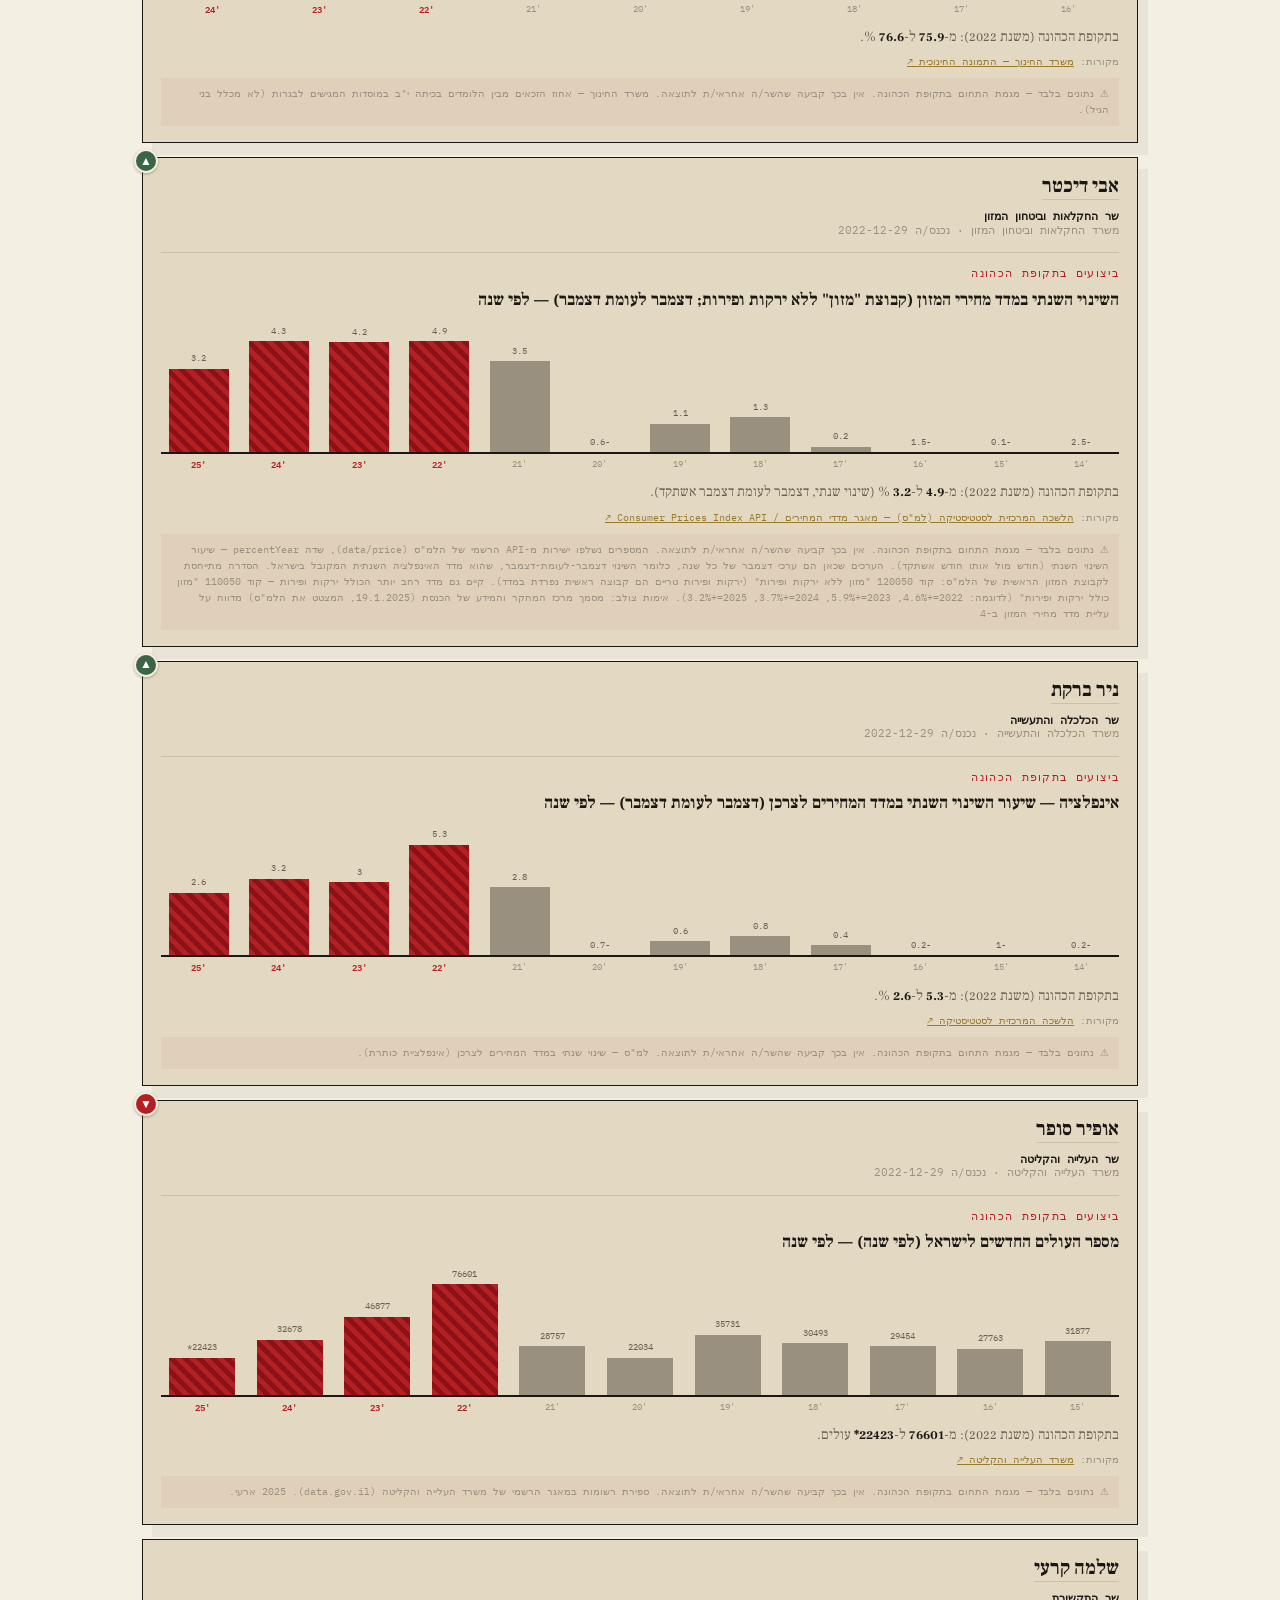
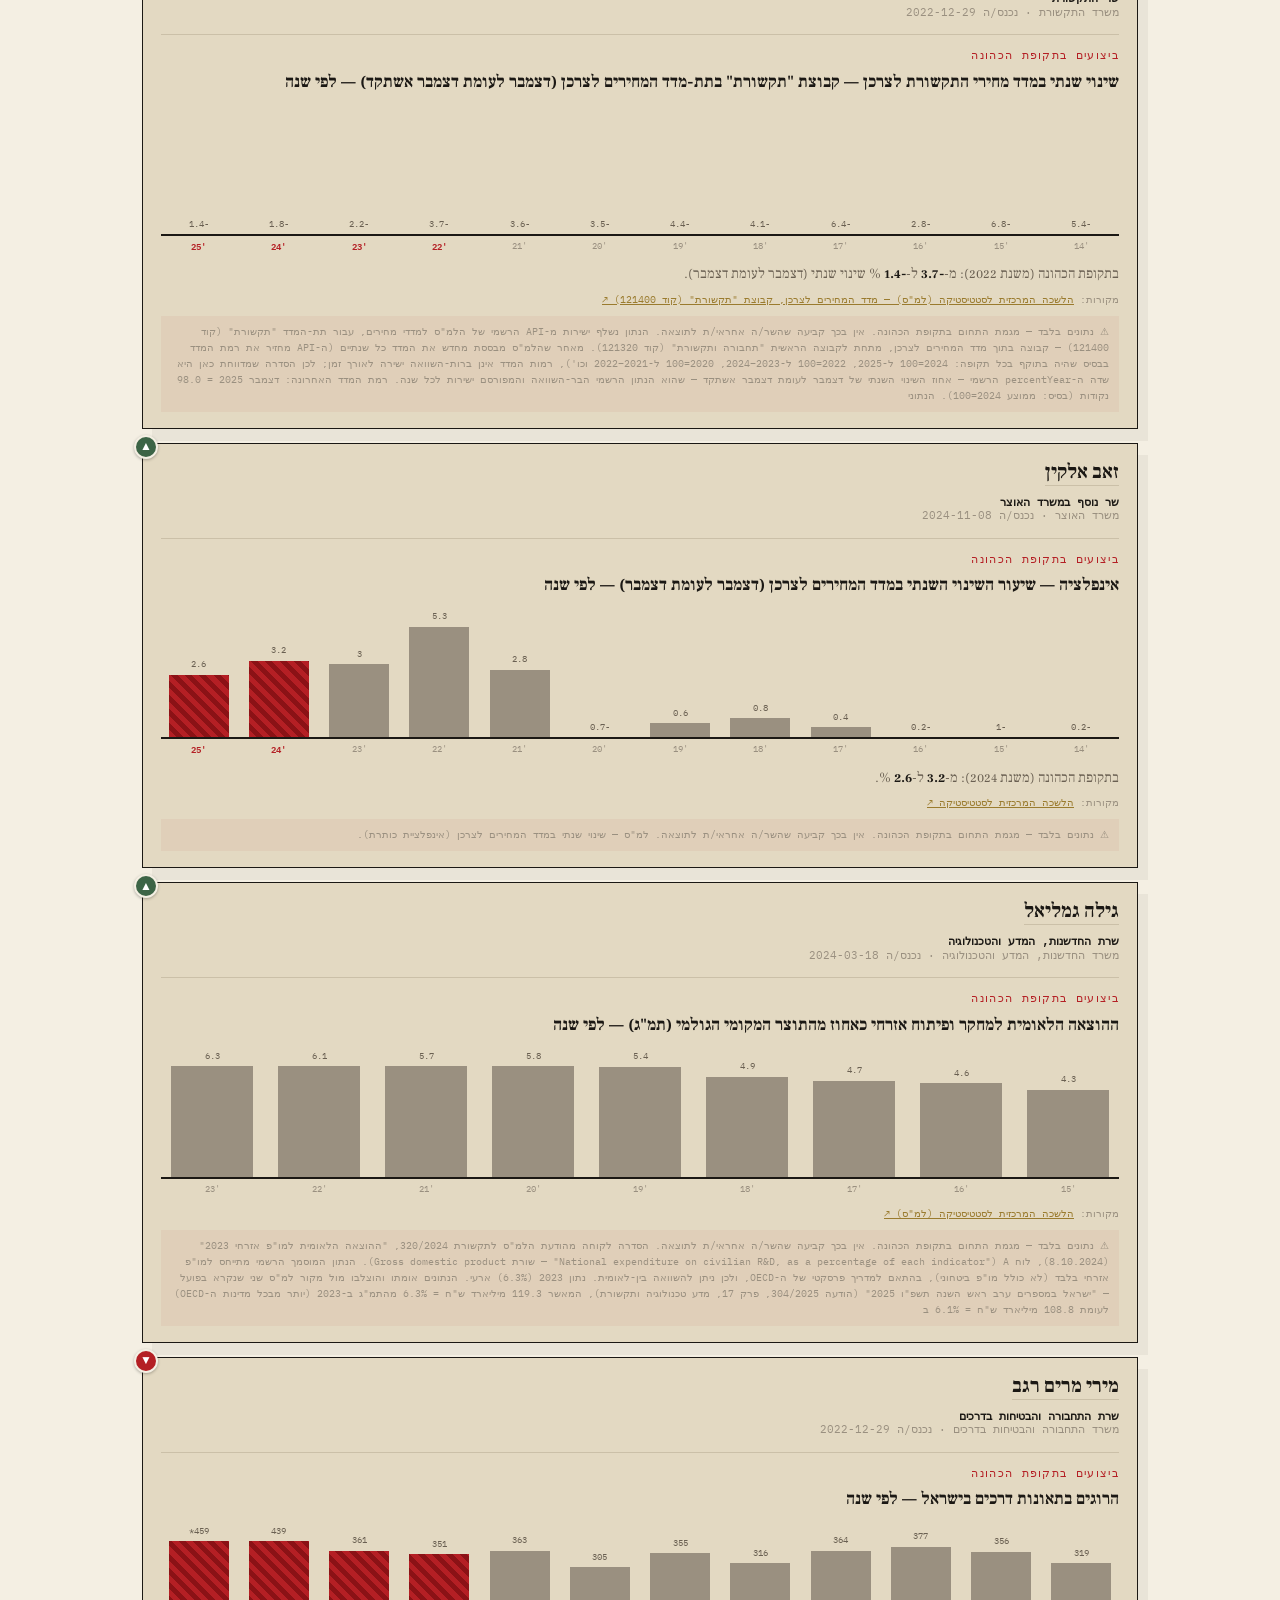
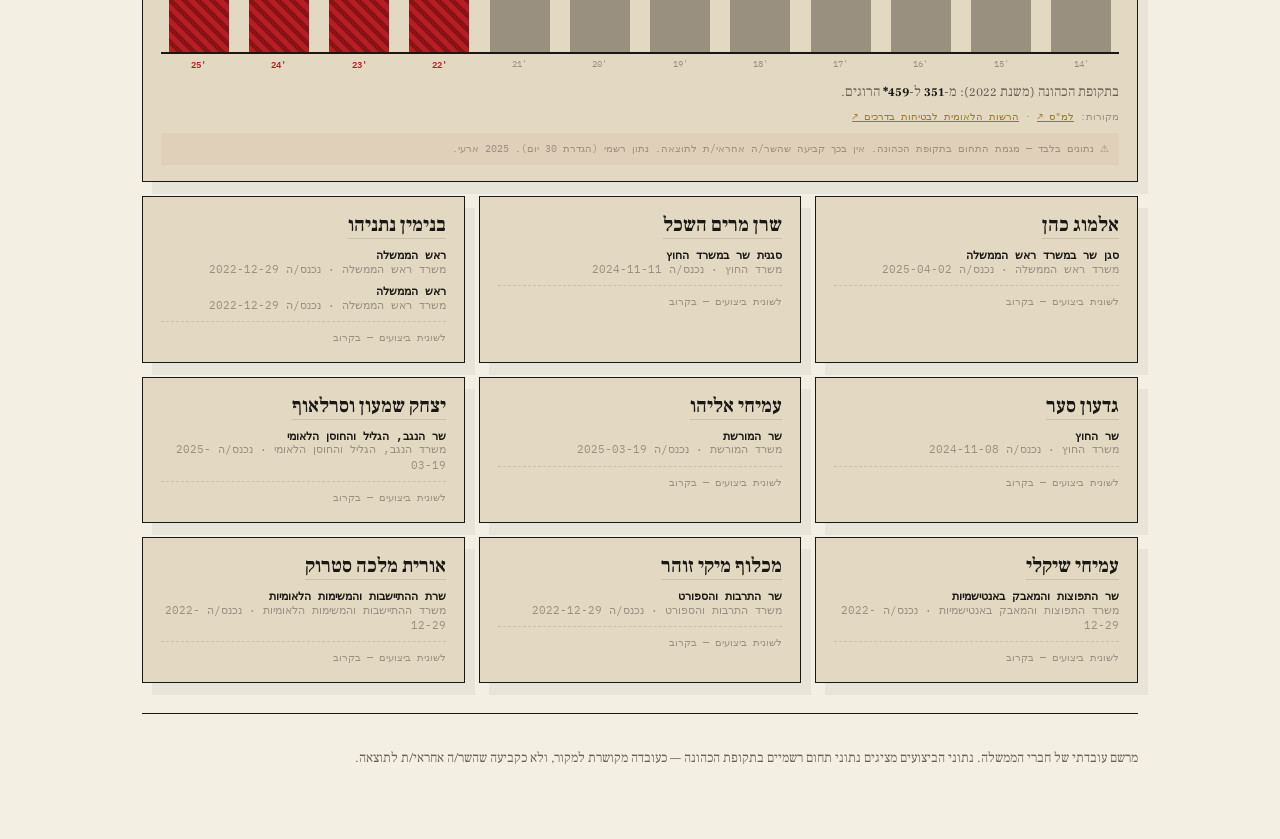
<file: docs/ministers.html>
<!DOCTYPE html>
<!-- פְּרוֹטוֹקוֹל · השרים — current government ministers + portfolios + tenure (Knesset OData). -->
<html lang="he" dir="rtl">
<head>
<meta charset="utf-8" /><meta name="viewport" content="width=device-width, initial-scale=1, viewport-fit=cover" />
<title>פְּרוֹטוֹקוֹל · השרים</title>
<meta name="description" content="לכל שר/ה — מגמת התחום בתקופת הכהונה. נתונים בלבד, ללא ייחוס אשמה." />
<meta property="og:title" content="פְּרוֹטוֹקוֹל · השרים והתחום שלהם" />
<meta property="og:image" content="https://noamsolomon123.github.io/protokol/og.png" />
<meta property="og:image:width" content="1200" />
<meta property="og:image:height" content="630" />
<meta name="twitter:image" content="https://noamsolomon123.github.io/protokol/og.png" />
<meta property="og:description" content="לכל שר/ה — מגמת התחום בתקופת הכהונה. נתונים בלבד, ללא ייחוס אשמה." />
<meta property="og:type" content="website" />
<meta property="og:url" content="https://noamsolomon123.github.io/protokol/ministers.html" />
<meta name="twitter:card" content="summary" />
<meta name="twitter:title" content="פְּרוֹטוֹקוֹל · השרים והתחום שלהם" />
<meta name="twitter:description" content="לכל שר/ה — מגמת התחום בתקופת הכהונה. נתונים בלבד, ללא ייחוס אשמה." />
<link rel="icon" href="data:image/svg+xml,%3Csvg xmlns='http://www.w3.org/2000/svg' viewBox='0 0 100 100'%3E%3Crect width='100' height='100' rx='20' fill='%23b41f24'/%3E%3Cpath d='M27 52l16 16 30-37' fill='none' stroke='white' stroke-width='11' stroke-linecap='round' stroke-linejoin='round'/%3E%3C/svg%3E" />
<link rel="preconnect" href="https://fonts.googleapis.com" /><link rel="preconnect" href="https://fonts.gstatic.com" crossorigin />
<link href="https://fonts.googleapis.com/css2?family=Frank+Ruhl+Libre:wght@400;500;700;900&family=Suez+One&family=Heebo:wght@300;400;500;700;800&family=IBM+Plex+Mono:wght@400;500;600&display=swap" rel="stylesheet" />
<style>
  :root{--paper:#f4efe3;--paper-edge:#e3d9c2;--ink:#1b1814;--ink-soft:#6a6052;--ink-faint:#9a9080;--rule:#cbc0a8;--stamp:#b41f24;--stamp-deep:#8b1216;--true:#3c6446;--gold:#9a7b2e;--maxw:1040px;}
  *{box-sizing:border-box;} body{margin:0;background:var(--paper);color:var(--ink);font-family:"Heebo",sans-serif;line-height:1.6;}
  ::selection{background:var(--stamp);color:var(--paper);} a{color:inherit;}
  .wrap{max-width:var(--maxw);margin:0 auto;padding:0 22px;} .num{font-family:"IBM Plex Mono",monospace;direction:ltr;unicode-bidi:isolate;}
  .filebar{border-bottom:1.5px solid var(--ink);background:var(--paper);position:sticky;top:0;z-index:40;}
  .filebar .wrap{display:flex;justify-content:space-between;align-items:center;gap:14px;padding:9px 22px;font-family:"IBM Plex Mono",monospace;font-size:11.5px;letter-spacing:.06em;color:var(--ink-soft);text-transform:uppercase;}
  .nav-link{text-decoration:none;color:var(--ink);border-bottom:1.5px solid var(--stamp);padding-bottom:1px;}
  header.mast{padding:44px 0 22px;border-bottom:3px double var(--ink);}
  .kicker{font-family:"IBM Plex Mono",monospace;font-size:12px;letter-spacing:.3em;color:var(--stamp);text-transform:uppercase;margin-bottom:12px;}
  .wordmark{font-family:"Suez One",serif;font-size:clamp(36px,7vw,68px);line-height:.92;margin:0;}
  .standfirst{font-family:"Frank Ruhl Libre",serif;font-size:16.5px;color:var(--ink-soft);margin:14px 0 0;max-width:62ch;}
  .grid{display:grid;grid-template-columns:repeat(auto-fill,minmax(300px,1fr));gap:14px;margin:26px 0;}
  .m{position:relative;border:1.5px solid var(--ink);background:var(--paper-edge);padding:16px 18px;box-shadow:10px 12px 0 rgba(27,24,20,.05);}
  .trend{position:absolute;top:-9px;left:-9px;width:24px;height:24px;border-radius:50%;display:flex;align-items:center;justify-content:center;font-size:12px;font-weight:800;color:#fff;border:2px solid var(--paper);z-index:2;box-shadow:0 1px 3px rgba(0,0,0,.28);cursor:help;}
  .trend.g{background:var(--true);} .trend.b{background:var(--stamp);}
  .m .role{font-family:"Frank Ruhl Libre",serif;font-weight:700;font-size:19px;line-height:1.25;}
  .m .nm{font-family:"Frank Ruhl Libre",serif;font-weight:700;font-size:20px;line-height:1.2;color:var(--ink);}
  .m .roles{display:flex;flex-direction:column;gap:5px;margin:9px 0 2px;}
  .m .role-item{font-family:"IBM Plex Mono",monospace;font-size:11px;line-height:1.4;}
  .m .role-item .role-t{color:var(--ink);font-weight:600;display:block;}
  .m .role-item .role-m{color:var(--ink-faint);}
  .m .nm a{text-decoration:none;border-bottom:1.5px solid var(--rule);}
  .m .meta{font-family:"IBM Plex Mono",monospace;font-size:11px;color:var(--ink-soft);margin-top:8px;letter-spacing:.02em;}
  .m .perf{font-family:"IBM Plex Mono",monospace;font-size:10px;color:var(--ink-faint);margin-top:8px;border-top:1px dashed var(--rule);padding-top:8px;}
  .m.perf-card{grid-column:1/-1;}
  .perf-h{font-family:"IBM Plex Mono",monospace;font-size:11px;letter-spacing:.12em;color:var(--stamp);text-transform:uppercase;margin:14px 0 4px;border-top:1px solid var(--rule);padding-top:12px;}
  .perf-t{font-family:"Frank Ruhl Libre",serif;font-weight:700;font-size:17px;margin:0 0 10px;}
  .chart{display:flex;align-items:flex-end;gap:5px;height:130px;border-bottom:2px solid var(--ink);padding-bottom:0;}
  .bar{flex:1;min-width:0;overflow:hidden;display:flex;flex-direction:column;align-items:center;justify-content:flex-end;height:100%;}
  .bar i{width:80%;background:var(--ink-faint);display:block;}
  .bar.ten i{background:repeating-linear-gradient(45deg,var(--stamp),var(--stamp) 5px,var(--stamp-deep) 5px,var(--stamp-deep) 10px);}
  .bar .v{font-family:"IBM Plex Mono",monospace;font-size:9px;color:var(--ink-soft);margin-bottom:3px;}
  .labels{display:flex;gap:5px;margin-top:3px;}
  .labels span{flex:1;min-width:0;overflow:hidden;text-align:center;font-family:"IBM Plex Mono",monospace;font-size:9px;color:var(--ink-faint);}
  .labels span.ten{color:var(--stamp);font-weight:600;}
  .perf-cap{font-family:"Frank Ruhl Libre",serif;font-size:14px;color:var(--ink-soft);margin-top:10px;}
  .perf-cap b{color:var(--ink);} .perf-cap .red{color:var(--stamp);}
  .perf-src{font-family:"IBM Plex Mono",monospace;font-size:10px;color:var(--ink-faint);margin-top:6px;} .perf-src a{color:var(--gold);}
  .perf-note{font-family:"IBM Plex Mono",monospace;font-size:10px;color:var(--ink-faint);margin-top:8px;background:rgba(180,31,36,.05);padding:8px 10px;}
  .state{font-family:"Frank Ruhl Libre",serif;font-size:17px;color:var(--ink-soft);padding:40px 8px;}
  footer{margin:30px 0 70px;padding-top:20px;border-top:1.5px solid var(--ink);font-family:"Frank Ruhl Libre",serif;font-size:13.5px;color:var(--ink-soft);}
</style>
</head>
<body>
  <div class="filebar"><div class="wrap">
    <span><a class="nav-link" href="./home.html">בית</a> · <a class="nav-link" href="./search.html">חיפוש</a> · <a class="nav-link" href="./findings.html">ממצאים</a> · <a class="nav-link" href="./directory.html">מרשם</a> · <a class="nav-link" href="./ministers.html">שרים</a> · <a class="nav-link" href="./statistics.html">נתונים</a> · <a class="nav-link" href="./leaderboard.html">לוח</a> · <a class="nav-link" href="./connections.html">קשרים</a> · <a class="nav-link" href="./submit.html">הגשה</a></span>
    <span>מקור: API הכנסת הרשמי</span>
  </div></div>
  <header class="mast"><div class="wrap">
    <div class="kicker">הממשלה · נתונים רשמיים</div>
    <h1 class="wordmark"><a href="./home.html" style="text-decoration:none;color:inherit;">הַשָּׂרִים</a></h1>
    <p class="standfirst">השרים וסגני השרים המכהנים, התיק שהם מחזיקים והמועד שבו נכנסו לתפקיד — נשלף מ-API הרשמי של הכנסת. לכל שר/ה שמשויך לו נתון מוצגים בכרטיס גם נתוני התחום הרשמיים לאורך תקופת הכהונה, מקושרים למקור (נתונים בלבד, ללא ייחוס אשמה).</p>
  </div></header>
  <div class="wrap">
    <div class="grid" id="grid"></div>
    <p id="state" class="state">טוען…</p>
    <footer><p>מרשם עובדתי של חברי הממשלה. נתוני הביצועים מציגים נתוני תחום רשמיים בתקופת הכהונה — כעובדה מקושרת למקור, ולא כקביעה שהשר/ה אחראי/ת לתוצאה.</p></footer>
  </div>
<script>
const esc=t=>(t||'').replace(/&/g,'&amp;').replace(/</g,'&lt;').replace(/>/g,'&gt;');
Promise.all([
  fetch('data/ministers.json',{cache:'no-store'}).then(r=>r.ok?r.json():null),
  fetch('data/portfolio_series.json',{cache:'no-store'}).then(r=>r.ok?r.json():{series:{}}).catch(()=>({series:{}})),
  fetch('data/minister_trends.json',{cache:'no-store'}).then(r=>r.ok?r.json():{trends:{}}).catch(()=>({trends:{}}))
]).then(([d, ps, tr])=>{
  if(!d||!d.ministers||!d.ministers.length){ document.getElementById('state').textContent='נתוני השרים אינם זמינים כרגע.'; return; }
  const series=(ps&&ps.series)||{};
  const TRENDS=(tr&&tr.trends)||{};
  const badge=pid=>{const t=TRENDS[pid]; if(!t||(t.direction!=='good'&&t.direction!=='bad'))return ''; const g=t.direction==='good'; return `<span class="trend ${g?'g':'b'}" title="${esc(t.label+': '+t.from_value+' ('+t.from_year+') ← '+t.to_value+' ('+t.to_year+') '+(t.unit||'')+' — מגמת נתון רשמי בכהונה. נתון בלבד, לא קביעה על תפקודו האישי.')}">${g?'▲':'▼'}</span>`;};
  // De-duplicate: one card per PERSON, listing all their portfolios (some ministers
  // hold several). Group by person_id.
  const byId=new Map();
  for(const m of d.ministers){
    if(!byId.has(m.person_id)) byId.set(m.person_id,{person_id:m.person_id,name:m.name,roles:[]});
    byId.get(m.person_id).roles.push({position:m.position,ministry:m.ministry,start_date:m.start_date});
  }
  const matchSeries=roles=>{
    for(const r of roles){ for(const key in series){ const s=series[key];
      if((s.match||[]).some(k=>(r.position||'').includes(k)||(r.ministry||'').includes(k))) return {s,role:r}; } }
    return null;
  };
  const cards=[...byId.values()].map(p=>{
    const mm=matchSeries(p.roles);
    const rolesHtml=p.roles.map(r=>`<div class="role-item"><span class="role-t">${esc(r.position)}</span><span class="role-m">${esc(r.ministry||'')} · נכנס/ה ${String(r.start_date||'').slice(0,10)}</span></div>`).join('');
    let perf='<div class="perf">לשונית ביצועים — בקרוב</div>';
    if(mm){
      const matched=mm.s, tyn=parseInt(String(mm.role.start_date||'').slice(0,4))||null;
      const pts=matched.points||[], max=Math.max(...pts.map(x=>x.value),1);
      const bars=pts.map(x=>{const h=Math.round(x.value/max*100),ten=tyn&&x.year>=tyn;return `<div class="bar ${ten?'ten':''}"><span class="v">${x.value}${x.provisional?'*':''}</span><i style="height:${h}%"></i></div>`;}).join('');
      const labels=pts.map(x=>`<span class="${tyn&&x.year>=tyn?'ten':''}">'${String(x.year).slice(2)}</span>`).join('');
      const startPt=pts.find(x=>x.year===tyn)||pts.find(x=>tyn&&x.year>=tyn), lastPt=pts[pts.length-1];
      let cap='';
      if(startPt&&lastPt){cap=`בתקופת הכהונה (משנת ${tyn}): מ-<b>${startPt.value}</b> ל-<b>${lastPt.value}${lastPt.provisional?'*':''}</b> ${esc(matched.unit)}.`;}
      const dir=(startPt&&lastPt)?(lastPt.value>startPt.value?'במגמת עלייה':(lastPt.value<startPt.value?'במגמת ירידה':'יציב')):'';
      const chartAria=`תרשים עמודות: ${matched.label}${dir?' — '+dir:''}${(startPt&&lastPt)?', מ-'+startPt.value+' ל-'+lastPt.value+' '+(matched.unit||''):''}`;
      const srcs=(matched.sources||[]).map(x=>`<a href="${x.url}" target="_blank" rel="noopener">${esc(x.org)} ↗</a>`).join(' · ');
      perf=`<div class="perf-h">ביצועים בתקופת הכהונה</div><div class="perf-t">${esc(matched.label)} — לפי שנה</div><div class="chart" role="img" aria-label="${esc(chartAria)}">${bars}</div><div class="labels">${labels}</div><div class="perf-cap">${cap}</div><div class="perf-src">מקורות: ${srcs}</div><div class="perf-note">⚠ נתונים בלבד — מגמת התחום בתקופת הכהונה. אין בכך קביעה שהשר/ה אחראי/ת לתוצאה. ${esc(matched.note||'')}</div>`;
    }
    return {perf:!!mm, html:`<div class="m${mm?' perf-card':''}">
      ${badge(p.person_id)}
      <div class="nm"><a href="mk.html?id=${p.person_id}">${esc(p.name)}</a></div>
      <div class="roles">${rolesHtml}</div>
      ${perf}</div>`};
  });
  cards.sort((a,b)=>(b.perf?1:0)-(a.perf?1:0));  // performance cards first
  document.getElementById('grid').innerHTML=cards.map(c=>c.html).join('');
  document.getElementById('state').style.display='none';
}).catch(()=>{document.getElementById('state').textContent='שגיאה בטעינה.';});
</script>
</body>
</html>
</file>
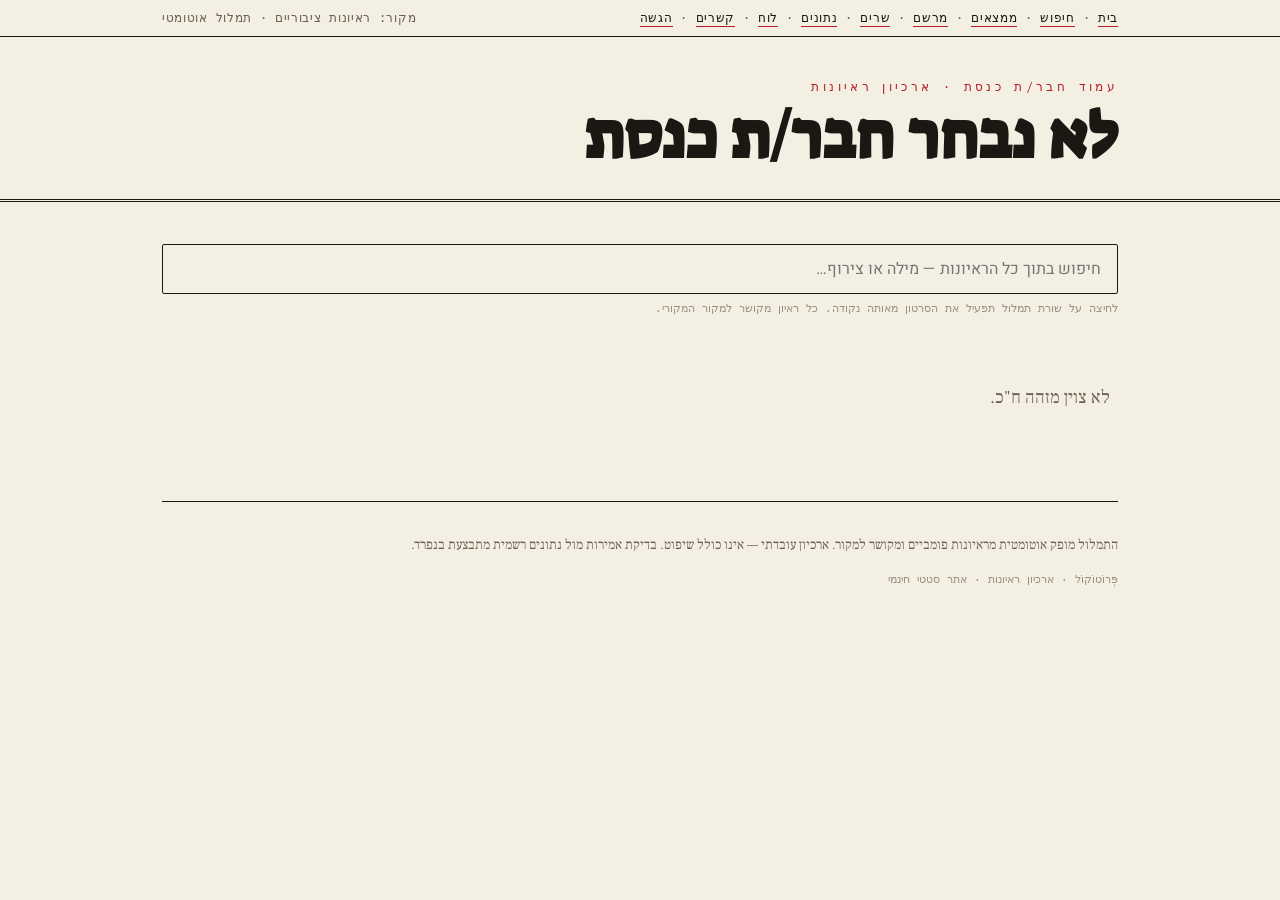
<file: docs/mk.html>
<!DOCTYPE html>
<!--
  פְּרוֹטוֹקוֹל · עמוד ח"כ — real per-MK profile: their transcribed interviews
  with embedded players + searchable, clickable transcripts.
  Usage: mk.html?id=<person_id>  (reads data/mk/<person_id>.json)
  Self-contained, RTL, "Forensic Dossier" aesthetic.
-->
<html lang="he" dir="rtl">
<head>
<meta charset="utf-8" />
<meta name="viewport" content="width=device-width, initial-scale=1, viewport-fit=cover" />
<title>פְּרוֹטוֹקוֹל · עמוד ח"כ</title>
<meta name="description" content="ראיונות, תמלולים, ציוצים ובדיקות עובדה מול נתונים רשמיים — באתר פְּרוֹטוֹקוֹל." />
<meta property="og:title" content="פְּרוֹטוֹקוֹל · פרופיל חבר/ת כנסת" />
<meta property="og:image" content="https://noamsolomon123.github.io/protokol/og.png" />
<meta property="og:image:width" content="1200" />
<meta property="og:image:height" content="630" />
<meta name="twitter:image" content="https://noamsolomon123.github.io/protokol/og.png" />
<meta property="og:description" content="ראיונות, תמלולים, ציוצים ובדיקות עובדה מול נתונים רשמיים — באתר פְּרוֹטוֹקוֹל." />
<meta property="og:type" content="website" />
<meta property="og:url" content="https://noamsolomon123.github.io/protokol/mk.html" />
<meta name="twitter:card" content="summary" />
<meta name="twitter:title" content="פְּרוֹטוֹקוֹל · פרופיל חבר/ת כנסת" />
<meta name="twitter:description" content="ראיונות, תמלולים, ציוצים ובדיקות עובדה מול נתונים רשמיים — באתר פְּרוֹטוֹקוֹל." />
<link rel="icon" href="data:image/svg+xml,%3Csvg xmlns='http://www.w3.org/2000/svg' viewBox='0 0 100 100'%3E%3Crect width='100' height='100' rx='20' fill='%23b41f24'/%3E%3Cpath d='M27 52l16 16 30-37' fill='none' stroke='white' stroke-width='11' stroke-linecap='round' stroke-linejoin='round'/%3E%3C/svg%3E" />
<link rel="preconnect" href="https://fonts.googleapis.com" />
<link rel="preconnect" href="https://fonts.gstatic.com" crossorigin />
<link href="https://fonts.googleapis.com/css2?family=Frank+Ruhl+Libre:wght@400;500;700;900&family=Suez+One&family=Heebo:wght@300;400;500;700;800&family=IBM+Plex+Mono:wght@400;500;600&display=swap" rel="stylesheet" />
<style>
  :root{--paper:#f4efe3;--paper-2:#ece4d2;--paper-edge:#e3d9c2;--ink:#1b1814;--ink-soft:#6a6052;--ink-faint:#9a9080;--rule:#cbc0a8;--stamp:#b41f24;--gold:#9a7b2e;--maxw:1000px;}
  *{box-sizing:border-box;}
  body{margin:0;background:var(--paper);color:var(--ink);font-family:"Heebo",sans-serif;line-height:1.6;}
  ::selection{background:var(--stamp);color:var(--paper);}
  a{color:inherit;}
  .wrap{max-width:var(--maxw);margin:0 auto;padding:0 22px;}
  .num{font-family:"IBM Plex Mono",monospace;direction:ltr;unicode-bidi:isolate;}
  .filebar{border-bottom:1.5px solid var(--ink);background:var(--paper);position:sticky;top:0;z-index:40;}
  .filebar .wrap{display:flex;justify-content:space-between;align-items:center;gap:14px;padding:9px 22px;font-family:"IBM Plex Mono",monospace;font-size:11.5px;letter-spacing:.06em;color:var(--ink-soft);text-transform:uppercase;}
  .nav-link{text-decoration:none;color:var(--ink);border-bottom:1.5px solid var(--stamp);padding-bottom:1px;}
  header.mast{padding:40px 0 22px;border-bottom:3px double var(--ink);}
  .kicker{font-family:"IBM Plex Mono",monospace;font-size:12px;letter-spacing:.28em;color:var(--stamp);text-transform:uppercase;margin-bottom:10px;}
  .mk-name{font-family:"Suez One",serif;font-size:clamp(34px,7vw,64px);line-height:.95;margin:0;}
  .mk-meta{font-family:"IBM Plex Mono",monospace;font-size:13px;color:var(--ink-soft);margin-top:10px;letter-spacing:.03em;}
  .mk-meta b{color:var(--stamp);}
  .search{width:100%;font-family:"Heebo";font-size:16px;padding:12px 16px;border:1.5px solid var(--ink);background:var(--paper);color:var(--ink);border-radius:2px;margin:22px 0 6px;}
  .search:focus{outline:none;border-color:var(--stamp);}
  .hint{font-family:"IBM Plex Mono",monospace;font-size:11px;color:var(--ink-faint);margin-bottom:18px;}
  .iv{border:1.5px solid var(--ink);background:var(--paper-edge);margin:0 0 26px;box-shadow:14px 18px 0 rgba(27,24,20,.05);}
  .iv-head{padding:16px 18px;border-bottom:1px solid var(--rule);}
  .iv-title{font-family:"Frank Ruhl Libre",serif;font-weight:700;font-size:19px;margin:0;}
  .iv-sub{font-family:"IBM Plex Mono",monospace;font-size:11px;color:var(--ink-soft);margin-top:5px;letter-spacing:.03em;}
  .iv-sub a{color:var(--gold);}
  .iv-body{display:grid;grid-template-columns:1.05fr 1fr;gap:0;}
  .player{padding:16px;border-inline-start:1px solid var(--rule);}
  .player iframe{width:100%;aspect-ratio:16/9;border:0;background:#000;}
  .transcript{padding:8px 6px 8px 14px;max-height:360px;overflow:auto;}
  .seg{display:flex;gap:10px;padding:6px 8px;border-radius:3px;cursor:pointer;font-size:14.5px;line-height:1.5;}
  .seg:hover{background:rgba(180,31,36,.06);}
  .seg .t{font-family:"IBM Plex Mono",monospace;font-size:11px;color:var(--stamp);flex:0 0 auto;padding-top:3px;}
  .seg.hit{background:rgba(154,123,46,.16);}
  .seg mark{background:#f3d98a;color:inherit;padding:0 1px;}
  .state{font-family:"Frank Ruhl Libre",serif;font-size:18px;color:var(--ink-soft);padding:48px 8px;}
  #findings{margin:20px 0 6px;}
  .contra-h{font-family:"IBM Plex Mono",monospace;font-size:12px;letter-spacing:.14em;color:var(--stamp);text-transform:uppercase;margin:6px 0 12px;}
  .no-contra{font-family:"Frank Ruhl Libre",serif;font-size:16px;color:var(--ink-soft);border-inline-start:3px solid #3c6446;padding:9px 14px;margin:6px 0 14px;background:rgba(60,100,70,.06);}
  .contra{border:1.5px solid var(--stamp);background:var(--paper-edge);padding:18px 18px 14px;margin:0 0 14px;position:relative;box-shadow:8px 10px 0 rgba(180,31,36,.07);}
  .c-stamp{position:absolute;top:-10px;inset-inline-start:16px;background:var(--stamp);color:var(--paper);font-family:"Suez One",serif;font-size:12px;padding:2px 10px;}
  .lbl{font-family:"IBM Plex Mono",monospace;font-size:10px;letter-spacing:.12em;color:var(--stamp);text-transform:uppercase;display:block;margin:8px 0 3px;}
  .c-quote{font-family:"Frank Ruhl Libre",serif;font-style:italic;font-size:18px;margin:0;line-height:1.5;}
  .c-datum{font-family:"Frank Ruhl Libre",serif;font-size:15px;} .c-datum a{color:var(--gold);}
  .c-reason{font-family:"IBM Plex Mono",monospace;font-size:11px;color:var(--ink-soft);margin-top:6px;}
  .c-mom{font-family:"IBM Plex Mono",monospace;font-size:11px;color:var(--stamp);text-decoration:none;display:inline-block;margin-top:8px;border-bottom:1.5px solid var(--stamp);}
  .tw-h{font-family:"IBM Plex Mono",monospace;font-size:12px;letter-spacing:.12em;color:var(--ink-soft);text-transform:uppercase;margin:24px 0 10px;border-top:1px solid var(--rule);padding-top:18px;}
  .tw-h a{color:var(--gold);text-decoration:none;}
  .tweets{display:grid;grid-template-columns:repeat(auto-fill,minmax(270px,1fr));gap:12px;margin-bottom:6px;}
  .tweet{border:1.4px solid var(--rule);background:var(--paper-edge);padding:12px 14px;border-radius:3px;display:flex;flex-direction:column;}
  .tweet .tw-text{font-family:"Frank Ruhl Libre",serif;font-size:14.5px;line-height:1.55;white-space:pre-wrap;word-break:break-word;}
  .tweet .tw-meta{font-family:"IBM Plex Mono",monospace;font-size:10.5px;color:var(--ink-faint);margin-top:auto;padding-top:9px;display:flex;justify-content:space-between;gap:8px;align-items:center;}
  .tweet .tw-meta a{color:var(--gold);text-decoration:none;white-space:nowrap;}
  footer{margin:40px 0 70px;padding-top:20px;border-top:1.5px solid var(--ink);font-family:"Frank Ruhl Libre",serif;font-size:13.5px;color:var(--ink-soft);}
  .colophon{font-family:"IBM Plex Mono",monospace;font-size:11px;color:var(--ink-faint);margin-top:14px;}
  @media (max-width:720px){ .iv-body{grid-template-columns:1fr;} .player{border-inline-start:none;border-bottom:1px solid var(--rule);} .transcript{max-height:300px;} }
</style>
</head>
<body>
  <div class="filebar"><div class="wrap">
    <span><a class="nav-link" href="./home.html">בית</a> · <a class="nav-link" href="./search.html">חיפוש</a> · <a class="nav-link" href="./findings.html">ממצאים</a> · <a class="nav-link" href="./directory.html">מרשם</a> · <a class="nav-link" href="./ministers.html">שרים</a> · <a class="nav-link" href="./statistics.html">נתונים</a> · <a class="nav-link" href="./leaderboard.html">לוח</a> · <a class="nav-link" href="./connections.html">קשרים</a> · <a class="nav-link" href="./submit.html">הגשה</a></span>
    <span>מקור: ראיונות ציבוריים · תמלול אוטומטי</span>
  </div></div>

  <header class="mast"><div class="wrap">
    <div class="kicker">עמוד חבר/ת כנסת · ארכיון ראיונות</div>
    <h1 class="mk-name" id="name">…</h1>
    <div class="mk-meta" id="meta"></div>
  </div></header>

  <div class="wrap">
    <div id="findings"></div>
    <div id="tweets"></div>
    <input id="search" class="search" type="search" placeholder="חיפוש בתוך כל הראיונות — מילה או צירוף…" aria-label="חיפוש בתמלול" />
    <div class="hint">לחיצה על שורת תמלול תפעיל את הסרטון מאותה נקודה. כל ראיון מקושר למקור המקורי.</div>
    <div id="list"></div>
    <p id="state" class="state">טוען…</p>

    <footer>
      <p>התמלול מופק אוטומטית מראיונות פומביים ומקושר למקור. ארכיון עובדתי — אינו כולל שיפוט. בדיקת אמירות מול נתונים רשמית מתבצעת בנפרד.</p>
      <div class="colophon">פְּרוֹטוֹקוֹל · ארכיון ראיונות · אתר סטטי חינמי</div>
    </footer>
  </div>

<script>
const qs = new URLSearchParams(location.search);
const id = qs.get('id');
const nameEl = document.getElementById('name');
const metaEl = document.getElementById('meta');
const listEl = document.getElementById('list');
const stateEl = document.getElementById('state');
const searchEl = document.getElementById('search');
let DATA = null;

function fmtDate(s){ return s ? String(s).slice(0,10) : ''; }
function fmtDur(sec){ if(!sec) return ''; const m=Math.round(sec/60); return m+' דק׳'; }

function esc(t){ return (t||'').replace(/&/g,'&amp;').replace(/</g,'&lt;').replace(/>/g,'&gt;'); }

function render(filter){
  const q = (filter||'').trim();
  let totalHits = 0;
  listEl.innerHTML = DATA.interviews.map((iv, i) => {
    const segs = iv.segments || [];
    const rows = segs.map(s => {
      const hit = q && s.text.includes(q);
      if(hit) totalHits++;
      if(q && !hit) return '';
      const t = Math.floor(s.start || 0);
      const mm = String(Math.floor(t/60)).padStart(2,'0'), ss = String(t%60).padStart(2,'0');
      let txt = esc(s.text);
      if(hit) txt = txt.split(q).join('<mark>'+esc(q)+'</mark>');
      return `<div class="seg${hit?' hit':''}" role="button" tabindex="0" aria-label="קפיצה לרגע ${mm}:${ss}" data-iv="${i}" data-t="${t}"><span class="t num">${mm}:${ss}</span><span>${txt}</span></div>`;
    }).join('');
    if(q && !rows) return '';  // hide interviews with no match
    return `<section class="iv">
      <div class="iv-head">
        <h3 class="iv-title">${esc(iv.title || 'ראיון')}</h3>
        <div class="iv-sub">${[esc(iv.channel||''), fmtDate(iv.published_at), fmtDur(iv.duration_sec)].filter(Boolean).join(' · ')} · <a href="${iv.url}" target="_blank" rel="noopener">צפייה במקור ↗</a></div>
      </div>
      <div class="iv-body">
        <div class="transcript">${rows || '<div class="seg"><span>אין תוצאות לחיפוש בראיון זה.</span></div>'}</div>
        <div class="player"><iframe id="yt-${i}" src="https://www.youtube.com/embed/${iv.video_id}" title="${esc(iv.title||'')}" allow="accelerometer; autoplay; clipboard-write; encrypted-media; gyroscope; picture-in-picture" allowfullscreen loading="lazy"></iframe></div>
      </div>
    </section>`;
  }).join('');
  if(q){ stateEl.style.display = totalHits ? 'none' : ''; stateEl.textContent = totalHits ? '' : 'לא נמצאו תוצאות לחיפוש.'; }
}

function seekSeg(seg){
  if(!seg || seg.dataset.iv===undefined) return;
  const f = document.getElementById('yt-'+seg.dataset.iv);
  if(f) f.src = `https://www.youtube.com/embed/${DATA.interviews[seg.dataset.iv].video_id}?start=${seg.dataset.t}&autoplay=1`;
}
listEl.addEventListener('click', e => seekSeg(e.target.closest('.seg')));
listEl.addEventListener('keydown', e => {
  if(e.key!=='Enter' && e.key!==' ') return;
  const seg = e.target.closest('.seg'); if(!seg || seg.dataset.iv===undefined) return;
  e.preventDefault(); seekSeg(seg);
});
searchEl.addEventListener('input', e => render(e.target.value));

const findingsEl=document.getElementById('findings');
function renderFindings(all){
  // Two kinds, both integrity-gated (confirmed only ever reach this file):
  //  · vs official data (outcome 'contradicted')  · self-contradiction (type 'self_contradiction', F4)
  const mine=(all||[]).filter(f=>String(f.person_id)===String(id)
    && (f.outcome==='contradicted' || f.type==='self_contradiction'));
  if(!mine.length){ findingsEl.innerHTML='<div class="no-contra">לא נמצאו אמירות הסותרות נתונים רשמיים. להלן הראיונות:</div>'; return; }
  const mom=(u,t)=> u?`${u}${u.includes('?')?'&':'?'}t=${Math.floor(t||0)}`:'#';
  findingsEl.innerHTML='<div class="contra-h">סתירות שנמצאו</div>'+mine.map(f=>{
    if(f.type==='self_contradiction'){
      const a=f.a||{}, b=f.b||{};
      return `<div class="contra"><div class="c-stamp">סוֹתֵר אֶת עַצְמוֹ</div>
        <span class="lbl">אמירה א'${f.metric?` · ${esc(f.metric)}`:''}</span><p class="c-quote">"${esc(a.quote)}"</p>
        <a class="c-mom" href="${mom(a.url,a.start)}" target="_blank" rel="noopener">▶ צפייה ברגע</a>
        <span class="lbl">אמירה ב'</span><p class="c-quote">"${esc(b.quote)}"</p>
        <a class="c-mom" href="${mom(b.url,b.start)}" target="_blank" rel="noopener">▶ צפייה ברגע</a>
        ${f.reason?`<div class="c-reason">${esc(f.reason)}</div>`:''}</div>`;
    }
    const s=f.stat||{};
    return `<div class="contra"><div class="c-stamp">סוֹתֵר נְתוּנִים</div>
      <span class="lbl">האמירה</span><p class="c-quote">"${esc(f.quote)}"</p>
      <span class="lbl">הנתון הרשמי</span><div class="c-datum">${esc(String(s.value))} ${esc(s.unit||'')} · ${esc(s.source_org||'')} <a href="${esc(s.source_url||'#')}" target="_blank" rel="noopener">↗</a></div>
      ${f.reason?`<div class="c-reason">${esc(f.reason)}</div>`:''}
      <a class="c-mom" href="${mom(f.url,f.approx_seconds)}" target="_blank" rel="noopener">▶ צפייה ברגע</a></div>`;
  }).join('');
}

const tweetsEl=document.getElementById('tweets');
function renderTweets(tj){
  if(!tj||!tj.tweets||!tj.tweets.length){ tweetsEl.innerHTML=''; return; }
  const items=tj.tweets.slice(0,15).map(t=>{
    const d=t.date?String(t.date).slice(0,10):'';
    return `<div class="tweet"><div class="tw-text">${esc(t.text||'')}</div><div class="tw-meta"><span class="num">${d} · ♥ ${t.likes||0} · ↻ ${t.retweets||0}</span><a href="${t.url}" target="_blank" rel="noopener">לציוץ ↗</a></div></div>`;
  }).join('');
  tweetsEl.innerHTML=`<div class="tw-h">🐦 ציוצים אחרונים — <a href="https://x.com/${esc(tj.handle)}" target="_blank" rel="noopener">@${esc(tj.handle)} ↗</a> · נאספים ומקושרים למקור</div><div class="tweets">${items}</div>`;
}

if(!id){ stateEl.textContent='לא צוין מזהה ח"כ.'; nameEl.textContent='לא נבחר חבר/ת כנסת'; }
else Promise.all([
  fetch(`data/mk/${id}.json`,{cache:'no-store'}).then(r=>r.ok?r.json():null).catch(()=>null),
  fetch('data/findings.json',{cache:'no-store'}).then(r=>r.ok?r.json():null).catch(()=>null),
  fetch(`data/tweets/${id}.json`,{cache:'no-store'}).then(r=>r.ok?r.json():null).catch(()=>null)
]).then(([d, fj, tj])=>{
  renderFindings(fj&&fj.findings);
  renderTweets(tj);
  if(!d){
    stateEl.textContent='אין עדיין ראיונות מתומללים עבור ח"כ זה. המערכת אוספת ומתמללת ראיונות באופן רציף.';
    return Promise.all([
      fetch('data/mk_index.json').then(r=>r.ok?r.json():null).catch(()=>null),
      fetch('data/ministers.json').then(r=>r.ok?r.json():null).catch(()=>null)
    ]).then(([idx,mins])=>{
      const m=idx&&(idx.mks||[]).find(x=>String(x.person_id)===String(id));
      const mn=mins&&(mins.ministers||[]).find(x=>String(x.person_id)===String(id));
      if(m){ nameEl.textContent=m.name; metaEl.innerHTML=`${esc(m.party||'')} · <b>0</b> ראיונות`; }
      else if(mn){ nameEl.textContent=mn.name; metaEl.innerHTML=`${esc(mn.position||mn.ministry||'')} · <b>0</b> ראיונות`; }
      else { nameEl.textContent='חבר/ת כנסת'; }
    }).catch(()=>{ nameEl.textContent='חבר/ת כנסת'; });
  }
  DATA=d; nameEl.textContent=d.name;
  const segs=d.interviews.reduce((a,iv)=>a+(iv.segments||[]).length,0);
  metaEl.innerHTML=`${d.party||''} · <b>${d.interviews.length}</b> ראיונות · <b>${segs}</b> קטעי תמלול`;
  stateEl.style.display='none';
  render('');
}).catch(()=>{ stateEl.textContent='שגיאה בטעינת נתוני הח"כ.'; if(nameEl.textContent==='…') nameEl.textContent='חבר/ת כנסת'; });
</script>
</body>
</html>
</file>
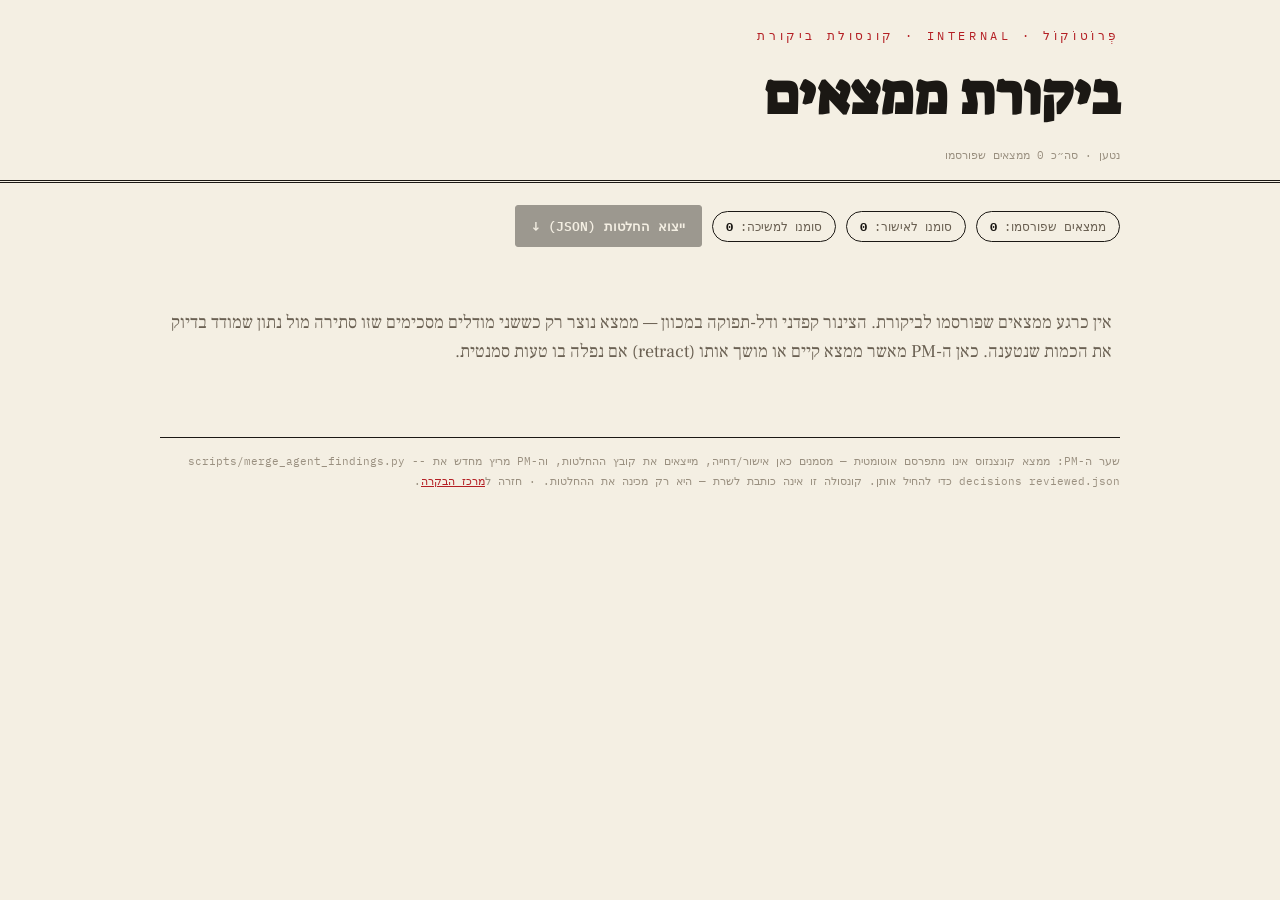
<file: docs/review.html>
<!DOCTYPE html>
<!-- פְּרוֹטוֹקוֹל · קונסולת ביקורת (INTERNAL) — PM review of candidate findings before publish.
     Reads data/findings.json; reviewer flips candidate→confirm/reject and exports a decisions JSON the PM commits.
     Static & backend-free: decisions are applied by re-running the merge script with the exported file. -->
<html lang="he" dir="rtl">
<head>
<meta charset="utf-8" /><meta name="viewport" content="width=device-width, initial-scale=1" />
<title>פְּרוֹטוֹקוֹל · קונסולת ביקורת</title>
<meta name="robots" content="noindex" />
<link rel="icon" href="data:image/svg+xml,%3Csvg xmlns='http://www.w3.org/2000/svg' viewBox='0 0 100 100'%3E%3Crect width='100' height='100' rx='20' fill='%23b41f24'/%3E%3Cpath d='M27 52l16 16 30-37' fill='none' stroke='white' stroke-width='11' stroke-linecap='round' stroke-linejoin='round'/%3E%3C/svg%3E" />
<link href="https://fonts.googleapis.com/css2?family=Frank+Ruhl+Libre:wght@400;500;700;900&family=Suez+One&family=Heebo:wght@300;400;500;700;800&family=IBM+Plex+Mono:wght@400;500;600&display=swap" rel="stylesheet" />
<style>
  :root{--paper:#f4efe3;--paper-2:#ece4d2;--edge:#e3d9c2;--ink:#1b1814;--soft:#6a6052;--faint:#9a9080;--rule:#cbc0a8;--stamp:#b41f24;--ok:#3c6446;--maxw:1000px;}
  *{box-sizing:border-box;} body{margin:0;background:var(--paper);color:var(--ink);font-family:"Heebo",sans-serif;line-height:1.6;}
  .num{font-family:"IBM Plex Mono",monospace;direction:ltr;unicode-bidi:isolate;}
  .wrap{max-width:var(--maxw);margin:0 auto;padding:0 20px;}
  header{border-bottom:3px double var(--ink);padding:26px 0 16px;}
  .kick{font-family:"IBM Plex Mono",monospace;font-size:12px;letter-spacing:.3em;color:var(--stamp);text-transform:uppercase;}
  h1{font-family:"Suez One",serif;font-size:clamp(32px,7vw,56px);margin:6px 0 0;}
  .upd{font-family:"IBM Plex Mono",monospace;font-size:11px;color:var(--faint);margin-top:6px;}
  .bar{display:flex;flex-wrap:wrap;gap:10px;align-items:center;margin:22px 0;font-family:"IBM Plex Mono",monospace;font-size:12px;}
  .pill{border:1.4px solid var(--ink);border-radius:20px;padding:5px 13px;color:var(--soft);}
  .pill b{color:var(--ink);}
  .btn{font-family:"IBM Plex Mono",monospace;font-size:13px;font-weight:600;padding:9px 16px;border:1.5px solid var(--ink);border-radius:3px;background:var(--ink);color:var(--paper);cursor:pointer;}
  .btn.ghost{background:transparent;color:var(--ink);}
  .btn:disabled{opacity:.4;cursor:not-allowed;}
  .card{border:1.5px solid var(--ink);background:var(--edge);padding:16px 18px;margin:14px 0;box-shadow:7px 9px 0 rgba(27,24,20,.05);}
  .card .who{font-family:"Frank Ruhl Libre",serif;font-weight:700;font-size:19px;}
  .card .meta{font-family:"IBM Plex Mono",monospace;font-size:11px;color:var(--faint);margin:2px 0 10px;}
  .quote{font-family:"Frank Ruhl Libre",serif;font-size:16.5px;border-inline-start:3px solid var(--stamp);padding-inline-start:12px;margin:8px 0;}
  .kv{font-family:"Frank Ruhl Libre",serif;font-size:15px;margin:6px 0;color:var(--soft);}
  .kv b{color:var(--ink);}
  .acts{display:flex;flex-wrap:wrap;gap:8px;align-items:center;margin-top:12px;border-top:1px solid var(--rule);padding-top:12px;}
  .dec{font-family:"IBM Plex Mono",monospace;font-size:12px;padding:7px 14px;border:1.5px solid var(--ink);border-radius:3px;background:var(--paper);cursor:pointer;}
  .dec.confirm.on{background:var(--ok);color:var(--paper);border-color:var(--ok);}
  .dec.reject.on{background:var(--stamp);color:var(--paper);border-color:var(--stamp);}
  .rnote{flex:1;min-width:200px;font-family:"Heebo";font-size:14px;padding:7px 10px;border:1.4px solid var(--rule);border-radius:3px;background:var(--paper);}
  .state{font-family:"Frank Ruhl Libre",serif;font-size:18px;color:var(--soft);padding:40px 8px;}
  .confirmed-tag{font-family:"IBM Plex Mono",monospace;font-size:10.5px;background:var(--ok);color:var(--paper);padding:2px 8px;border-radius:3px;}
  footer{margin:30px 0 60px;font-family:"IBM Plex Mono",monospace;font-size:11px;color:var(--faint);border-top:1.5px solid var(--ink);padding-top:14px;line-height:1.8;}
  a{color:var(--stamp);}
</style>
</head>
<body>
  <header><div class="wrap">
    <div class="kick">פְּרוֹטוֹקוֹל · INTERNAL · קונסולת ביקורת</div>
    <h1>ביקורת ממצאים</h1>
    <div class="upd" id="upd">טוען…</div>
  </div></header>
  <div class="wrap">
    <div class="bar">
      <span class="pill">ממצאים שפורסמו: <b id="n-cand">0</b></span>
      <span class="pill">סומנו לאישור: <b id="n-yes">0</b></span>
      <span class="pill">סומנו למשיכה: <b id="n-no">0</b></span>
      <button class="btn" id="export" disabled>ייצוא החלטות (JSON) ↓</button>
    </div>
    <div id="list"></div>
    <footer>
      שער ה-PM: ממצא קונצנזוס אינו מתפרסם אוטומטית — מסמנים כאן אישור/דחייה, מייצאים את קובץ ההחלטות,
      וה-PM מריץ מחדש את <span class="num">scripts/merge_agent_findings.py --decisions reviewed.json</span> כדי להחיל אותן.
      קונסולה זו אינה כותבת לשרת — היא רק מכינה את ההחלטות. ·
      חזרה ל<a href="./control.html">מרכז הבקרה</a>.
    </footer>
  </div>
<script>
const $=id=>document.getElementById(id);
const esc=t=>(t==null?'':String(t)).replace(/&/g,'&amp;').replace(/</g,'&lt;').replace(/>/g,'&gt;');
const decisions={}; // id -> {decision, note}
let CAND=[];

function fid(f,i){ return f.id || f.finding_id || ('cand-'+i); }
function url(f){ return f.source_url || f.url || f.video_url || ''; }
function quote(f){ return f.quote || f.claim || f.statement || f.text || ''; }
function who(f){ return f.mk_name || f.person || f.name || 'לא ידוע'; }
function stat(f){ return f.stat || f.metric || f.official_stat || f.measure || ''; }
function verdict(f){ return f.verdict || f.status || ''; }
function reason(f){ return f.reason || f.rationale || f.explanation || ''; }

function recount(){
  let yes=0,no=0;
  for(const k in decisions){ if(decisions[k].decision==='confirm') yes++; else if(decisions[k].decision==='reject') no++; }
  $('n-yes').textContent=yes; $('n-no').textContent=no;
  $('export').disabled = (yes+no)===0;
}
function setDec(id,d){
  decisions[id]=decisions[id]||{}; decisions[id].decision = (decisions[id].decision===d? null : d);
  render(); recount();
}
function setNote(id,v){ decisions[id]=decisions[id]||{}; decisions[id].note=v; }

function card(f,i){
  const id=fid(f,i), u=url(f), dec=(decisions[id]||{}).decision;
  return `<div class="card">
    <div class="who">${esc(who(f))}</div>
    <div class="meta">${esc(id)} · ${esc(verdict(f)||'candidate')}${f.source?(' · '+esc(f.source)):''}</div>
    ${quote(f)?`<div class="quote">${esc(quote(f))}</div>`:''}
    ${stat(f)?`<div class="kv"><b>הנתון הרשמי:</b> ${esc(stat(f))}</div>`:''}
    ${reason(f)?`<div class="kv"><b>נימוק:</b> ${esc(reason(f))}</div>`:''}
    ${u?`<div class="kv"><a href="${esc(u)}" target="_blank" rel="noopener">▶ מקור ↗</a></div>`:''}
    <div class="acts">
      <button class="dec confirm ${dec==='confirm'?'on':''}" onclick="setDec('${esc(id)}','confirm')">✓ אשר</button>
      <button class="dec reject ${dec==='reject'?'on':''}" onclick="setDec('${esc(id)}','reject')">✕ משוך (retract)</button>
      <input class="rnote" placeholder="הערת ביקורת (לא חובה)" value="${esc((decisions[id]||{}).note||'')}" oninput="setNote('${esc(id)}',this.value)" />
    </div>
  </div>`;
}
function render(){
  $('list').innerHTML = CAND.length ? CAND.map(card).join('')
    : '<div class="state">אין כרגע ממצאים שפורסמו לביקורת. הצינור קפדני ודל-תפוקה במכוון — ממצא נוצר רק כששני מודלים מסכימים שזו סתירה מול נתון שמודד בדיוק את הכמות שנטענה. כאן ה-PM מאשר ממצא קיים או מושך אותו (retract) אם נפלה בו טעות סמנטית.</div>';
}
fetch('data/findings.json',{cache:'no-store'}).then(r=>r.json()).then(d=>{
  CAND=d.findings||[];   // public findings.json carries only confirmed/published findings — review them for affirm/retract
  $('n-cand').textContent=CAND.length;
  $('upd').textContent='נטען · '+(d.counts? ('סה״כ '+(d.counts.total||0)+' ממצאים שפורסמו') : '');
  render(); recount();
}).catch(()=>{ $('upd').textContent='שגיאה בטעינת findings.json'; $('list').innerHTML='<div class="state">לא ניתן לטעון את הממצאים.</div>'; });

$('export').addEventListener('click',()=>{
  const out=Object.entries(decisions).filter(([,v])=>v.decision).map(([id,v])=>({id, decision:v.decision, note:v.note||''}));
  const blob=new Blob([JSON.stringify({reviewed_at:new Date().toISOString(), decisions:out},null,2)],{type:'application/json'});
  const a=document.createElement('a'); a.href=URL.createObjectURL(blob); a.download='reviewed.json'; a.click();
});
</script>
</body>
</html>
</file>
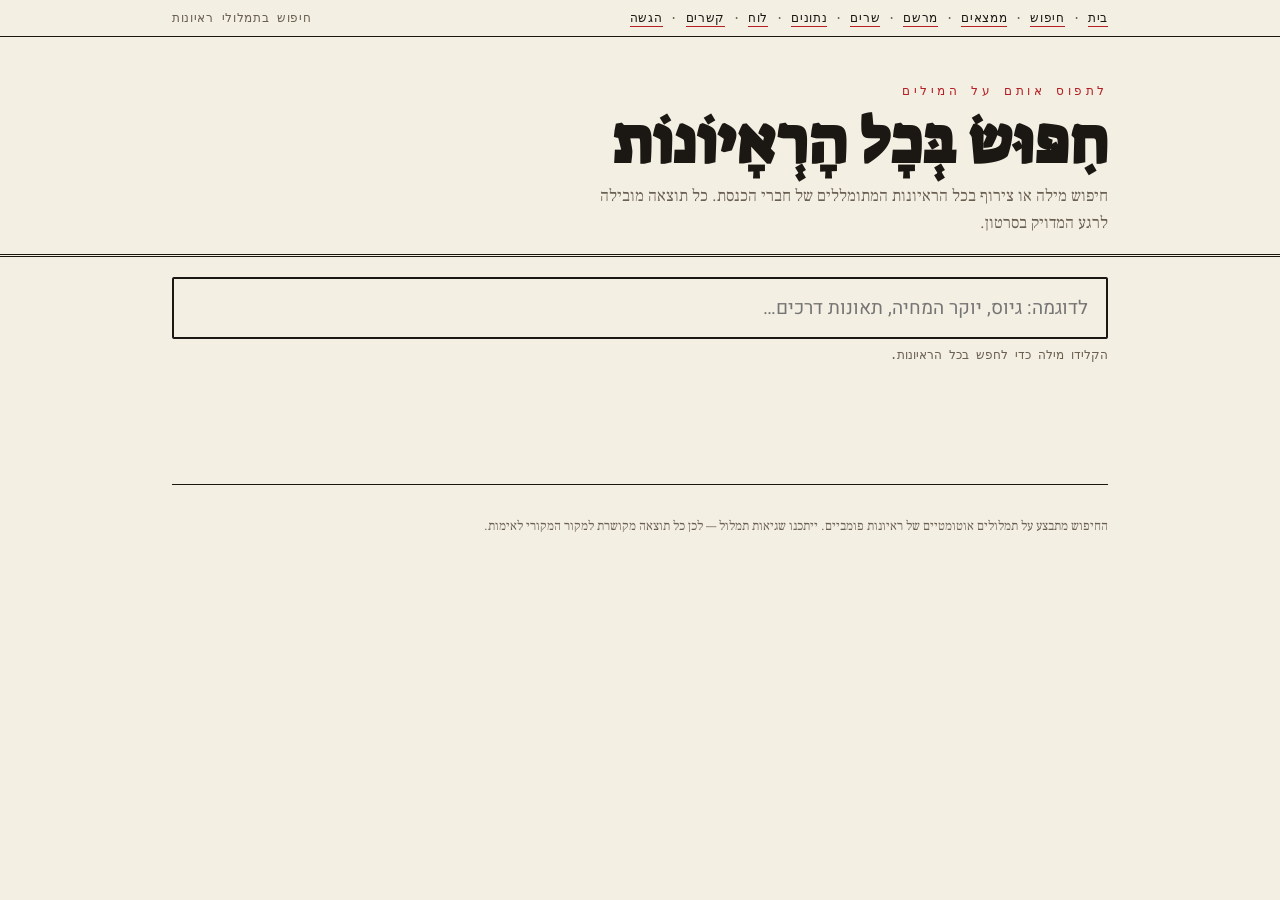
<file: docs/search.html>
<!DOCTYPE html>
<!-- פְּרוֹטוֹקוֹל · חיפוש — search a phrase across ALL transcribed interviews, jump to the moment. -->
<html lang="he" dir="rtl">
<head>
<meta charset="utf-8" /><meta name="viewport" content="width=device-width, initial-scale=1, viewport-fit=cover" />
<title>פְּרוֹטוֹקוֹל · חיפוש בכל הראיונות</title>
<meta name="description" content="חפשו מילה או צירוף בכל תמלולי הראיונות — וקפצו לרגע המדויק בסרטון." />
<meta property="og:title" content="פְּרוֹטוֹקוֹל · חיפוש בכל הראיונות" />
<meta property="og:image" content="https://noamsolomon123.github.io/protokol/og.png" />
<meta property="og:image:width" content="1200" />
<meta property="og:image:height" content="630" />
<meta name="twitter:image" content="https://noamsolomon123.github.io/protokol/og.png" />
<meta property="og:description" content="חפשו מילה או צירוף בכל תמלולי הראיונות — וקפצו לרגע המדויק בסרטון." />
<meta property="og:type" content="website" />
<meta property="og:url" content="https://noamsolomon123.github.io/protokol/search.html" />
<meta name="twitter:card" content="summary" />
<meta name="twitter:title" content="פְּרוֹטוֹקוֹל · חיפוש בכל הראיונות" />
<meta name="twitter:description" content="חפשו מילה או צירוף בכל תמלולי הראיונות — וקפצו לרגע המדויק בסרטון." />
<link rel="icon" href="data:image/svg+xml,%3Csvg xmlns='http://www.w3.org/2000/svg' viewBox='0 0 100 100'%3E%3Crect width='100' height='100' rx='20' fill='%23b41f24'/%3E%3Cpath d='M27 52l16 16 30-37' fill='none' stroke='white' stroke-width='11' stroke-linecap='round' stroke-linejoin='round'/%3E%3C/svg%3E" />
<link rel="preconnect" href="https://fonts.googleapis.com" /><link rel="preconnect" href="https://fonts.gstatic.com" crossorigin />
<link href="https://fonts.googleapis.com/css2?family=Frank+Ruhl+Libre:wght@400;500;700;900&family=Suez+One&family=Heebo:wght@300;400;500;700;800&family=IBM+Plex+Mono:wght@400;500;600&display=swap" rel="stylesheet" />
<style>
  :root{--paper:#f4efe3;--paper-edge:#e3d9c2;--ink:#1b1814;--ink-soft:#6a6052;--ink-faint:#9a9080;--rule:#cbc0a8;--stamp:#b41f24;--gold:#9a7b2e;--maxw:980px;}
  *{box-sizing:border-box;} body{margin:0;background:var(--paper);color:var(--ink);font-family:"Heebo",sans-serif;line-height:1.6;}
  ::selection{background:var(--stamp);color:var(--paper);} a{color:inherit;}
  .wrap{max-width:var(--maxw);margin:0 auto;padding:0 22px;} .num{font-family:"IBM Plex Mono",monospace;direction:ltr;unicode-bidi:isolate;}
  .filebar{border-bottom:1.5px solid var(--ink);background:var(--paper);position:sticky;top:0;z-index:40;}
  .filebar .wrap{display:flex;justify-content:space-between;align-items:center;gap:14px;padding:9px 22px;font-family:"IBM Plex Mono",monospace;font-size:11.5px;letter-spacing:.06em;color:var(--ink-soft);text-transform:uppercase;}
  .nav-link{text-decoration:none;color:var(--ink);border-bottom:1.5px solid var(--stamp);padding-bottom:1px;}
  header.mast{padding:44px 0 18px;border-bottom:3px double var(--ink);}
  .kicker{font-family:"IBM Plex Mono",monospace;font-size:12px;letter-spacing:.3em;color:var(--stamp);text-transform:uppercase;margin-bottom:12px;}
  .wordmark{font-family:"Suez One",serif;font-size:clamp(34px,7vw,64px);line-height:.92;margin:0;}
  .standfirst{font-family:"Frank Ruhl Libre",serif;font-size:16.5px;color:var(--ink-soft);margin:12px 0 0;max-width:60ch;}
  .search{width:100%;font-family:"Heebo";font-size:19px;padding:15px 18px;border:2px solid var(--ink);background:var(--paper);color:var(--ink);border-radius:2px;margin:20px 0 6px;}
  .search:focus{outline:none;border-color:var(--stamp);}
  .meta{font-family:"IBM Plex Mono",monospace;font-size:12px;color:var(--ink-soft);margin-bottom:18px;}
  .meta b{color:var(--stamp);}
  .res{border-bottom:1px solid var(--rule);padding:14px 6px;}
  .res .top{display:flex;justify-content:space-between;gap:10px;align-items:baseline;flex-wrap:wrap;}
  .res .who{font-family:"Frank Ruhl Libre",serif;font-weight:700;font-size:17px;}
  .res .who a{text-decoration:none;border-bottom:1.5px solid var(--rule);}
  .res .src{font-family:"IBM Plex Mono",monospace;font-size:10.5px;color:var(--ink-faint);}
  .res .txt{font-family:"Frank Ruhl Libre",serif;font-size:16px;margin:6px 0 0;line-height:1.55;}
  .res .txt mark{background:#f3d98a;color:inherit;padding:0 1px;}
  .res .t{font-family:"IBM Plex Mono",monospace;font-size:11px;color:var(--stamp);}
  .res .t a{text-decoration:none;}
  .state{font-family:"Frank Ruhl Libre",serif;font-size:17px;color:var(--ink-soft);padding:36px 8px;}
  footer{margin:30px 0 70px;padding-top:18px;border-top:1.5px solid var(--ink);font-family:"Frank Ruhl Libre",serif;font-size:13px;color:var(--ink-soft);}
</style>
</head>
<body>
  <div class="filebar"><div class="wrap">
    <span><a class="nav-link" href="./home.html">בית</a> · <a class="nav-link" href="./search.html">חיפוש</a> · <a class="nav-link" href="./findings.html">ממצאים</a> · <a class="nav-link" href="./directory.html">מרשם</a> · <a class="nav-link" href="./ministers.html">שרים</a> · <a class="nav-link" href="./statistics.html">נתונים</a> · <a class="nav-link" href="./leaderboard.html">לוח</a> · <a class="nav-link" href="./connections.html">קשרים</a> · <a class="nav-link" href="./submit.html">הגשה</a></span>
    <span>חיפוש בתמלולי ראיונות</span>
  </div></div>
  <header class="mast"><div class="wrap">
    <div class="kicker">לתפוס אותם על המילים</div>
    <h1 class="wordmark">חִפּוּשׂ בְּכָל הָרְאָיוֹנוֹת</h1>
    <p class="standfirst">חיפוש מילה או צירוף בכל הראיונות המתומללים של חברי הכנסת. כל תוצאה מובילה לרגע המדויק בסרטון.</p>
  </div></header>
  <div class="wrap">
    <input id="q" class="search" type="search" placeholder="לדוגמה: גיוס, יוקר המחיה, תאונות דרכים…" aria-label="חיפוש" />
    <div class="meta" id="meta">טוען תמלולים…</div>
    <div id="res"></div>
    <p id="state" class="state"></p>
    <footer><p>החיפוש מתבצע על תמלולים אוטומטיים של ראיונות פומביים. ייתכנו שגיאות תמלול — לכן כל תוצאה מקושרת למקור המקורי לאימות.</p></footer>
  </div>
<script>
const qEl=document.getElementById('q'), resEl=document.getElementById('res'), stateEl=document.getElementById('state'), metaEl=document.getElementById('meta');
let IVS=[], SEGS=[]; // interviews[{pid,name,vid,url,title}], segments=[[ivIndex,start,text],...]
const esc=t=>(t||'').replace(/&/g,'&amp;').replace(/</g,'&lt;').replace(/>/g,'&gt;');
const moment=(url,t)=> url ? `${url}${url.includes('?')?'&':'?'}t=${Math.floor(t||0)}` : '#';
const _q=new URLSearchParams(location.search).get('q'); if(_q){ qEl.value=_q; }  // deep-link from home

// Lazy-load the (multi-MB, growing) index only when the user actually searches —
// instant page render; no big download for visitors who don't search.
let _loaded=false,_loading=false;
function loadIndex(){
  if(_loaded||_loading) return;
  _loading=true; metaEl.textContent='טוען מאגר חיפוש…';
  fetch('data/search_index.json.gz',{cache:'no-store'}).then(async res=>{
    if(!res.ok){ _loading=false; metaEl.textContent='מאגר החיפוש אינו זמין כרגע.'; return; }
    const buf=await res.arrayBuffer();
    let text;
    try{ text=await new Response(new Blob([buf]).stream().pipeThrough(new DecompressionStream('gzip'))).text(); }
    catch(e){ text=new TextDecoder().decode(buf); }  // CDN already decompressed / no DecompressionStream
    const idx=JSON.parse(text);
    _loading=false; IVS=idx.interviews||[]; SEGS=idx.segments||[]; _loaded=true;
    metaEl.innerHTML=`מחפש בתוך <b>${SEGS.length.toLocaleString('he')}</b> קטעי תמלול · ${IVS.length} ראיונות`;
    if(qEl.value) run(qEl.value);
  }).catch(()=>{ _loading=false; metaEl.textContent='שגיאה בטעינת מאגר החיפוש.'; });
}
qEl.addEventListener('focus', loadIndex);

let timer;
qEl.addEventListener('input', e=>{ loadIndex(); clearTimeout(timer); timer=setTimeout(()=>run(e.target.value), 160); });
if(qEl.value){ loadIndex(); } else { metaEl.textContent='הקלידו מילה כדי לחפש בכל הראיונות.'; }
function run(q){
  q=(q||'').trim();
  if(q.length<2){ resEl.innerHTML=''; stateEl.textContent=''; return; }
  const hits=[];
  for(const s of SEGS){ if(s[2] && s[2].includes(q)){ hits.push(s); if(hits.length>=200) break; } }
  stateEl.style.display = hits.length? 'none':'';
  stateEl.textContent = hits.length? '' : 'לא נמצאו תוצאות.';
  resEl.innerHTML = hits.map(s=>{
    const iv=IVS[s[0]]||{}, start=s[1]||0;
    const t=Math.floor(start), mm=String(Math.floor(t/60)).padStart(2,'0'), ss=String(t%60).padStart(2,'0');
    const txt=esc(s[2]).split(q).join('<mark>'+esc(q)+'</mark>');
    return `<div class="res">
      <div class="top"><span class="who"><a href="mk.html?id=${iv.pid}">${esc(iv.name)}</a></span>
        <span class="src">${esc(iv.title||'')}</span></div>
      <div class="txt">${txt}</div>
      <div class="t"><a href="${moment(iv.url,start)}" target="_blank" rel="noopener">▶ ${mm}:${ss} — צפייה ברגע ↗</a></div>
    </div>`;
  }).join('') + (hits.length>=200?'<p class="state">מוצגות 200 התוצאות הראשונות — צמצמו את החיפוש.</p>':'');
}
</script>
</body>
</html>
</file>
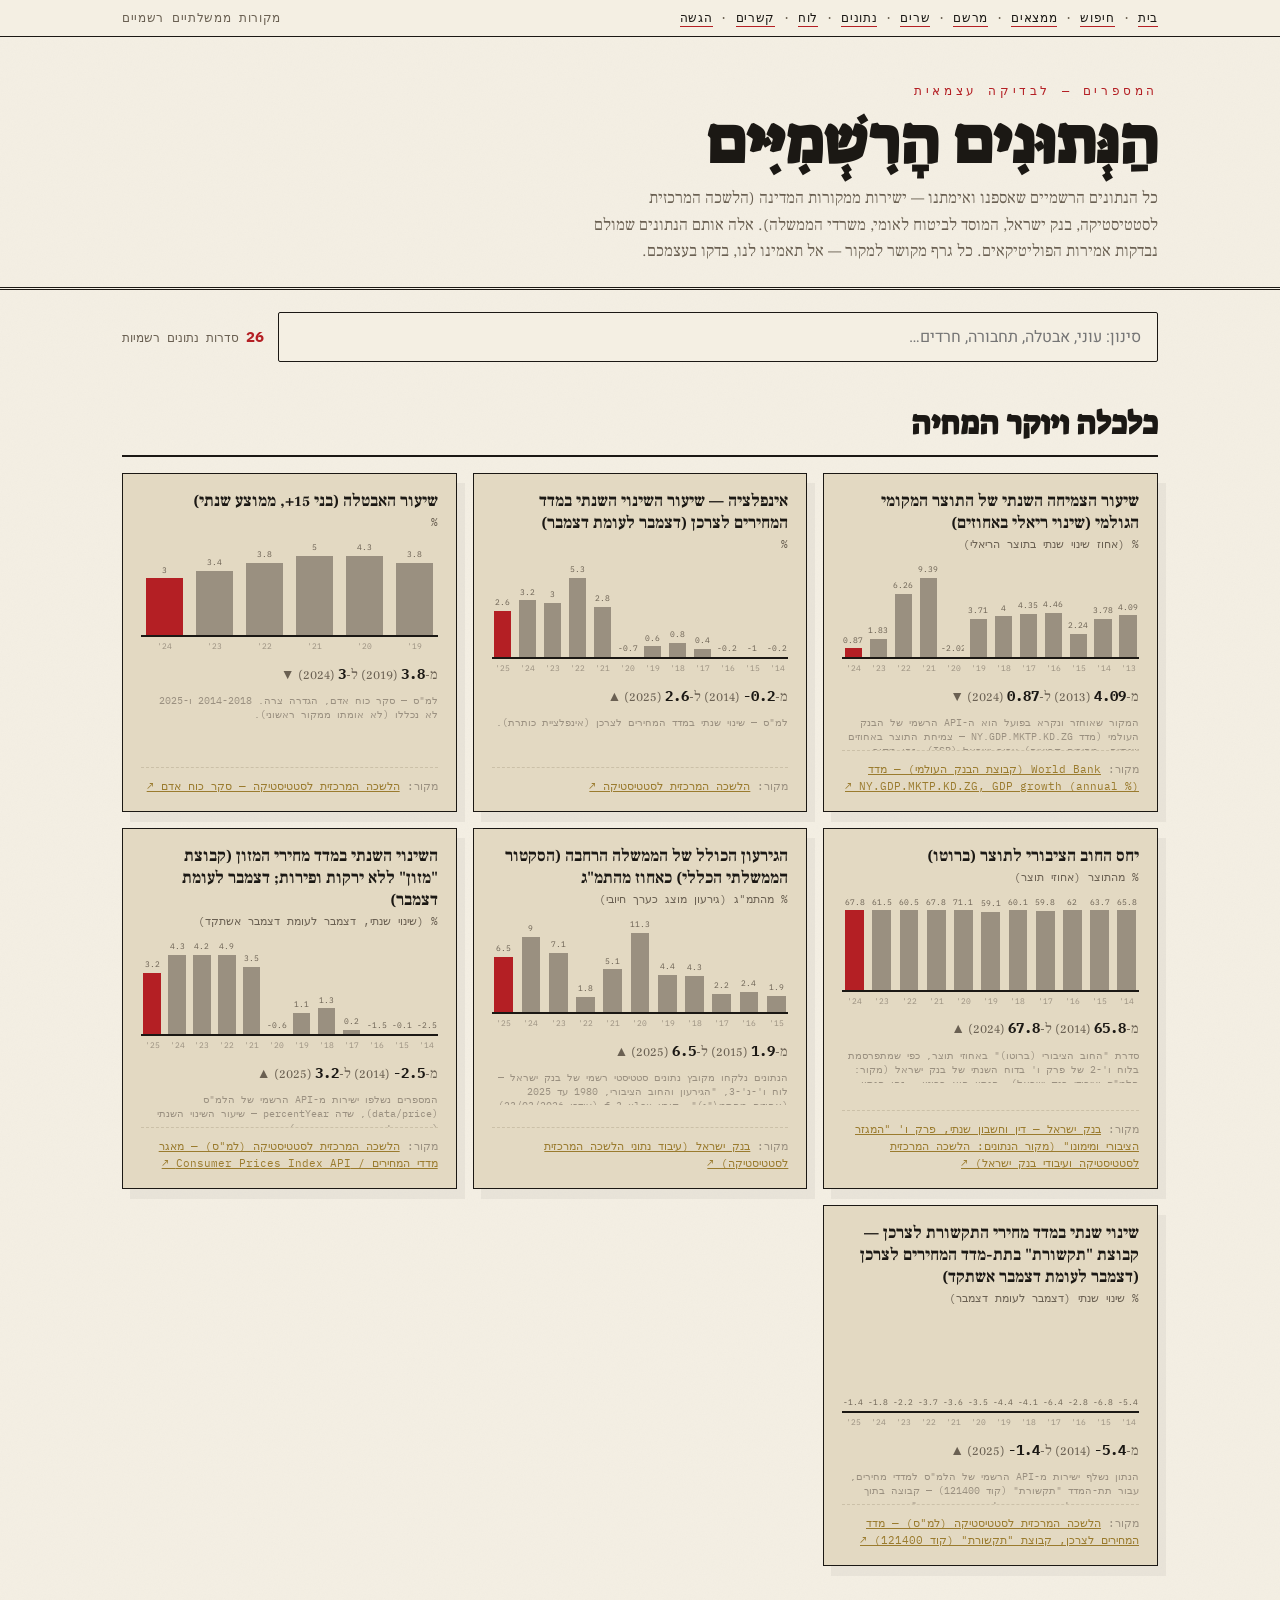
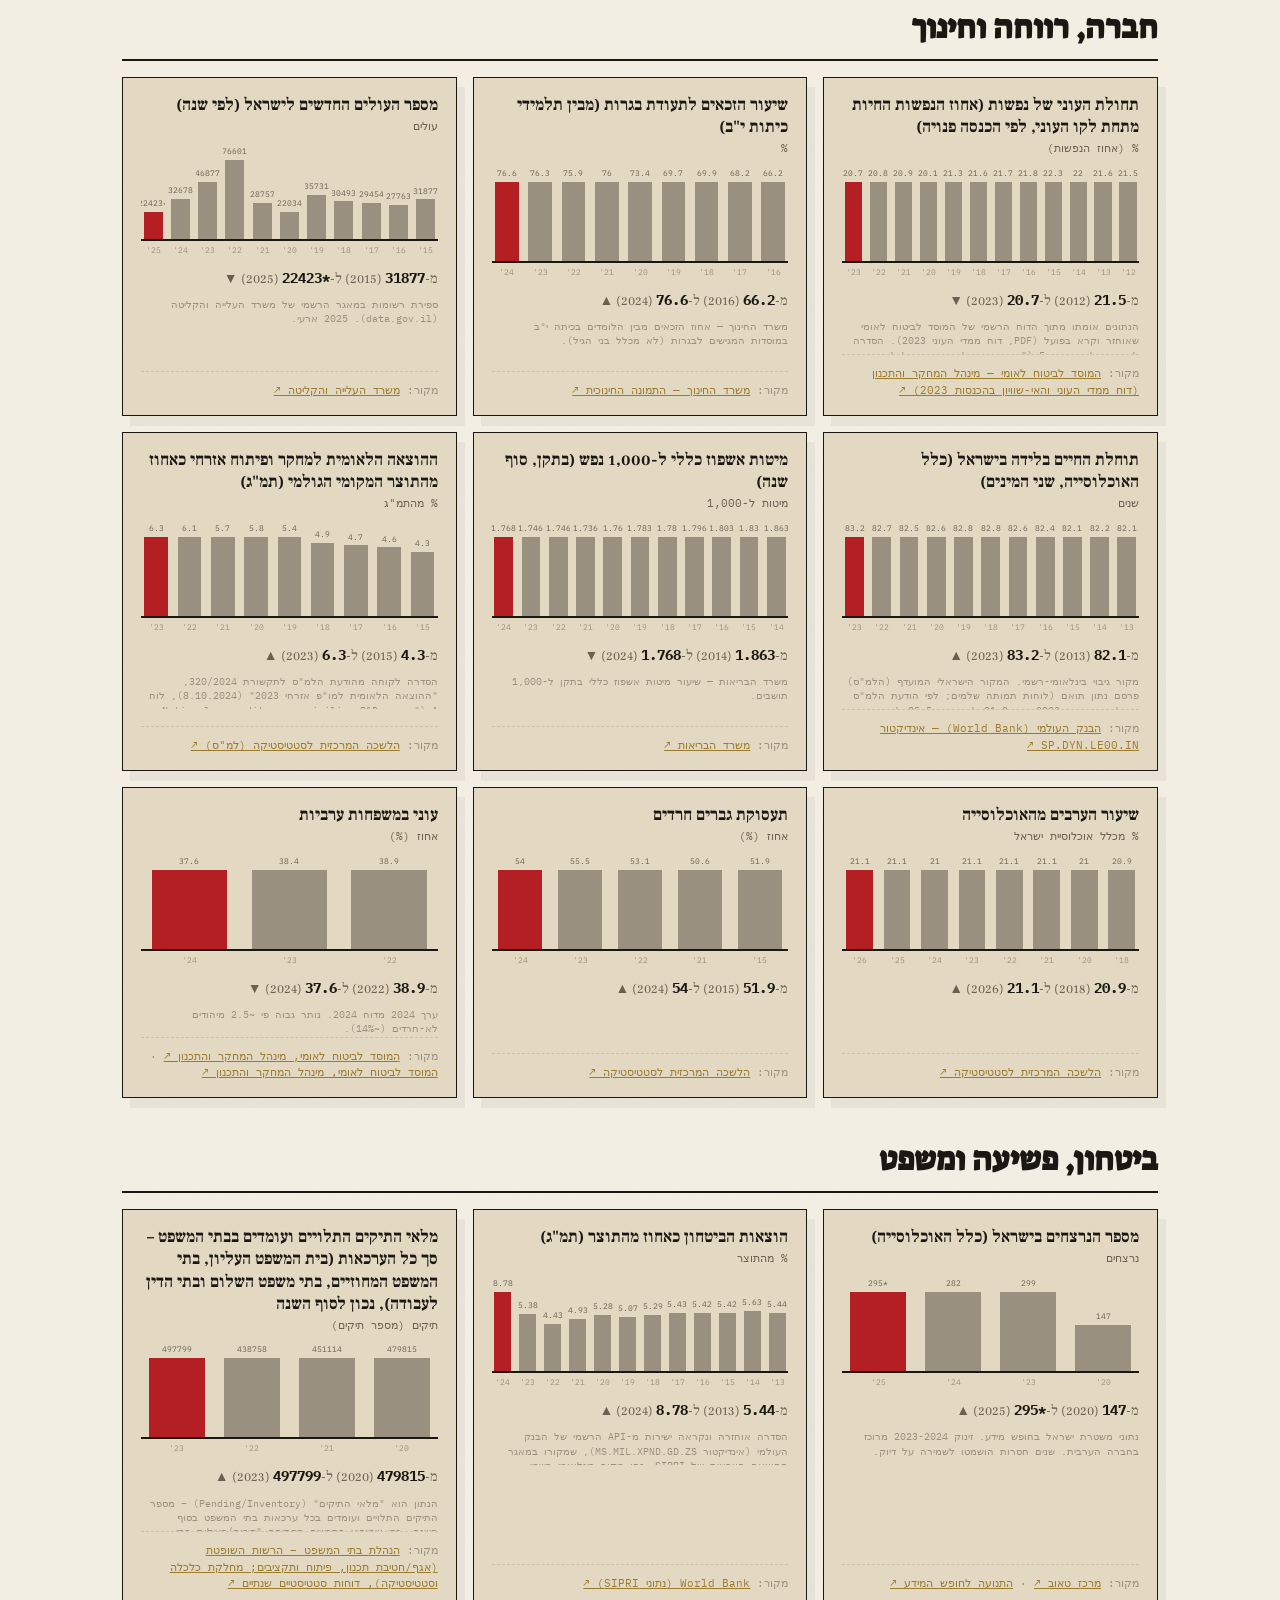
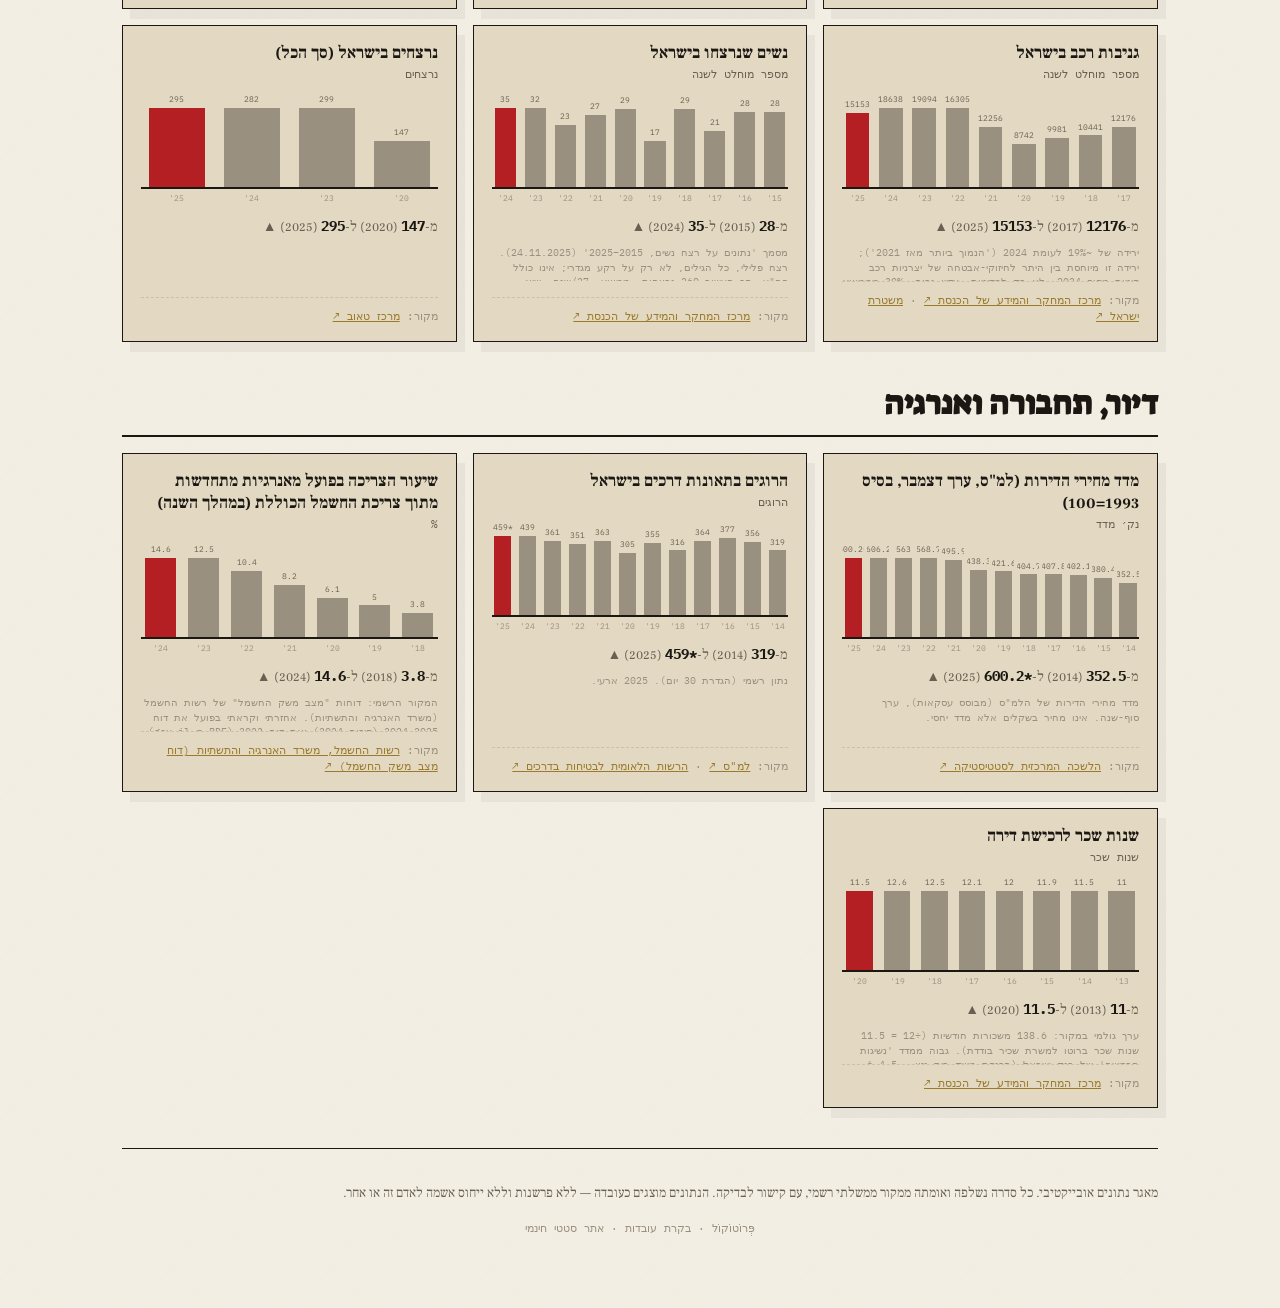
<file: docs/statistics.html>
<!DOCTYPE html>
<!-- פְּרוֹטוֹקוֹל · הנתונים הרשמיים — browsable view of every official statistic we collected
     (docs/data/portfolio_series.json). Each series shows a chart + its government source. -->
<html lang="he" dir="rtl">
<head>
<meta charset="utf-8" /><meta name="viewport" content="width=device-width, initial-scale=1, viewport-fit=cover" />
<title>פְּרוֹטוֹקוֹל · הנתונים הרשמיים</title>
<link rel="icon" href="data:image/svg+xml,%3Csvg xmlns='http://www.w3.org/2000/svg' viewBox='0 0 100 100'%3E%3Crect width='100' height='100' rx='20' fill='%23b41f24'/%3E%3Cpath d='M27 52l16 16 30-37' fill='none' stroke='white' stroke-width='11' stroke-linecap='round' stroke-linejoin='round'/%3E%3C/svg%3E" />
<meta name="description" content="כל הנתונים הרשמיים שאספנו ממקורות ממשלתיים (למ\"ס, בנק ישראל, משרדי הממשלה) — מוצגים כגרפים עם קישור למקור לבדיקה עצמאית." />
<meta property="og:type" content="website" /><meta property="og:site_name" content="פְּרוֹטוֹקוֹל" />
<meta property="og:title" content="פְּרוֹטוֹקוֹל · הנתונים הרשמיים של מדינת ישראל" />
<meta property="og:image" content="https://noamsolomon123.github.io/protokol/og.png" />
<meta property="og:image:width" content="1200" />
<meta property="og:image:height" content="630" />
<meta name="twitter:image" content="https://noamsolomon123.github.io/protokol/og.png" />
<meta property="og:description" content="גרפים של הנתונים הרשמיים שמדינת ישראל פרסמה — כלכלה, חברה, ביטחון, דיור — כל אחד עם מקור בר-בדיקה." />
<link rel="preconnect" href="https://fonts.googleapis.com" /><link rel="preconnect" href="https://fonts.gstatic.com" crossorigin />
<link href="https://fonts.googleapis.com/css2?family=Frank+Ruhl+Libre:wght@400;500;700;900&family=Suez+One&family=Heebo:wght@300;400;500;700;800&family=IBM+Plex+Mono:wght@400;500;600&display=swap" rel="stylesheet" />
<style>
  :root{--paper:#f4efe3;--paper-2:#ece4d2;--paper-edge:#e3d9c2;--ink:#1b1814;--ink-soft:#6a6052;--ink-faint:#9a9080;--rule:#cbc0a8;--stamp:#b41f24;--stamp-deep:#8b1216;--true:#3c6446;--gold:#9a7b2e;--maxw:1080px;}
  *{box-sizing:border-box;} html{-webkit-text-size-adjust:100%;}
  body{margin:0;background:var(--paper);color:var(--ink);font-family:"Heebo",sans-serif;line-height:1.6;
    background-image:url("data:image/svg+xml;utf8,<svg xmlns='http://www.w3.org/2000/svg' width='160' height='160'><filter id='n'><feTurbulence type='fractalNoise' baseFrequency='0.8' numOctaves='2' stitchTiles='stitch'/><feColorMatrix type='saturate' values='0'/></filter><rect width='100%25' height='100%25' filter='url(%23n)' opacity='0.035'/></svg>");}
  ::selection{background:var(--stamp);color:var(--paper);} a{color:inherit;}
  .wrap{max-width:var(--maxw);margin:0 auto;padding:0 22px;} .num{font-family:"IBM Plex Mono",monospace;direction:ltr;unicode-bidi:isolate;}
  .filebar{border-bottom:1.5px solid var(--ink);background:var(--paper);position:sticky;top:0;z-index:40;}
  .filebar .wrap{display:flex;justify-content:space-between;align-items:center;gap:14px;padding:9px 22px;font-family:"IBM Plex Mono",monospace;font-size:11.5px;letter-spacing:.06em;color:var(--ink-soft);text-transform:uppercase;flex-wrap:wrap;}
  .nav-link{text-decoration:none;color:var(--ink);border-bottom:1.5px solid var(--stamp);padding-bottom:1px;white-space:nowrap;}
  header.mast{padding:44px 0 22px;border-bottom:3px double var(--ink);}
  .kicker{font-family:"IBM Plex Mono",monospace;font-size:12px;letter-spacing:.3em;color:var(--stamp);text-transform:uppercase;margin-bottom:12px;}
  .wordmark{font-family:"Suez One",serif;font-size:clamp(34px,7vw,64px);line-height:.92;margin:0;}
  .standfirst{font-family:"Frank Ruhl Libre",serif;font-size:16.5px;color:var(--ink-soft);margin:14px 0 0;max-width:64ch;}
  .toolbar{display:flex;gap:14px;align-items:center;flex-wrap:wrap;margin:22px 0 4px;}
  .search{flex:1;min-width:240px;font-family:"Heebo";font-size:16px;padding:12px 16px;border:1.5px solid var(--ink);background:var(--paper);color:var(--ink);border-radius:2px;}
  .search:focus{outline:none;border-color:var(--stamp);}
  .count{font-family:"IBM Plex Mono",monospace;font-size:12px;color:var(--ink-soft);}.count b{color:var(--stamp);font-size:15px;}
  .cat{font-family:"Suez One",serif;font-size:clamp(22px,4vw,32px);margin:36px 0 4px;border-bottom:2px solid var(--ink);padding-bottom:6px;}
  .grid{display:grid;grid-template-columns:repeat(auto-fill,minmax(330px,1fr));gap:16px;margin:16px 0;}
  .stat{border:1.5px solid var(--ink);background:var(--paper-edge);padding:16px 18px;box-shadow:8px 10px 0 rgba(27,24,20,.05);display:flex;flex-direction:column;}
  .stat h3{font-family:"Frank Ruhl Libre",serif;font-weight:700;font-size:17px;line-height:1.3;margin:0 0 2px;}
  .stat .unit{font-family:"IBM Plex Mono",monospace;font-size:10.5px;color:var(--ink-soft);margin-bottom:10px;}
  .chart{display:flex;align-items:flex-end;gap:3px;height:96px;border-bottom:2px solid var(--ink);}
  .bar{flex:1;min-width:0;overflow:hidden;display:flex;flex-direction:column;align-items:center;justify-content:flex-end;height:100%;}
  .bar i{width:78%;background:var(--ink-faint);display:block;}
  .bar:last-child i{background:var(--stamp);}
  .bar .v{font-family:"IBM Plex Mono",monospace;font-size:8px;color:var(--ink-soft);margin-bottom:2px;}
  .labels{display:flex;gap:3px;margin-top:3px;}
  .labels span{flex:1;min-width:0;overflow:hidden;text-align:center;font-family:"IBM Plex Mono",monospace;font-size:8px;color:var(--ink-faint);}
  .delta{font-family:"Frank Ruhl Libre",serif;font-size:14px;margin-top:10px;color:var(--ink-soft);}
  .delta b{font-family:"IBM Plex Mono",monospace;color:var(--ink);}
  .arrow{font-weight:800;color:var(--ink-soft);}
  .src{font-family:"IBM Plex Mono",monospace;font-size:10.5px;color:var(--ink-faint);margin-top:auto;padding-top:10px;border-top:1px dashed var(--rule);}
  .src a{color:var(--gold);}
  .note{font-family:"IBM Plex Mono",monospace;font-size:9.5px;color:var(--ink-faint);margin-top:8px;line-height:1.5;max-height:3.6em;overflow:hidden;cursor:pointer;}
  .note.open{max-height:none;}
  .state{font-family:"Frank Ruhl Libre",serif;font-size:17px;color:var(--ink-soft);padding:40px 8px;}
  footer{margin:40px 0 70px;padding-top:20px;border-top:1.5px solid var(--ink);font-family:"Frank Ruhl Libre",serif;font-size:13.5px;color:var(--ink-soft);}
  .colophon{font-family:"IBM Plex Mono",monospace;font-size:11px;color:var(--ink-faint);margin-top:16px;text-align:center;}
</style>
</head>
<body>
  <div class="filebar"><div class="wrap">
    <span><a class="nav-link" href="./home.html">בית</a> · <a class="nav-link" href="./search.html">חיפוש</a> · <a class="nav-link" href="./findings.html">ממצאים</a> · <a class="nav-link" href="./directory.html">מרשם</a> · <a class="nav-link" href="./ministers.html">שרים</a> · <a class="nav-link" href="./statistics.html">נתונים</a> · <a class="nav-link" href="./leaderboard.html">לוח</a> · <a class="nav-link" href="./connections.html">קשרים</a> · <a class="nav-link" href="./submit.html">הגשה</a></span>
    <span>מקורות ממשלתיים רשמיים</span>
  </div></div>
  <header class="mast"><div class="wrap">
    <div class="kicker">המספרים — לבדיקה עצמאית</div>
    <h1 class="wordmark">הַנְּתוּנִים הָרִשְׁמִיִּים</h1>
    <p class="standfirst">כל הנתונים הרשמיים שאספנו ואימתנו — ישירות ממקורות המדינה (הלשכה המרכזית לסטטיסטיקה, בנק ישראל, המוסד לביטוח לאומי, משרדי הממשלה). אלה אותם הנתונים שמולם נבדקות אמירות הפוליטיקאים. כל גרף מקושר למקור — אל תאמינו לנו, בדקו בעצמכם.</p>
  </div></header>
  <div class="wrap">
    <div class="toolbar">
      <input id="q" class="search" type="search" placeholder="סינון: עוני, אבטלה, תחבורה, חרדים…" aria-label="סינון נתונים" />
      <span class="count" id="count"></span>
    </div>
    <div id="cats"></div>
    <p id="state" class="state">טוען נתונים…</p>
    <footer>
      <p>מאגר נתונים אובייקטיבי. כל סדרה נשלפה ואומתה ממקור ממשלתי רשמי, עם קישור לבדיקה. הנתונים מוצגים כעובדה — ללא פרשנות וללא ייחוס אשמה לאדם זה או אחר.</p>
      <div class="colophon">פְּרוֹטוֹקוֹל · בקרת עובדות · אתר סטטי חינמי</div>
    </footer>
  </div>
<script>
const esc=t=>(t||'').replace(/&/g,'&amp;').replace(/</g,'&lt;').replace(/>/g,'&gt;');
// domain grouping for the 19 series
const CATS=[
  ['כלכלה ויוקר המחיה', ['gdp_growth','inflation','unemployment','debt_to_gdp','gov_deficit_gdp','food_price_index','mobile_price_index']],
  ['חברה, רווחה וחינוך', ['poverty_rate','education','aliyah','life_expectancy','health','rd_expenditure_gdp']],
  ['ביטחון, פשיעה ומשפט', ['crime','defense_budget_gdp','court_pending_cases']],
  ['דיור, תחבורה ואנרגיה', ['housing','transport','renewable_electricity_share']],
];
let SERIES={};

function statCard(key){
  const s=SERIES[key]; if(!s) return '';
  const pts=s.points||[]; if(!pts.length) return '';
  const max=Math.max(...pts.map(p=>p.value),1);
  const bars=pts.map(p=>`<div class="bar" title="${p.year}: ${p.value}"><span class="v num">${p.value}${p.provisional?'*':''}</span><i style="height:${Math.round(p.value/max*100)}%"></i></div>`).join('');
  const labels=pts.map(p=>`<span class="num">'${String(p.year).slice(2)}</span>`).join('');
  const first=pts[0], last=pts[pts.length-1];
  const up=last.value>first.value, same=last.value===first.value;
  const delta=`<div class="delta">מ-<b class="num">${first.value}</b> (${first.year}) ל-<b class="num">${last.value}${last.provisional?'*':''}</b> (${last.year}) <span class="arrow ${up?'up':'down'}">${same?'':(up?'▲':'▼')}</span></div>`;
  const srcs=(s.sources||[]).map(x=>`<a href="${x.url}" target="_blank" rel="noopener">${esc(x.org)} ↗</a>`).join(' · ');
  const note=s.note?`<div class="note" onclick="this.classList.toggle('open')">${esc(s.note)}</div>`:'';
  return `<div class="stat" data-t="${esc((s.label||'')+' '+key)}">
    <h3>${esc(s.label)}</h3><div class="unit">${esc(s.unit||'')}</div>
    <div class="chart">${bars}</div><div class="labels">${labels}</div>
    ${delta}${note}
    <div class="src">מקור: ${srcs||'—'}</div>
  </div>`;
}

function searchText(key){
  const s=SERIES[key]||{};
  return ((s.label||'')+' '+key+' '+((s.match||[]).join(' '))+' '+(s.unit||'')+' '+(s.note||'')).toLowerCase();
}
function render(filter){
  const q=(filter||'').trim().toLowerCase();
  let shown=0, html='';
  for(const [cat,keys] of CATS){
    // filter by a dedicated text key (label + synonyms + unit + note), not the card HTML
    const matched=keys.filter(k=>SERIES[k] && (!q || searchText(k).includes(q)));
    const filtered=matched.map(statCard).filter(Boolean);
    if(!filtered.length) continue;
    shown+=filtered.length;
    html+=`<h2 class="cat">${cat}</h2><div class="grid">${filtered.join('')}</div>`;
  }
  document.getElementById('cats').innerHTML=html || '<p class="state">לא נמצאו נתונים לסינון.</p>';
  document.getElementById('count').innerHTML=`<b>${shown}</b> סדרות נתונים רשמיות`;
}

function mergeCatalog(cat){
  // fold catalog-derived series into SERIES and into the right category bucket
  if(!cat||!cat.series) return;
  for(const [key,s] of Object.entries(cat.series)){
    SERIES[key]=s;
    let bucket=CATS.find(c=>c[0]===s.category);
    if(!bucket){ bucket=[s.category,[]]; CATS.push(bucket); }
    if(!bucket[1].includes(key)) bucket[1].push(key);
  }
}
Promise.all([
  fetch('data/portfolio_series.json',{cache:'no-store'}).then(r=>r.ok?r.json():null).catch(()=>null),
  fetch('data/catalog_series.json',{cache:'no-store'}).then(r=>r.ok?r.json():null).catch(()=>null)
]).then(([d,cat])=>{
  if(!d||!d.series){ document.getElementById('state').textContent='הנתונים אינם זמינים כרגע.'; return; }
  SERIES={...d.series};
  mergeCatalog(cat);
  document.getElementById('state').style.display='none';
  render('');
}).catch(()=>{ document.getElementById('state').textContent='שגיאה בטעינת הנתונים.'; });
document.getElementById('q').addEventListener('input',e=>render(e.target.value));
</script>
</body>
</html>
</file>
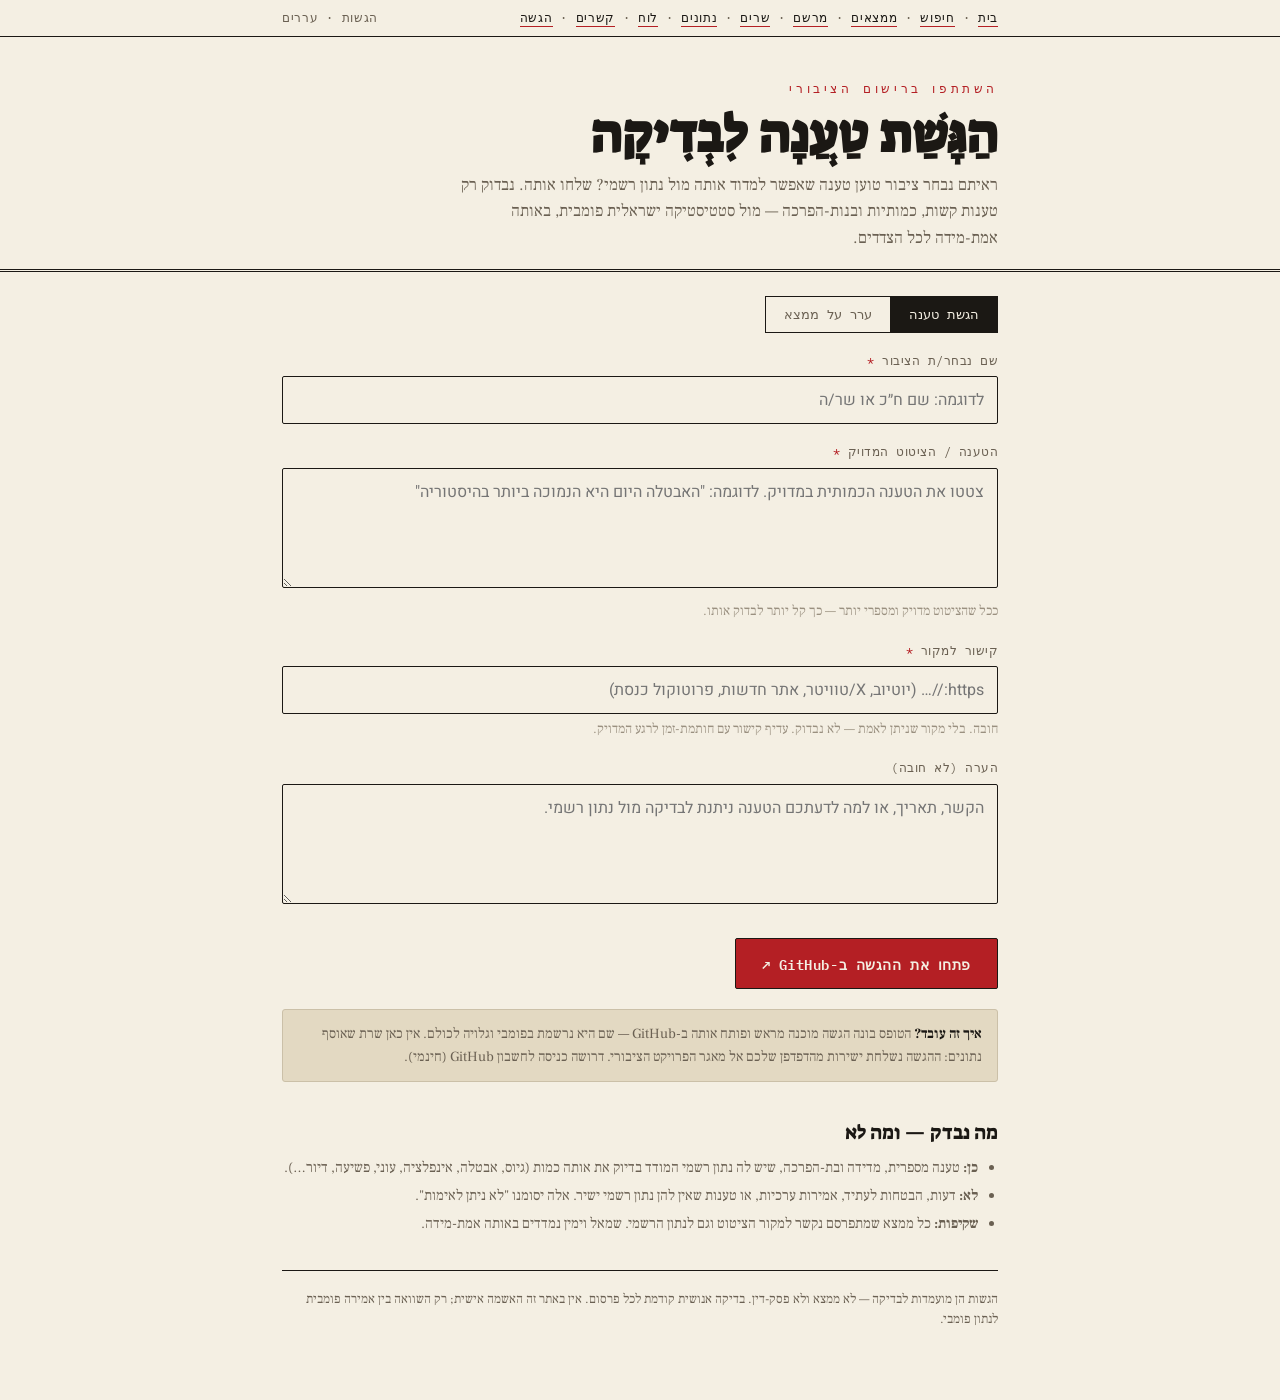
<file: docs/submit.html>
<!DOCTYPE html>
<!-- פְּרוֹטוֹקוֹל · הגשות + עררים — public submits a clip/claim for review; an MK can dispute a finding.
     Backend-free: builds a prefilled GitHub issue on the project repo (the submitter clicks through and posts it). -->
<html lang="he" dir="rtl">
<head>
<meta charset="utf-8" /><meta name="viewport" content="width=device-width, initial-scale=1, viewport-fit=cover" />
<title>פְּרוֹטוֹקוֹל · הגשת טענה לבדיקה</title>
<meta name="description" content="הגישו ציטוט או טענה של נבחר ציבור לבדיקה מול הנתונים הרשמיים — או הגישו ערר על ממצא קיים." />
<meta property="og:title" content="פְּרוֹטוֹקוֹל · הגשת טענה לבדיקה" />
<meta property="og:image" content="https://noamsolomon123.github.io/protokol/og.png" />
<meta property="og:image:width" content="1200" />
<meta property="og:image:height" content="630" />
<meta name="twitter:image" content="https://noamsolomon123.github.io/protokol/og.png" />
<meta property="og:description" content="ראיתם פוליטיקאי טוען טענה מספרית? הגישו אותה לבדיקה מול הסטטיסטיקה הרשמית." />
<meta property="og:type" content="website" /><meta name="twitter:card" content="summary" />
<link rel="icon" href="data:image/svg+xml,%3Csvg xmlns='http://www.w3.org/2000/svg' viewBox='0 0 100 100'%3E%3Crect width='100' height='100' rx='20' fill='%23b41f24'/%3E%3Cpath d='M27 52l16 16 30-37' fill='none' stroke='white' stroke-width='11' stroke-linecap='round' stroke-linejoin='round'/%3E%3C/svg%3E" />
<link rel="preconnect" href="https://fonts.googleapis.com" /><link rel="preconnect" href="https://fonts.gstatic.com" crossorigin />
<link href="https://fonts.googleapis.com/css2?family=Frank+Ruhl+Libre:wght@400;500;700;900&family=Suez+One&family=Heebo:wght@300;400;500;700;800&family=IBM+Plex+Mono:wght@400;500;600&display=swap" rel="stylesheet" />
<style>
  :root{--paper:#f4efe3;--paper-edge:#e3d9c2;--ink:#1b1814;--ink-soft:#6a6052;--ink-faint:#9a9080;--rule:#cbc0a8;--stamp:#b41f24;--gold:#9a7b2e;--ok:#3c6446;--maxw:760px;}
  *{box-sizing:border-box;} body{margin:0;background:var(--paper);color:var(--ink);font-family:"Heebo",sans-serif;line-height:1.6;}
  ::selection{background:var(--stamp);color:var(--paper);} a{color:inherit;}
  .wrap{max-width:var(--maxw);margin:0 auto;padding:0 22px;} .num{font-family:"IBM Plex Mono",monospace;direction:ltr;unicode-bidi:isolate;}
  .filebar{border-bottom:1.5px solid var(--ink);background:var(--paper);position:sticky;top:0;z-index:40;}
  .filebar .wrap{display:flex;justify-content:space-between;align-items:center;gap:14px;padding:9px 22px;font-family:"IBM Plex Mono",monospace;font-size:11.5px;letter-spacing:.06em;color:var(--ink-soft);text-transform:uppercase;}
  .nav-link{text-decoration:none;color:var(--ink);border-bottom:1.5px solid var(--stamp);padding-bottom:1px;}
  header.mast{padding:42px 0 18px;border-bottom:3px double var(--ink);}
  .kicker{font-family:"IBM Plex Mono",monospace;font-size:12px;letter-spacing:.3em;color:var(--stamp);text-transform:uppercase;margin-bottom:12px;}
  .wordmark{font-family:"Suez One",serif;font-size:clamp(30px,6vw,52px);line-height:.95;margin:0;}
  .standfirst{font-family:"Frank Ruhl Libre",serif;font-size:16.5px;color:var(--ink-soft);margin:12px 0 0;max-width:60ch;}
  .tabs{display:flex;gap:0;margin:24px 0 4px;border:1.5px solid var(--ink);width:fit-content;}
  .tab{font-family:"IBM Plex Mono",monospace;font-size:13px;padding:9px 18px;cursor:pointer;background:transparent;border:none;color:var(--ink-soft);border-inline-end:1.5px solid var(--ink);}
  .tab:last-child{border-inline-end:none;}
  .tab.on{background:var(--ink);color:var(--paper);}
  form{margin:18px 0 0;}
  label{display:block;font-family:"IBM Plex Mono",monospace;font-size:12px;letter-spacing:.04em;color:var(--ink-soft);text-transform:uppercase;margin:18px 0 6px;}
  label .req{color:var(--stamp);}
  input,textarea,select{width:100%;font-family:"Heebo";font-size:16px;padding:11px 13px;border:1.5px solid var(--ink);background:var(--paper);color:var(--ink);border-radius:2px;}
  input:focus,textarea:focus,select:focus{outline:none;border-color:var(--stamp);}
  textarea{min-height:120px;resize:vertical;line-height:1.55;}
  .hint{font-family:"Frank Ruhl Libre",serif;font-size:13.5px;color:var(--ink-faint);margin:5px 0 0;}
  .btn{margin-top:26px;font-family:"IBM Plex Mono",monospace;font-size:14px;font-weight:600;letter-spacing:.04em;padding:13px 26px;border:1.5px solid var(--ink);background:var(--stamp);color:var(--paper);border-radius:2px;cursor:pointer;}
  .btn:disabled{background:var(--rule);border-color:var(--rule);color:var(--ink-faint);cursor:not-allowed;}
  .note{font-family:"Frank Ruhl Libre",serif;font-size:14px;color:var(--ink-soft);background:var(--paper-edge);border:1px solid var(--rule);border-radius:3px;padding:13px 15px;margin:20px 0 0;}
  .note b{color:var(--ink);}
  .rules{font-family:"Frank Ruhl Libre",serif;font-size:14.5px;color:var(--ink-soft);margin:8px 0 0;padding-inline-start:20px;}
  .rules li{margin:5px 0;}
  footer{margin:34px 0 70px;padding-top:18px;border-top:1.5px solid var(--ink);font-family:"Frank Ruhl Libre",serif;font-size:13px;color:var(--ink-soft);}
</style>
</head>
<body>
  <div class="filebar"><div class="wrap">
    <span><a class="nav-link" href="./home.html">בית</a> · <a class="nav-link" href="./search.html">חיפוש</a> · <a class="nav-link" href="./findings.html">ממצאים</a> · <a class="nav-link" href="./directory.html">מרשם</a> · <a class="nav-link" href="./ministers.html">שרים</a> · <a class="nav-link" href="./statistics.html">נתונים</a> · <a class="nav-link" href="./leaderboard.html">לוח</a> · <a class="nav-link" href="./connections.html">קשרים</a> · <a class="nav-link" href="./submit.html">הגשה</a></span>
    <span>הגשות · עררים</span>
  </div></div>
  <header class="mast"><div class="wrap">
    <div class="kicker">השתתפו ברישום הציבורי</div>
    <h1 class="wordmark">הַגָּשַׁת טַעֲנָה לִבְדִיקָה</h1>
    <p class="standfirst">ראיתם נבחר ציבור טוען טענה שאפשר למדוד אותה מול נתון רשמי? שלחו אותה. נבדוק רק טענות קשות, כמותיות ובנות-הפרכה — מול סטטיסטיקה ישראלית פומבית, באותה אמת-מידה לכל הצדדים.</p>
  </div></header>
  <div class="wrap">
    <div class="tabs" role="tablist" aria-label="סוג הגשה">
      <button class="tab on" type="button" role="tab" aria-selected="true" data-mode="submission">הגשת טענה</button>
      <button class="tab" type="button" role="tab" aria-selected="false" data-mode="dispute">ערר על ממצא</button>
    </div>

    <form id="f">
      <div id="dispute-extra" style="display:none">
        <label for="finding">מספר/כותרת הממצא שעליו מוגש הערר <span class="req">*</span></label>
        <input id="finding" placeholder="לדוגמה: F-0042 או כותרת הממצא כפי שמופיעה באתר" />
        <p class="hint">מי שמגיש ערר על ממצא קיים — ציינו אותו במדויק כדי שנוכל לקשר.</p>
      </div>

      <label for="person">שם נבחר/ת הציבור <span class="req">*</span></label>
      <input id="person" placeholder="לדוגמה: שם ח״כ או שר/ה" required />

      <label for="claim">הטענה / הציטוט המדויק <span class="req">*</span></label>
      <textarea id="claim" placeholder="צטטו את הטענה הכמותית במדויק. לדוגמה: &quot;האבטלה היום היא הנמוכה ביותר בהיסטוריה&quot;" required></textarea>
      <p class="hint">ככל שהציטוט מדויק ומספרי יותר — כך קל יותר לבדוק אותו.</p>

      <label for="source">קישור למקור <span class="req">*</span></label>
      <input id="source" type="url" placeholder="https://… (יוטיוב, X/טוויטר, אתר חדשות, פרוטוקול כנסת)" required />
      <p class="hint">חובה. בלי מקור שניתן לאמת — לא נבדוק. עדיף קישור עם חותמת-זמן לרגע המדויק.</p>

      <label for="note">הערה (לא חובה)</label>
      <textarea id="note" placeholder="הקשר, תאריך, או למה לדעתכם הטענה ניתנת לבדיקה מול נתון רשמי."></textarea>

      <button class="btn" id="go" type="submit">פתחו את ההגשה ב-GitHub ↗</button>
      <div class="note" id="why">
        <b>איך זה עובד?</b> הטופס בונה הגשה מוכנה מראש ופותח אותה ב-GitHub — שם היא נרשמת בפומבי וגלויה לכולם.
        אין כאן שרת שאוסף נתונים: ההגשה נשלחת ישירות מהדפדפן שלכם אל מאגר הפרויקט הציבורי. דרושה כניסה לחשבון GitHub (חינמי).
      </div>
    </form>

    <p style="font-family:'Suez One',serif;font-size:20px;margin:34px 0 6px">מה נבדק — ומה לא</p>
    <ul class="rules">
      <li><b>כן:</b> טענה מספרית, מדידה ובת-הפרכה, שיש לה נתון רשמי המודד בדיוק את אותה כמות (גיוס, אבטלה, אינפלציה, עוני, פשיעה, דיור…).</li>
      <li><b>לא:</b> דעות, הבטחות לעתיד, אמירות ערכיות, או טענות שאין להן נתון רשמי ישיר. אלה יסומנו &quot;לא ניתן לאימות&quot;.</li>
      <li><b>שקיפות:</b> כל ממצא שמתפרסם נקשר למקור הציטוט וגם לנתון הרשמי. שמאל וימין נמדדים באותה אמת-מידה.</li>
    </ul>

    <footer>הגשות הן מועמדות לבדיקה — לא ממצא ולא פסק-דין. בדיקה אנושית קודמת לכל פרסום. אין באתר זה האשמה אישית; רק השוואה בין אמירה פומבית לנתון פומבי.</footer>
  </div>
<script>
const REPO='noamsolomon123/protokol';
const $=id=>document.getElementById(id);
let mode='submission';
document.querySelectorAll('.tab').forEach(t=>t.addEventListener('click',()=>{
  document.querySelectorAll('.tab').forEach(x=>{x.classList.remove('on');x.setAttribute('aria-selected','false');});
  t.classList.add('on'); t.setAttribute('aria-selected','true'); mode=t.dataset.mode;
  $('dispute-extra').style.display = mode==='dispute' ? 'block' : 'none';
  $('finding').required = mode==='dispute';
  $('go').textContent = (mode==='dispute' ? 'פתחו את הערר ב-GitHub ↗' : 'פתחו את ההגשה ב-GitHub ↗');
}));
$('f').addEventListener('submit',e=>{
  e.preventDefault();
  const person=$('person').value.trim(), claim=$('claim').value.trim(), source=$('source').value.trim(), note=$('note').value.trim();
  const isDispute = mode==='dispute', finding=$('finding').value.trim();
  const title = (isDispute ? '[ערר] ' : '[הגשה] ') + person + ' — ' + claim.slice(0,80);
  const body = [
    isDispute ? '**ערר על ממצא:** '+(finding||'(לא צוין)') : '**הגשת טענה לבדיקה**',
    '', '**נבחר/ת הציבור:** '+person,
    '', '**הטענה / הציטוט:**', '> '+claim.replace(/\n/g,'\n> '),
    '', '**מקור:** '+source,
    note ? '\n**הערה:** '+note : '',
    '', '---', '_נשלח מטופס ההגשות הציבורי של פְּרוֹטוֹקוֹל. מועמד לבדיקה — לא ממצא._'
  ].join('\n');
  const url='https://github.com/'+REPO+'/issues/new'
    +'?title='+encodeURIComponent(title)
    +'&body='+encodeURIComponent(body);
  window.open(url,'_blank','noopener');
});
</script>
</body>
</html>
</file>
